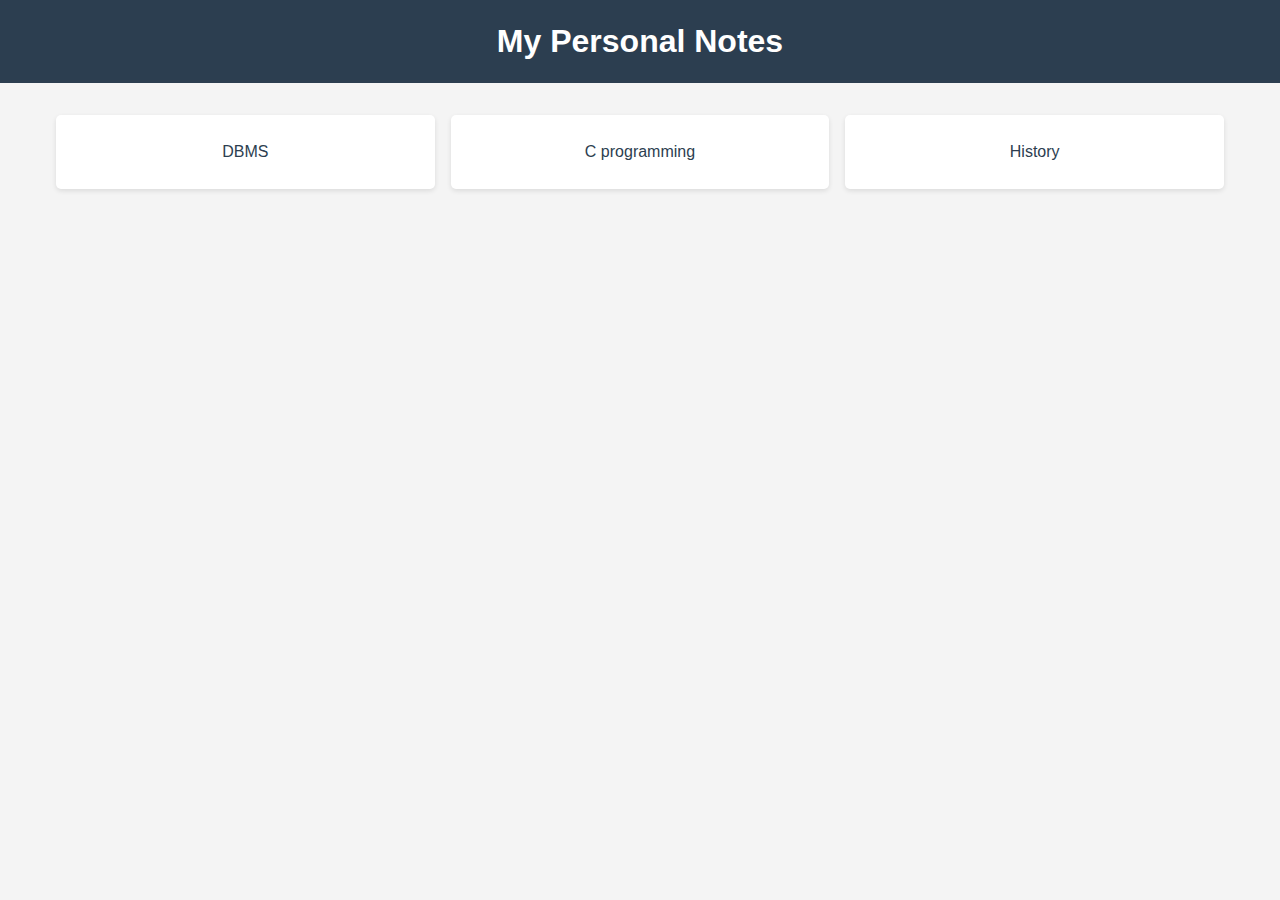
<file: index.html>
<!DOCTYPE html>
<html lang="en">
<head>
    <meta charset="UTF-8">
    <meta name="viewport" content="width=device-width, initial-scale=1.0">
    <title>Personal Notes</title>
    <link rel="stylesheet" href="style.css">
</head>
<body>
    <header>
        <h1>My Personal Notes</h1>
    </header>
    <main>
        <div class="subject-grid">
            <a href="subject.html?folder=DBMS" class="subject-card">DBMS</a>
            <a href="subject.html?folder=C_Programming" class="subject-card">C programming</a>
            <a href="subject.html?folder=History" class="subject-card">History</a>
        </div>
    </main>
</body>
</html>
</file>
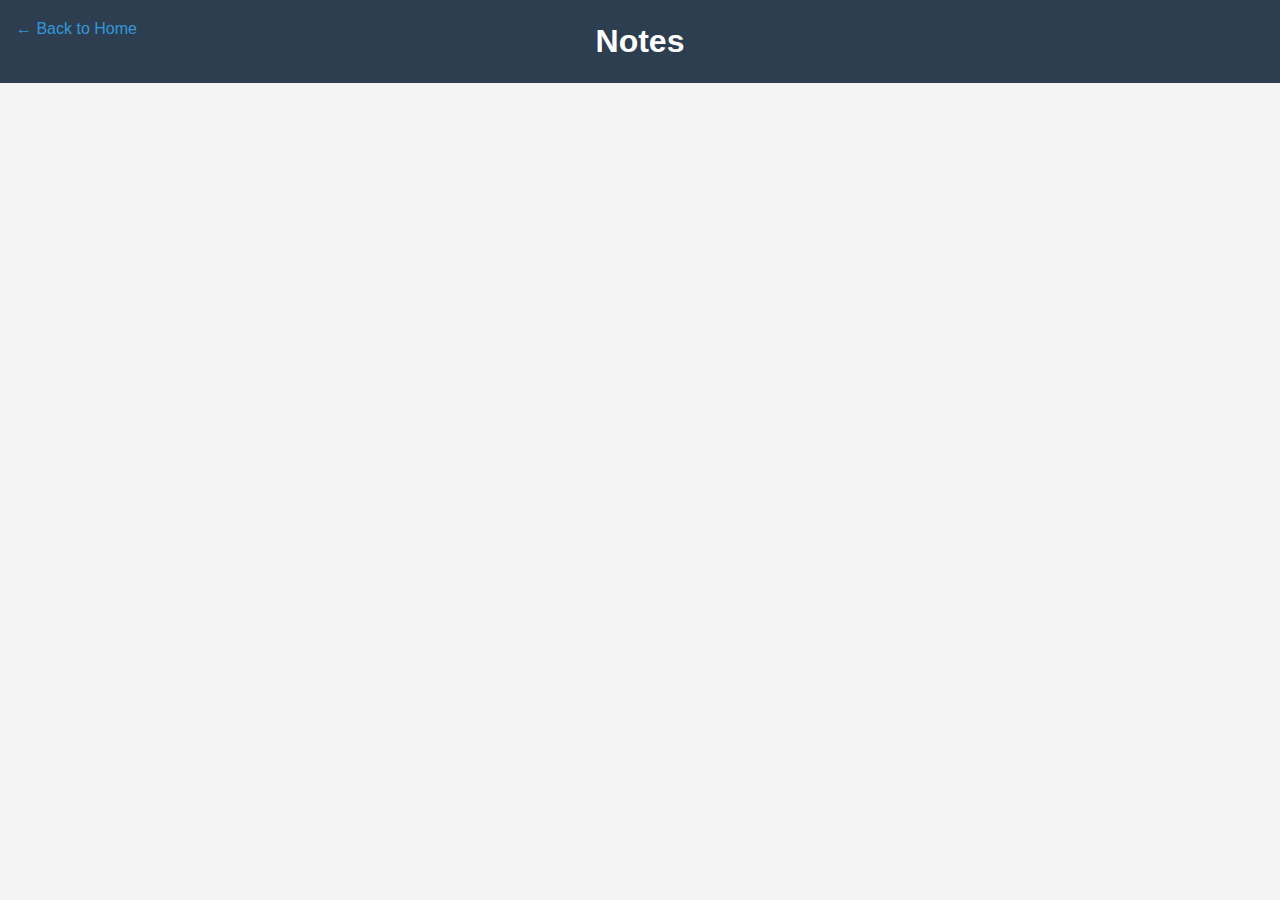
<file: subject.html>
<!DOCTYPE html>
<html lang="en">
<head>
    <meta charset="UTF-8">
    <meta name="viewport" content="width=device-width, initial-scale=1.0">
    <title>Subject Notes</title>
    <link rel="stylesheet" href="style.css">
</head>
<body>
    <header>
        <a href="index.html" class="back-link">&larr; Back to Home</a>
        <h1 id="subject-title">Notes</h1>
    </header>
    <main>
        <div id="notes-list" class="notes-grid"></div>
    </main>
    <script src="script.js"></script>
</body>
</html>
</file>
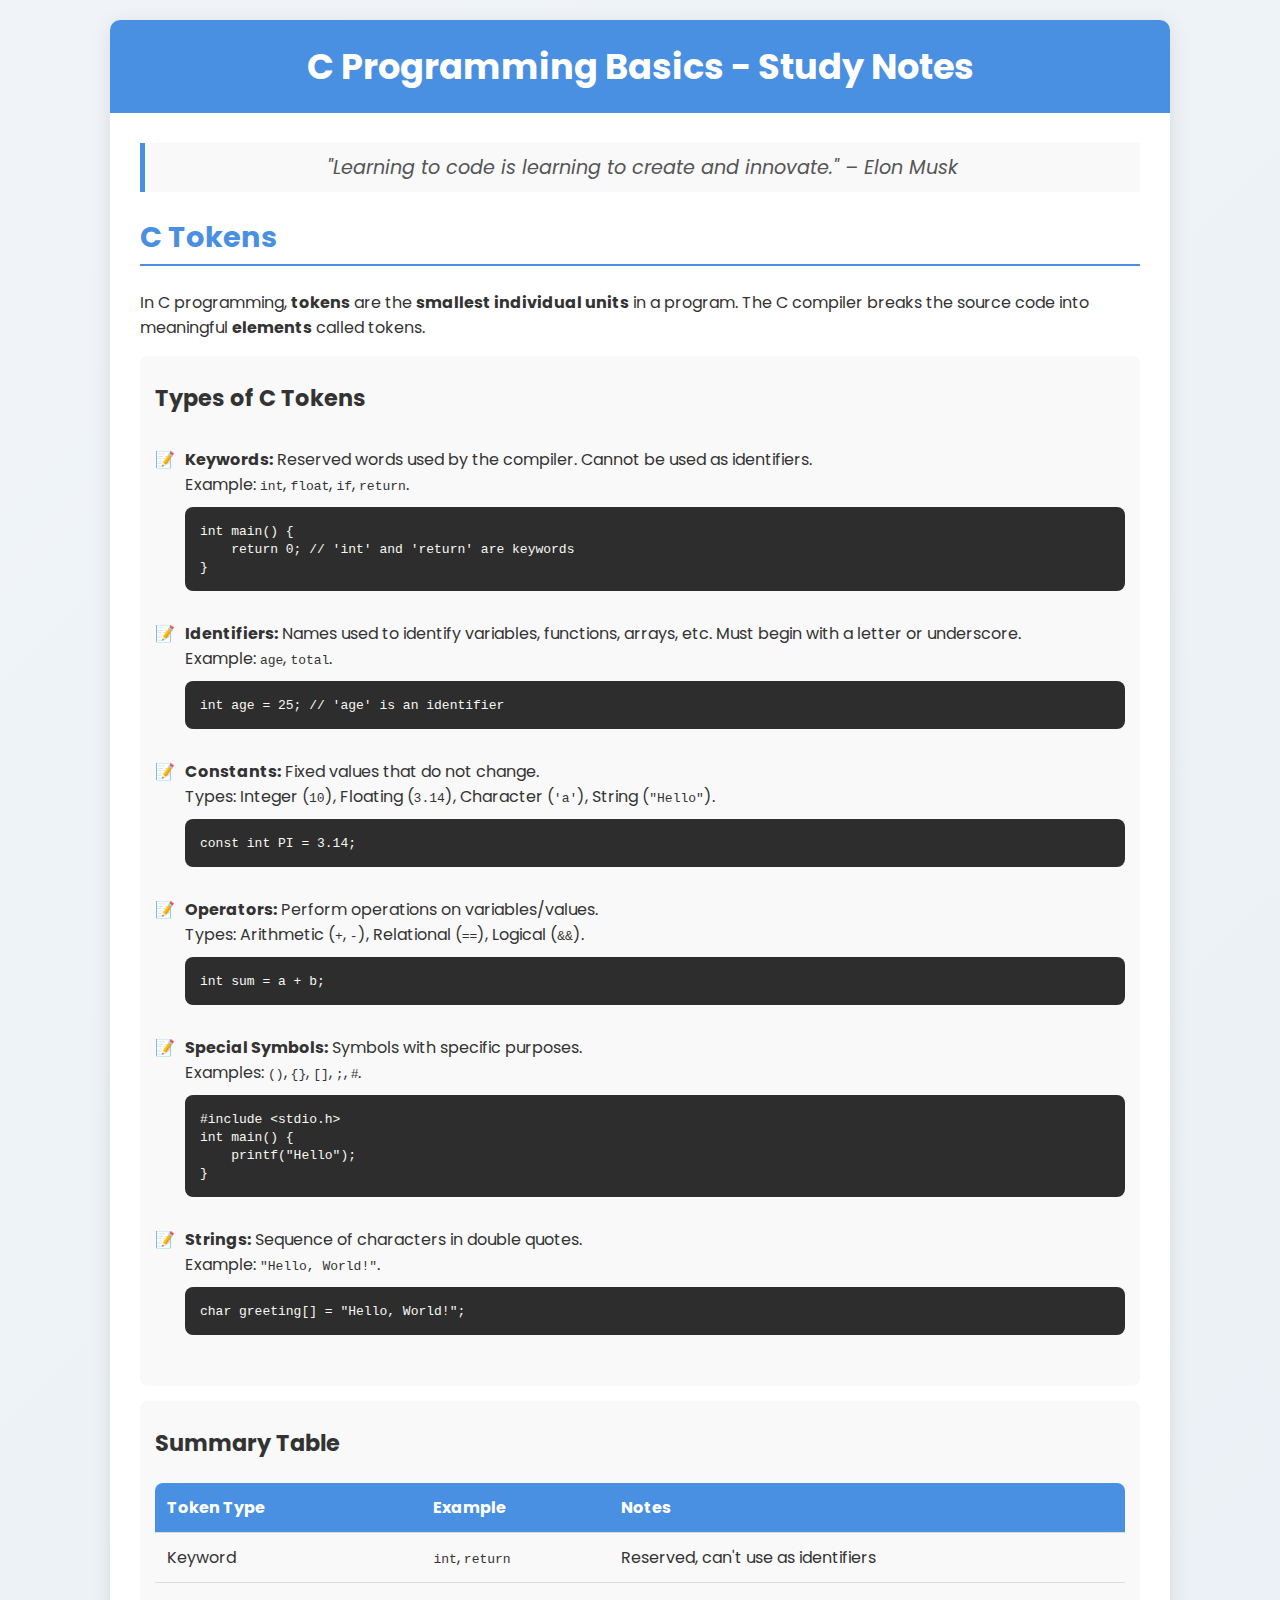
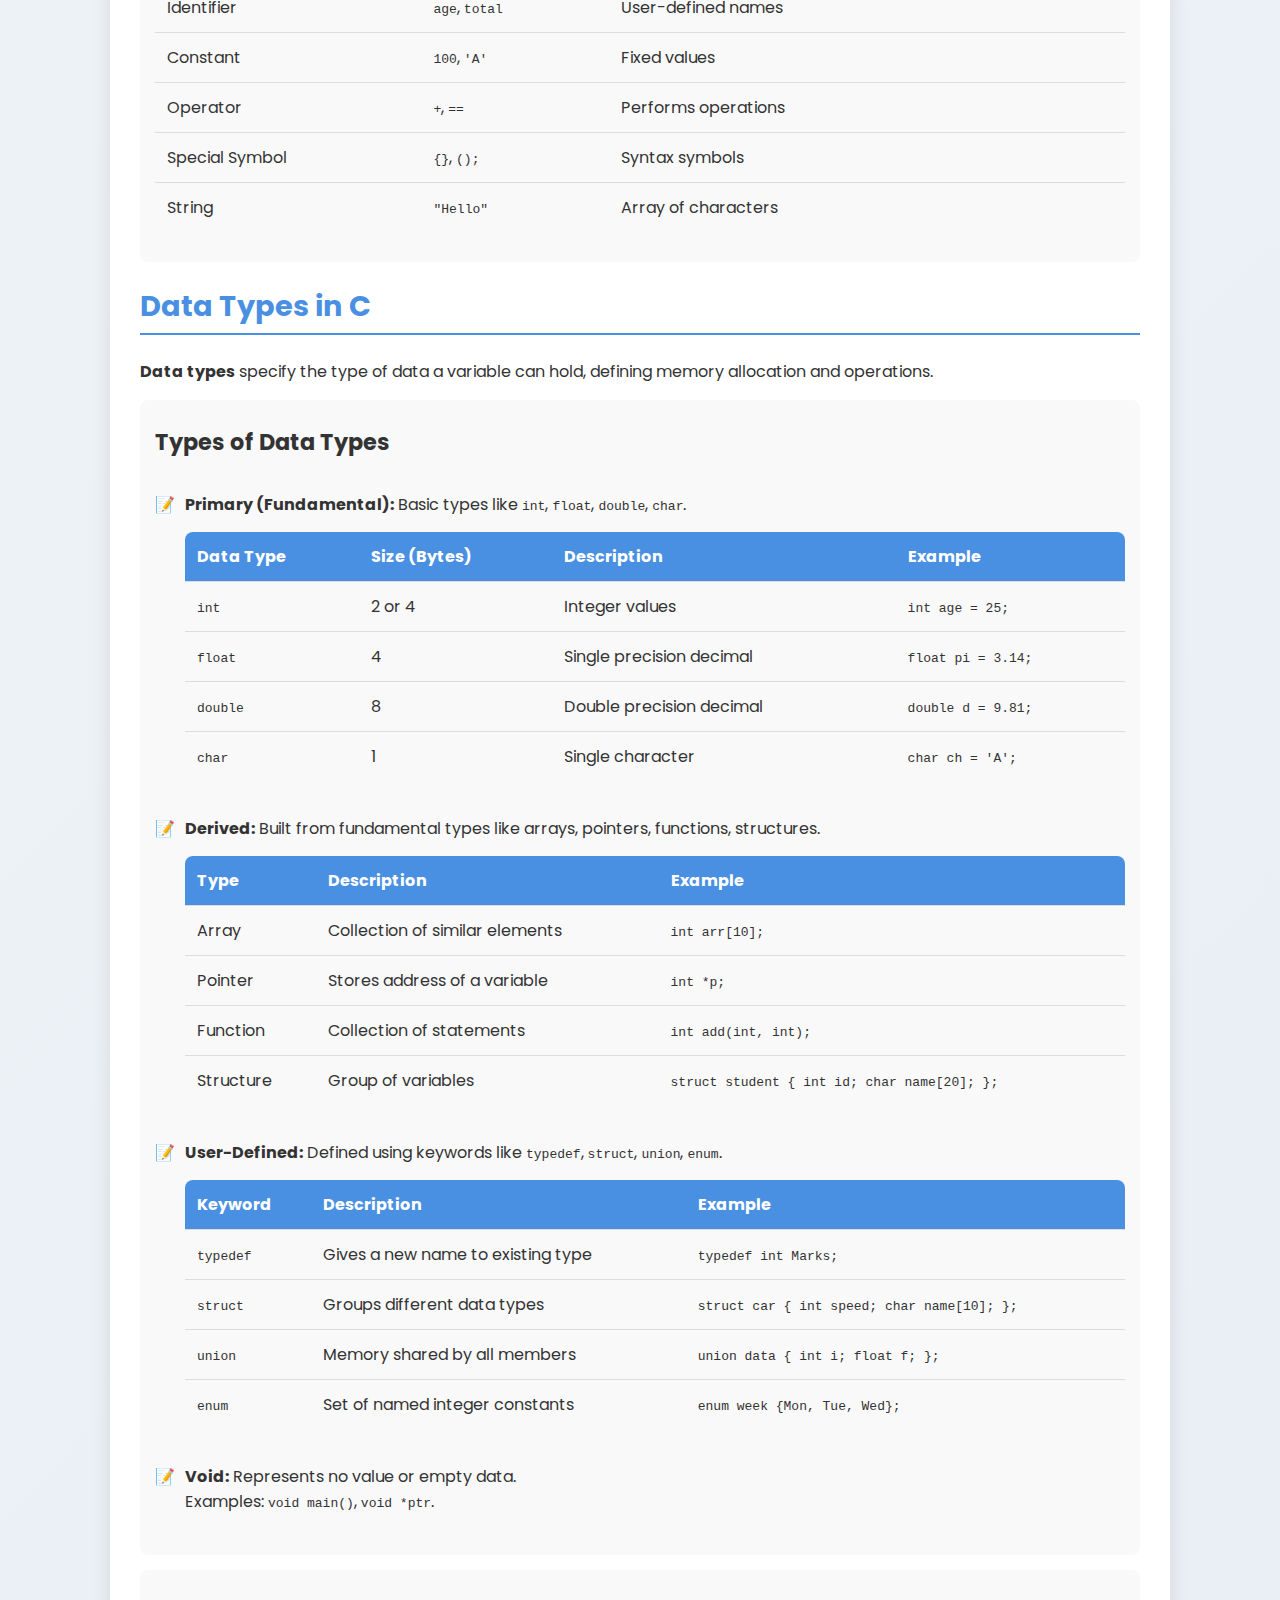
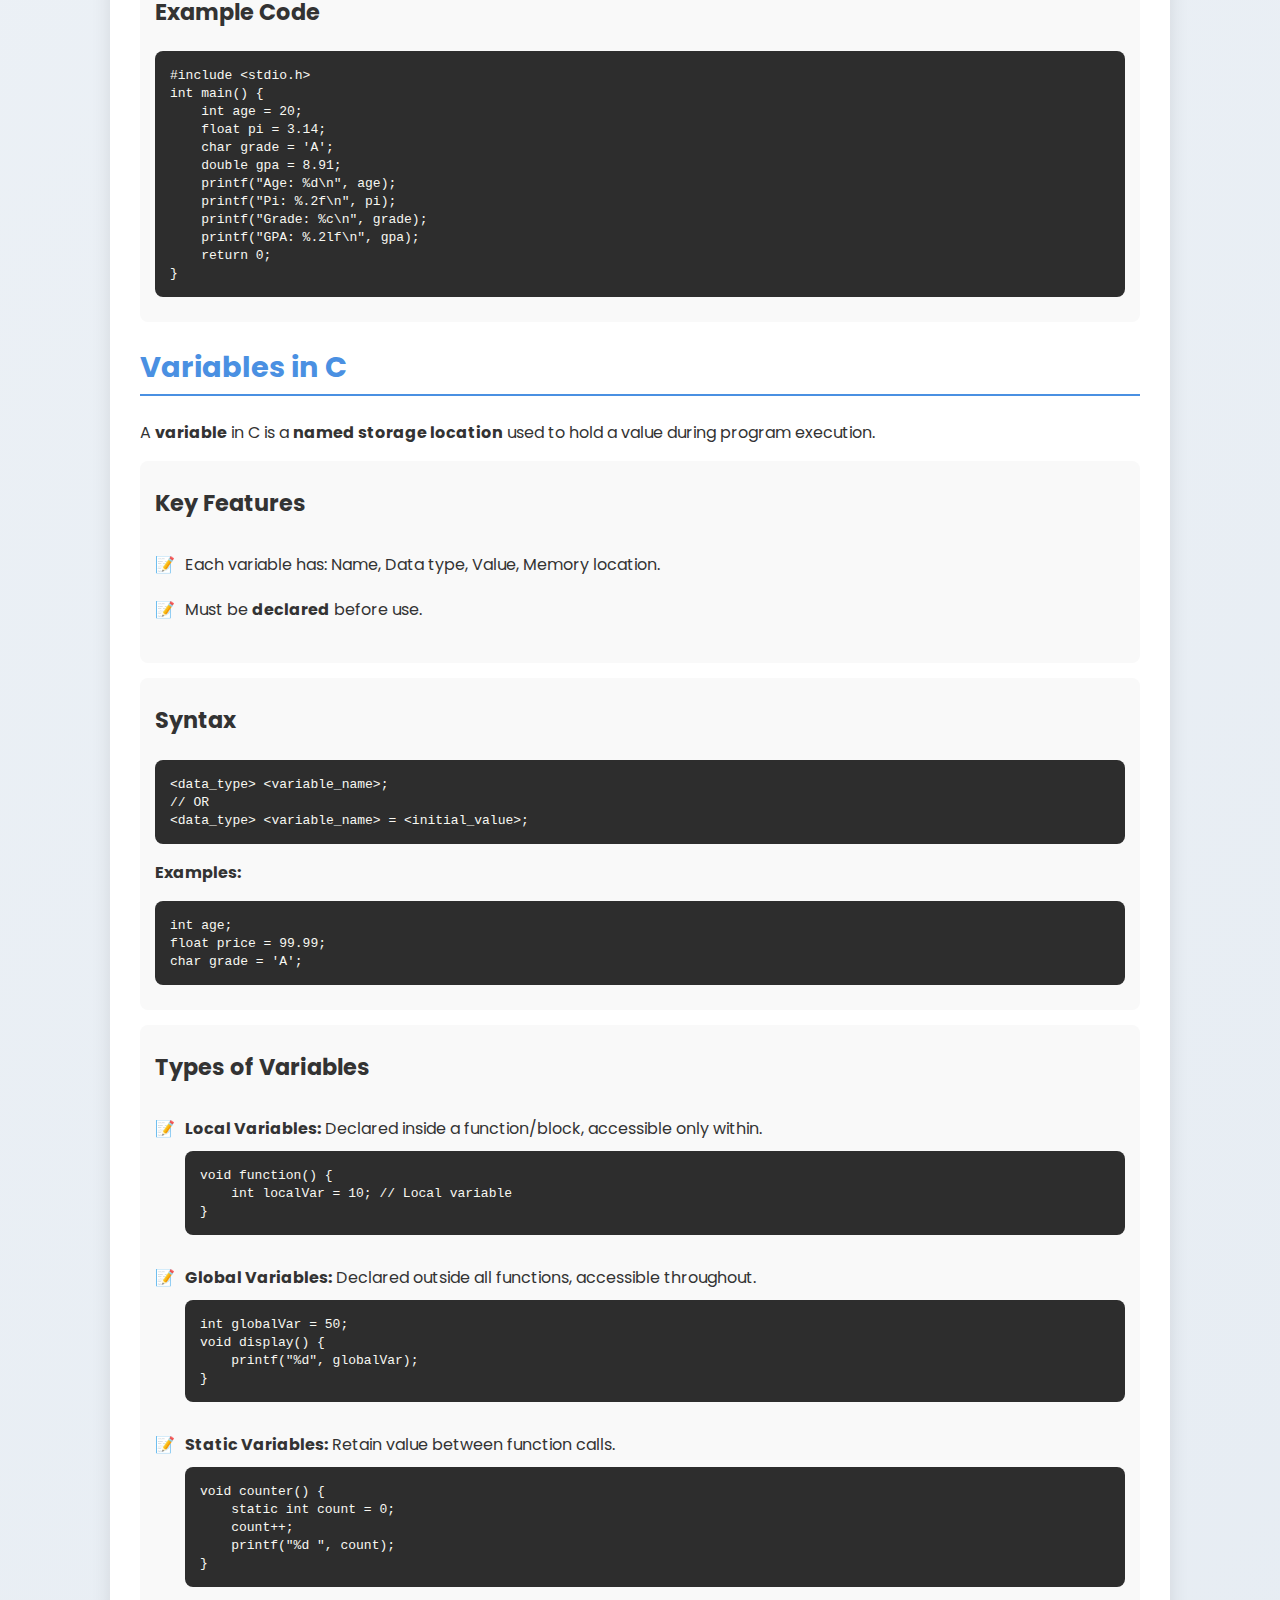
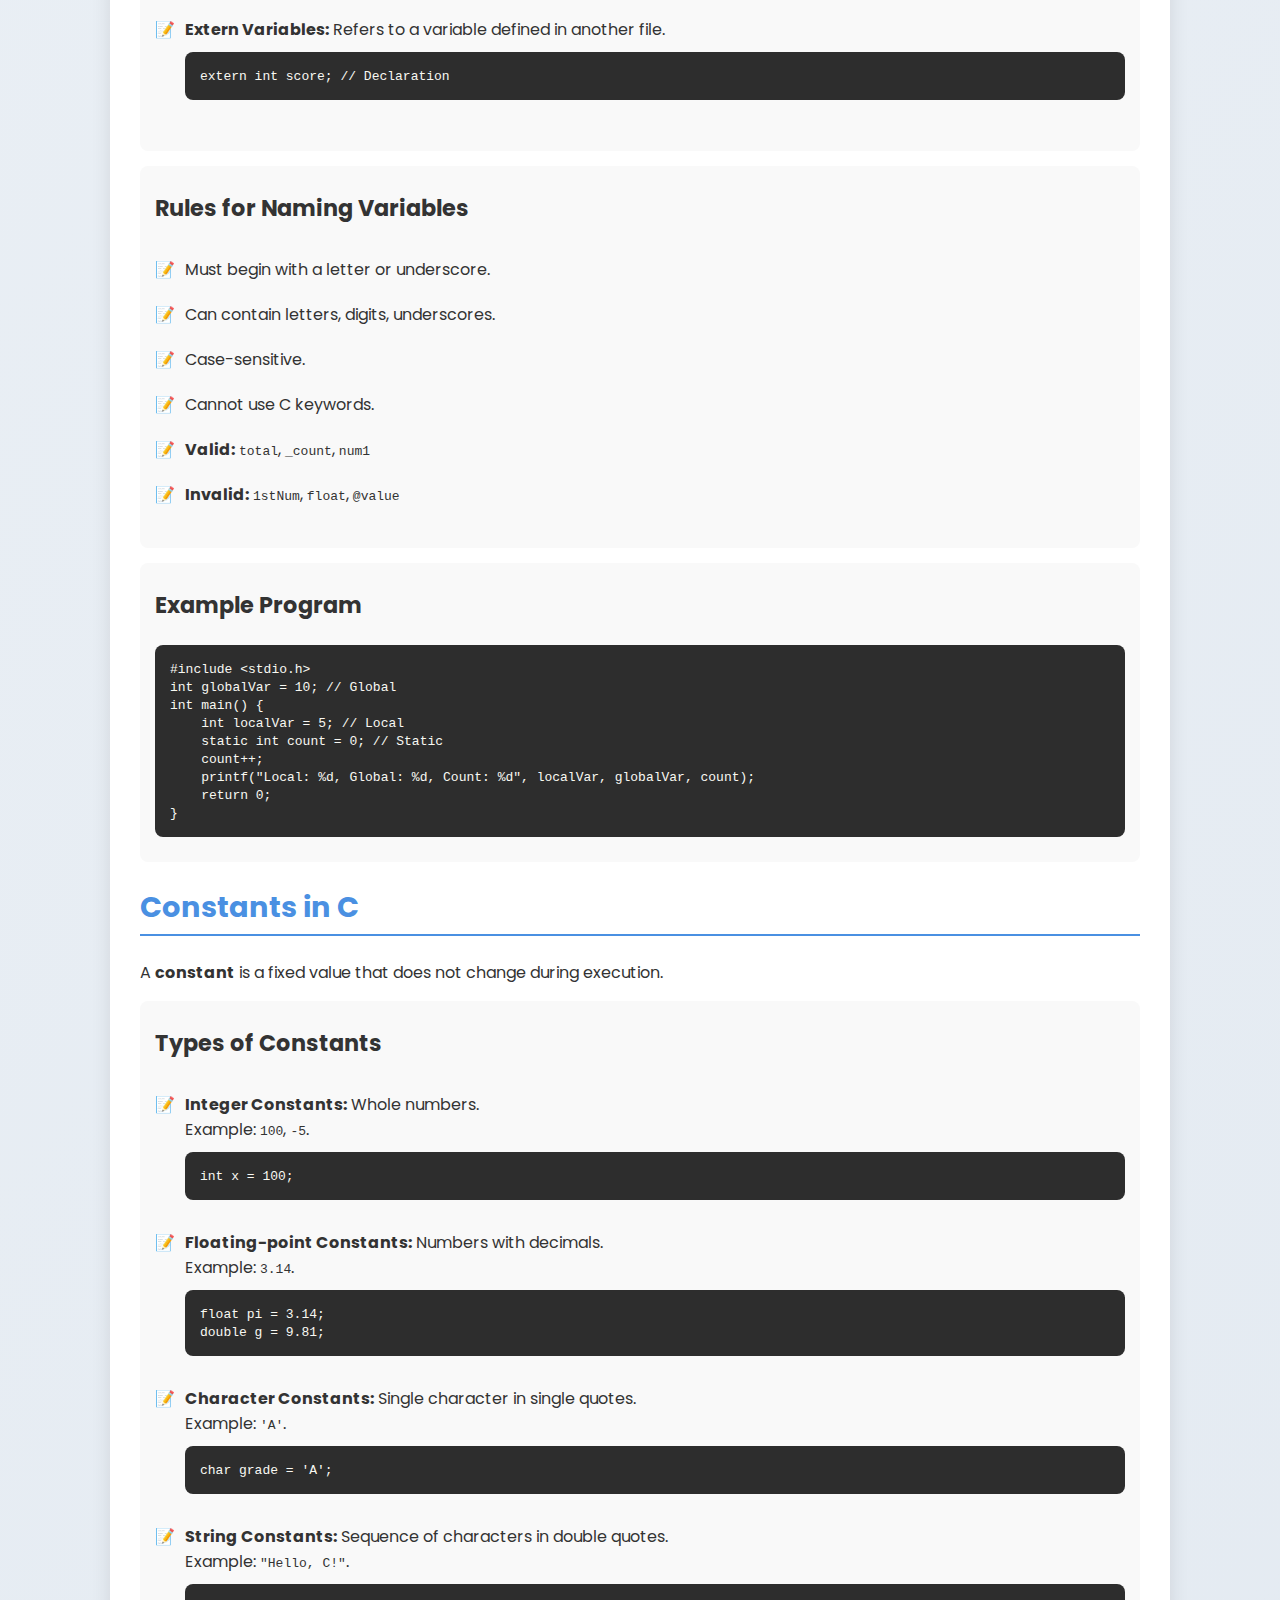
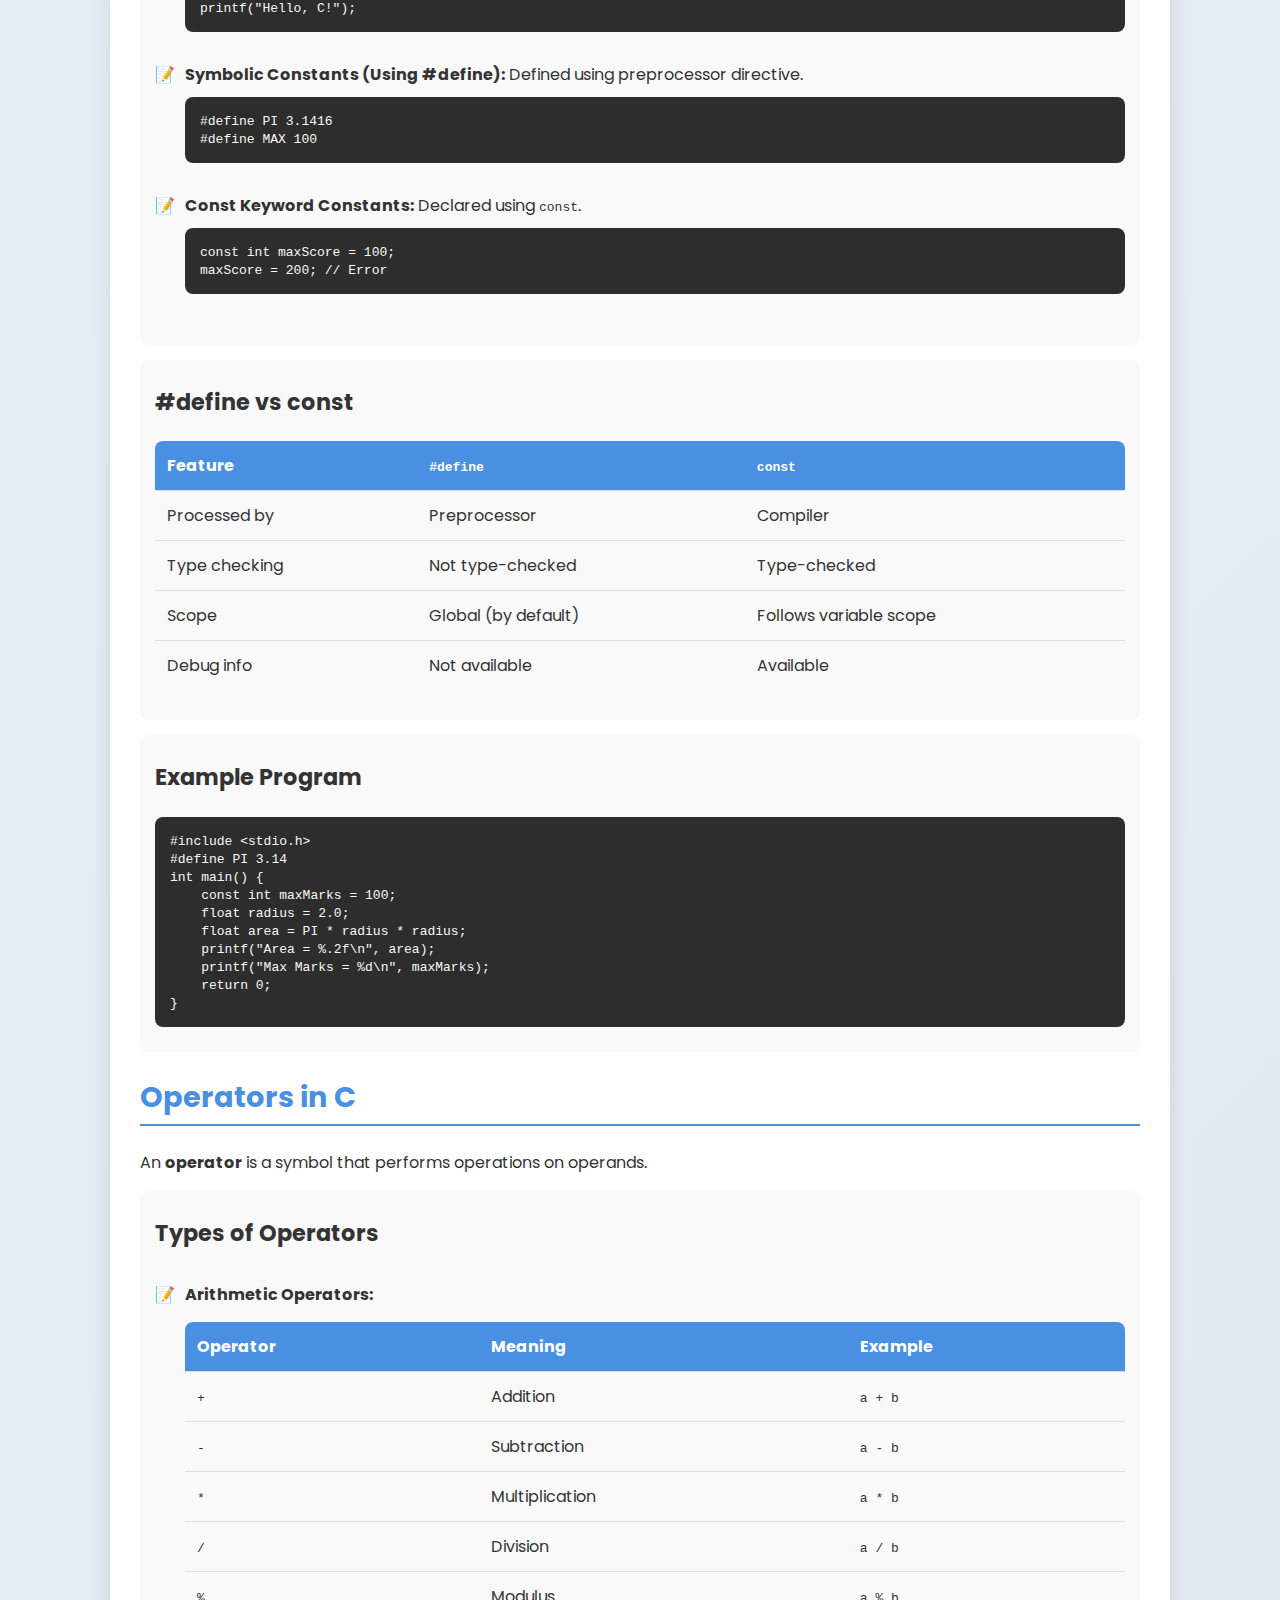
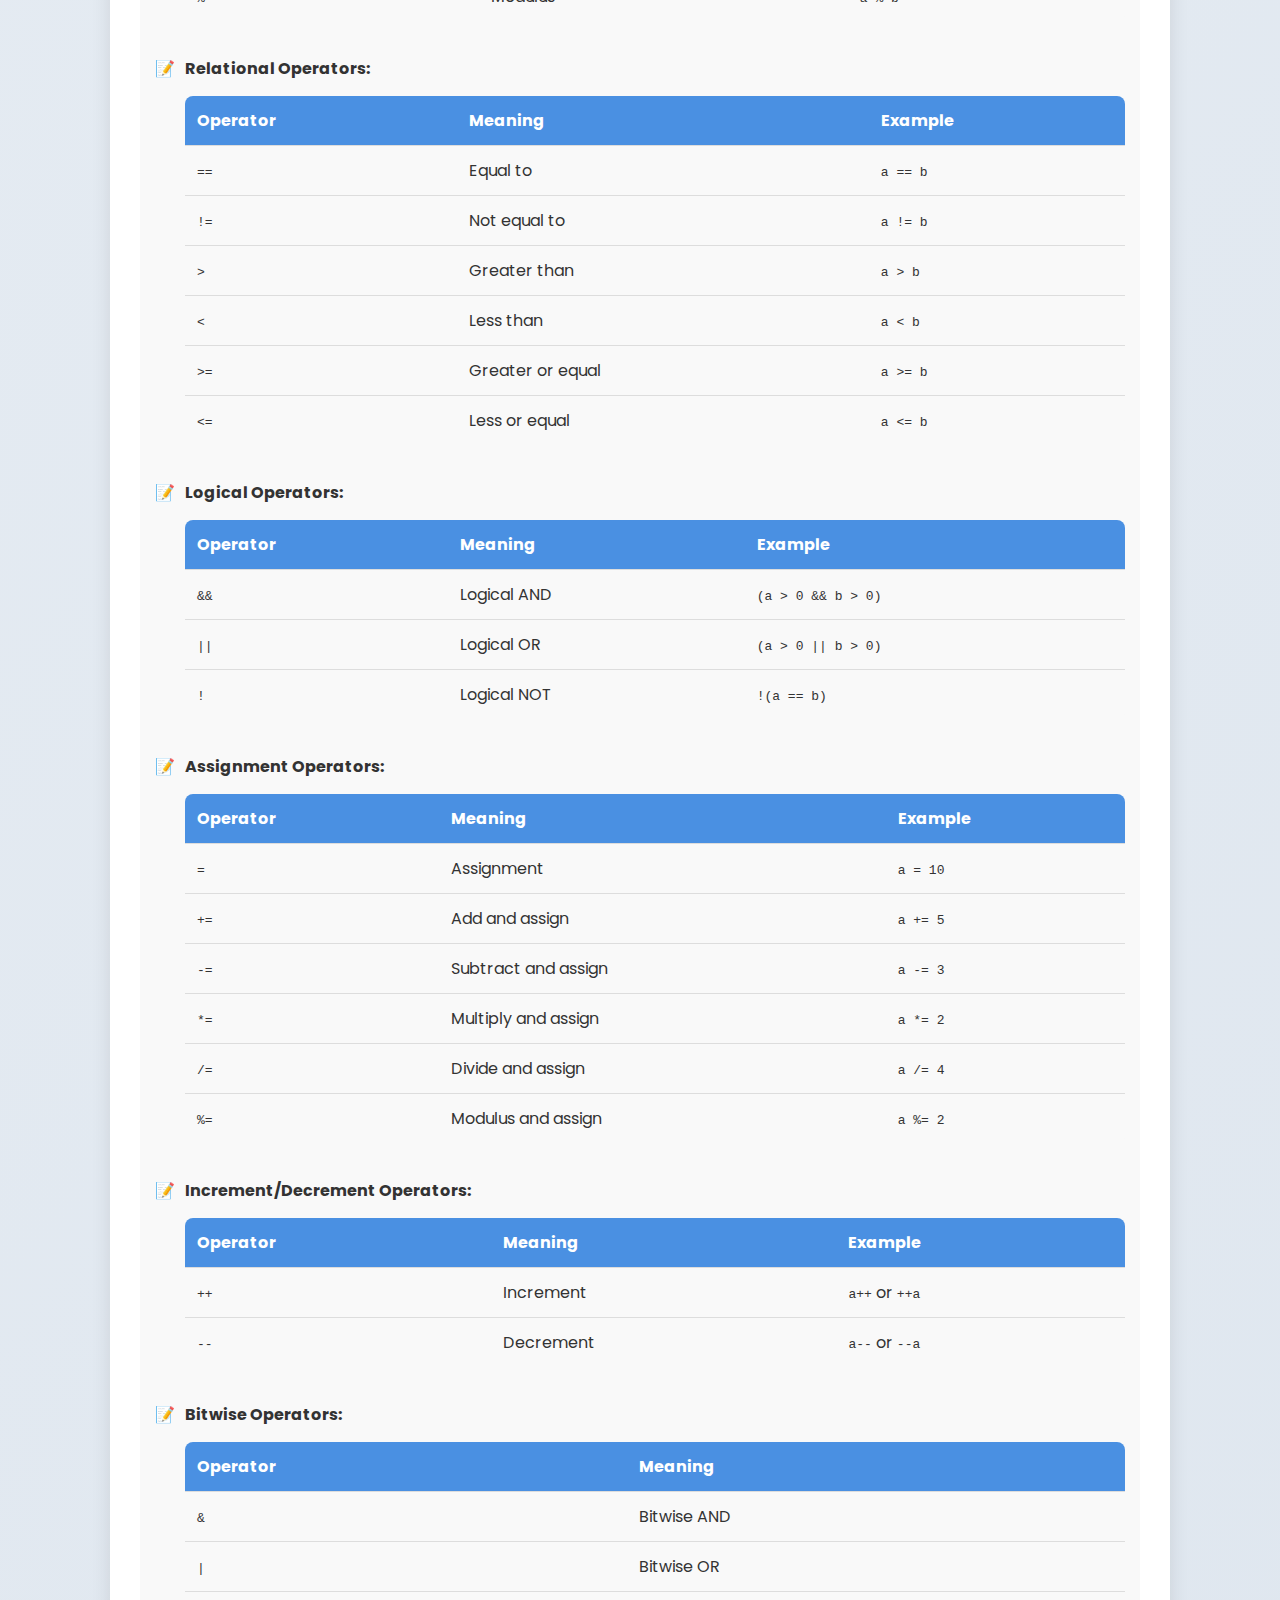
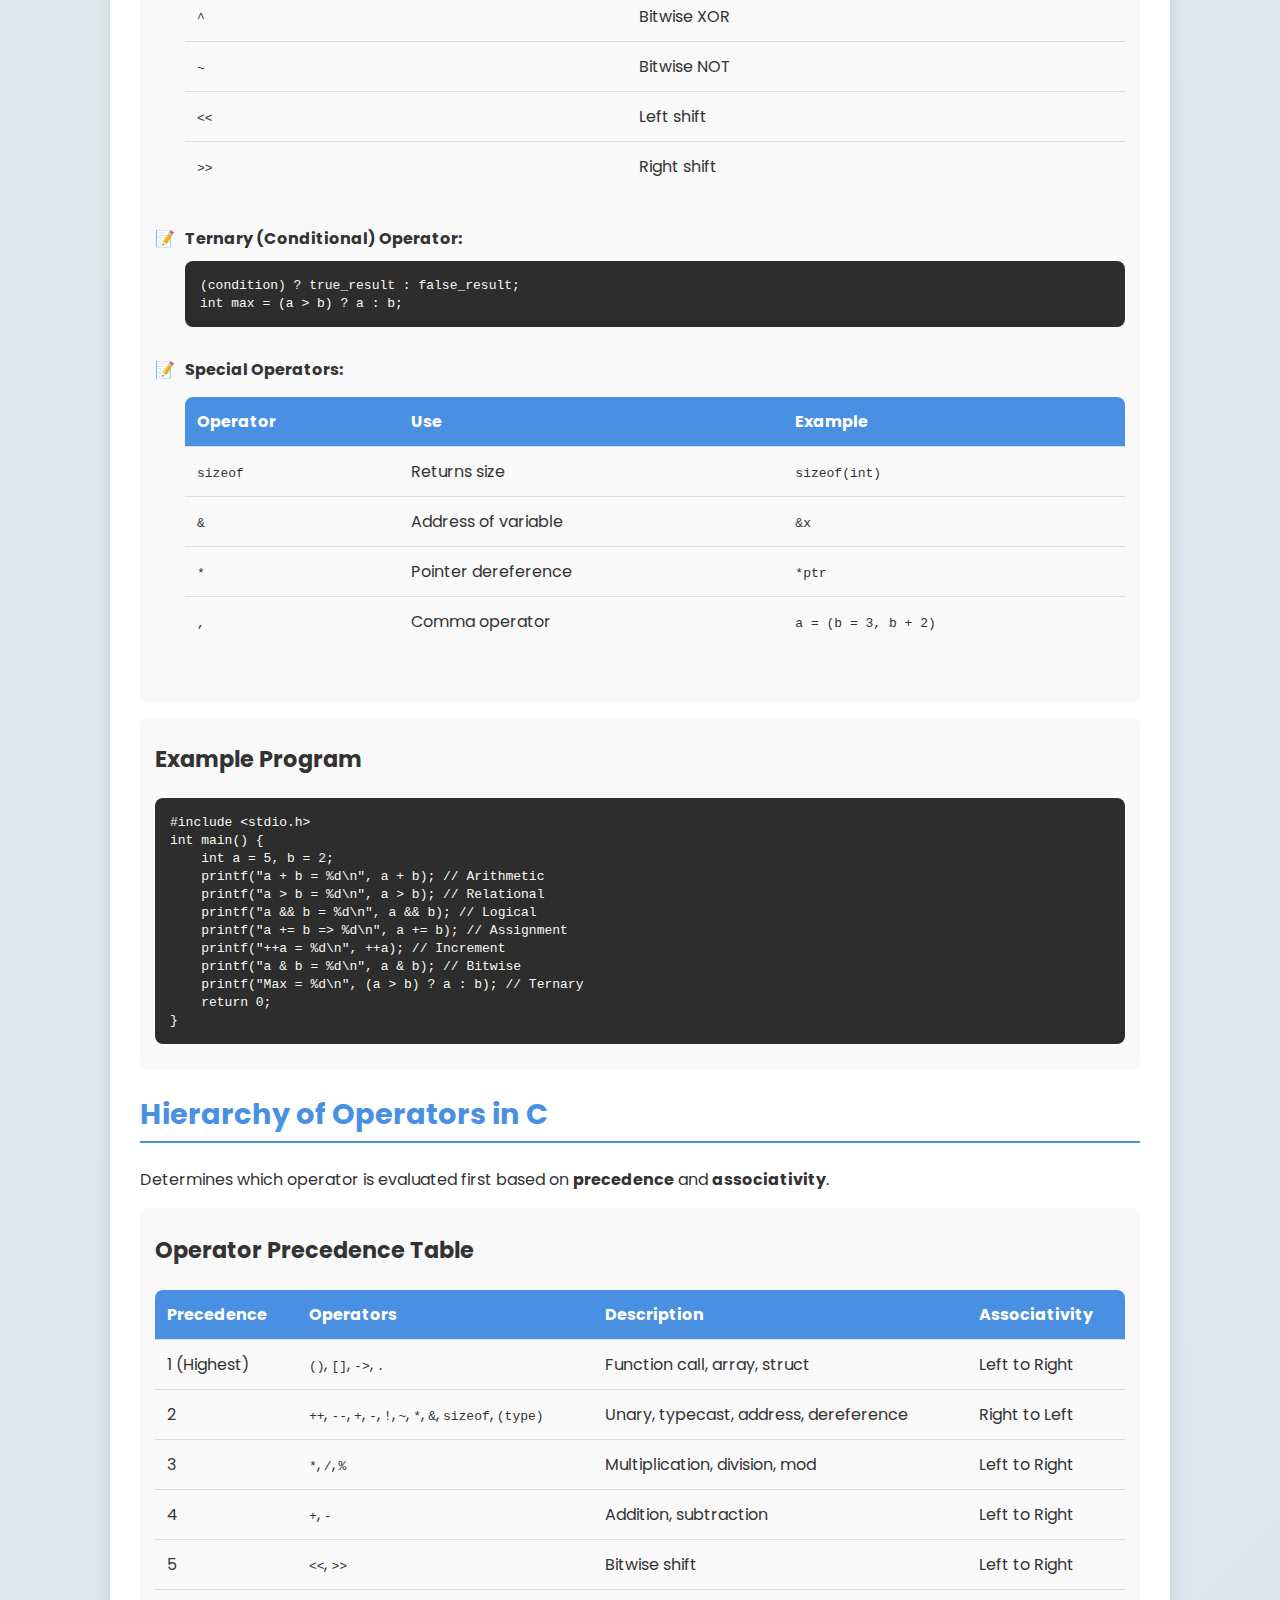
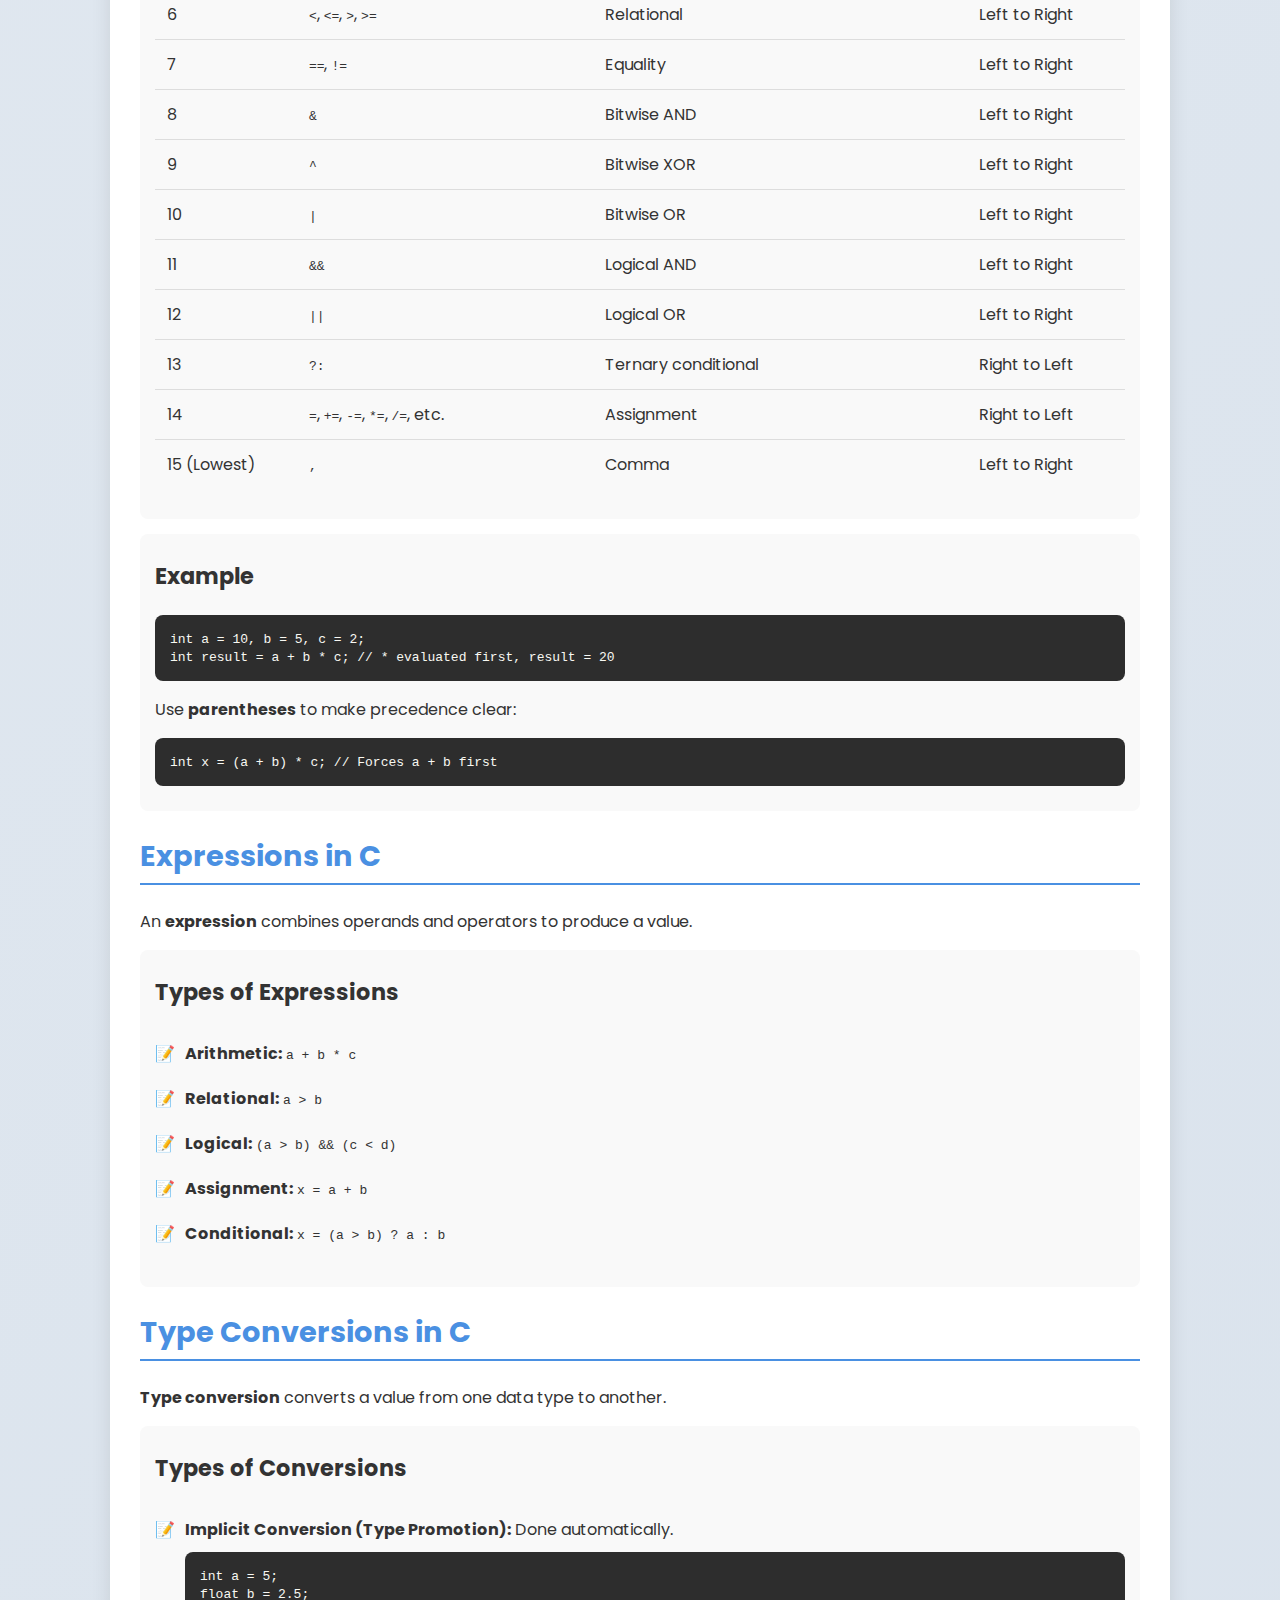
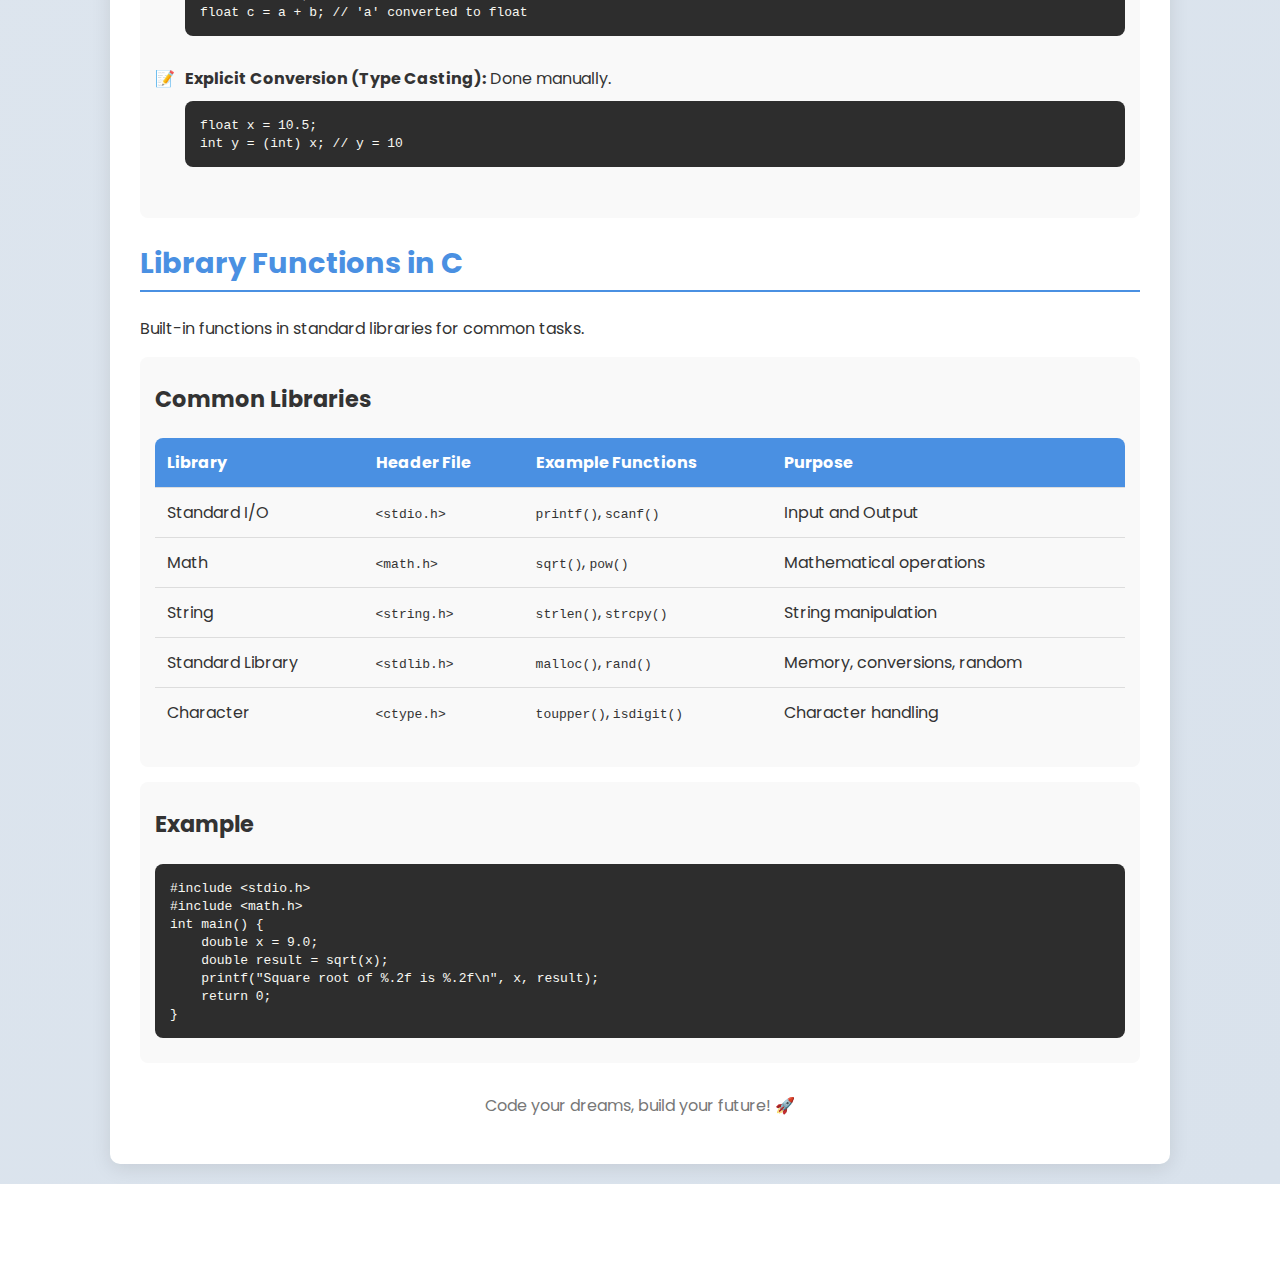
<file: C_Programming/Overview_of C_Language.html>
<!DOCTYPE html>
<html lang="en">
<head>
    <meta charset="UTF-8">
    <meta name="viewport" content="width=device-width, initial-scale=1.0">
    <title>C Programming Basics - Study Notes</title>
    <link href="https://fonts.googleapis.com/css2?family=Poppins:wght@300;400;600&display=swap" rel="stylesheet">
    <style>
        body {
            font-family: 'Poppins', sans-serif;
            background: linear-gradient(135deg, #f0f4f8, #d9e2ec);
            margin: 0;
            padding: 20px;
            color: #333;
        }
        .container {
            max-width: 1000px;
            margin: 0 auto;
            background: #fff;
            border-radius: 10px;
            box-shadow: 0 4px 20px rgba(0, 0, 0, 0.1);
            padding: 30px;
        }
        .header {
            text-align: center;
            background: #4a90e2;
            color: #fff;
            padding: 20px;
            border-radius: 10px 10px 0 0;
            margin: -30px -30px 30px;
        }
        .header h1 {
            margin: 0;
            font-size: 2.2em;
        }
        .quote {
            font-style: italic;
            color: #555;
            text-align: center;
            font-size: 1.2em;
            margin: 20px 0;
            padding: 10px;
            border-left: 5px solid #4a90e2;
            background: #f9f9f9;
        }
        .section {
            margin-bottom: 20px;
        }
        .section h2 {
            color: #4a90e2;
            font-size: 1.8em;
            border-bottom: 2px solid #4a90e2;
            padding-bottom: 5px;
        }
        .section h3 {
            color: #333;
            font-size: 1.4em;
            margin-top: 10px;
        }
        .section ul {
            list-style: none;
            padding: 0;
        }
        .section ul li {
            padding: 10px 0;
            position: relative;
            padding-left: 30px;
        }
        .section ul li::before {
            content: "📝";
            position: absolute;
            left: 0;
            color: #4a90e2;
        }
        .subsection {
            background: #f9f9f9;
            padding: 15px;
            border-radius: 8px;
            margin-bottom: 15px;
        }
        .code-block {
            background: #2d2d2d;
            color: #f8f8f2;
            padding: 15px;
            border-radius: 8px;
            font-family: 'Consolas', monospace;
            margin: 10px 0;
            overflow-x: auto;
        }
        .table {
            width: 100%;
            border-collapse: collapse;
            margin: 15px 0;
            background: #f9f9f9;
            border-radius: 8px;
            overflow: hidden;
        }
        .table th, .table td {
            padding: 12px;
            text-align: left;
            border-bottom: 1px solid #ddd;
        }
        .table th {
            background: #4a90e2;
            color: #fff;
        }
        .table tr:last-child td {
            border-bottom: none;
        }
        .table-container {
            display: flex;
            justify-content: space-between;
            margin-bottom: 20px;
        }
        .table-container div {
            width: 48%;
            background: #f9f9f9;
            padding: 15px;
            border-radius: 8px;
        }
        .table-container h3 {
            color: #333;
            font-size: 1.2em;
            margin-top: 0;
        }
        .table-container ul li::before {
            content: "🔹";
        }
        @media (max-width: 600px) {
            .table, .table-container {
                font-size: 0.9em;
            }
            .table th, .table td {
                padding: 8px;
            }
            .table-container {
                flex-direction: column;
            }
            .table-container div {
                width: 100%;
                margin-bottom: 10px;
            }
        }
        .footer {
            text-align: center;
            margin-top: 30px;
            color: #777;
        }
    </style>
</head>
<body>
    <div class="container">
        <div class="header">
            <h1>C Programming Basics - Study Notes</h1>
        </div>
        <div class="quote">
            "Learning to code is learning to create and innovate." – Elon Musk
        </div>

        <!-- C Tokens -->
        <div class="section">
            <h2>C Tokens</h2>
            <p>In C programming, <strong>tokens</strong> are the <strong>smallest individual units</strong> in a program. The C compiler breaks the source code into meaningful <strong>elements</strong> called tokens.</p>

            <div class="subsection">
                <h3>Types of C Tokens</h3>
                <ul>
                    <li><strong>Keywords:</strong> Reserved words used by the compiler. Cannot be used as identifiers. <br>Example: <code>int</code>, <code>float</code>, <code>if</code>, <code>return</code>.
                        <div class="code-block">
                            <code>
int main() {<br>
&nbsp;&nbsp;&nbsp;&nbsp;return 0;  // 'int' and 'return' are keywords<br>
}
                            </code>
                        </div>
                    </li>
                    <li><strong>Identifiers:</strong> Names used to identify variables, functions, arrays, etc. Must begin with a letter or underscore. <br>Example: <code>age</code>, <code>total</code>.
                        <div class="code-block">
                            <code>
int age = 25;  // 'age' is an identifier
                            </code>
                        </div>
                    </li>
                    <li><strong>Constants:</strong> Fixed values that do not change. <br>Types: Integer (<code>10</code>), Floating (<code>3.14</code>), Character (<code>'a'</code>), String (<code>"Hello"</code>).
                        <div class="code-block">
                            <code>
const int PI = 3.14;
                            </code>
                        </div>
                    </li>
                    <li><strong>Operators:</strong> Perform operations on variables/values. <br>Types: Arithmetic (<code>+</code>, <code>-</code>), Relational (<code>==</code>), Logical (<code>&&</code>).
                        <div class="code-block">
                            <code>
int sum = a + b;
                            </code>
                        </div>
                    </li>
                    <li><strong>Special Symbols:</strong> Symbols with specific purposes. <br>Examples: <code>()</code>, <code>{}</code>, <code>[]</code>, <code>;</code>, <code>#</code>.
                        <div class="code-block">
                            <code>
#include &lt;stdio.h&gt;<br>
int main() {<br>
&nbsp;&nbsp;&nbsp;&nbsp;printf("Hello");<br>
}
                            </code>
                        </div>
                    </li>
                    <li><strong>Strings:</strong> Sequence of characters in double quotes. <br>Example: <code>"Hello, World!"</code>.
                        <div class="code-block">
                            <code>
char greeting[] = "Hello, World!";
                            </code>
                        </div>
                    </li>
                </ul>
            </div>
            <div class="subsection">
                <h3>Summary Table</h3>
                <table class="table">
                    <tr>
                        <th>Token Type</th>
                        <th>Example</th>
                        <th>Notes</th>
                    </tr>
                    <tr>
                        <td>Keyword</td>
                        <td><code>int</code>, <code>return</code></td>
                        <td>Reserved, can't use as identifiers</td>
                    </tr>
                    <tr>
                        <td>Identifier</td>
                        <td><code>age</code>, <code>total</code></td>
                        <td>User-defined names</td>
                    </tr>
                    <tr>
                        <td>Constant</td>
                        <td><code>100</code>, <code>'A'</code></td>
                        <td>Fixed values</td>
                    </tr>
                    <tr>
                        <td>Operator</td>
                        <td><code>+</code>, <code>==</code></td>
                        <td>Performs operations</td>
                    </tr>
                    <tr>
                        <td>Special Symbol</td>
                        <td><code>{}</code>, <code>();</code></td>
                        <td>Syntax symbols</td>
                    </tr>
                    <tr>
                        <td>String</td>
                        <td><code>"Hello"</code></td>
                        <td>Array of characters</td>
                    </tr>
                </table>
            </div>
        </div>

        <!-- Data Types in C -->
        <div class="section">
            <h2>Data Types in C</h2>
            <p><strong>Data types</strong> specify the type of data a variable can hold, defining memory allocation and operations.</p>

            <div class="subsection">
                <h3>Types of Data Types</h3>
                <ul>
                    <li><strong>Primary (Fundamental):</strong> Basic types like <code>int</code>, <code>float</code>, <code>double</code>, <code>char</code>.
                        <table class="table">
                            <tr>
                                <th>Data Type</th>
                                <th>Size (Bytes)</th>
                                <th>Description</th>
                                <th>Example</th>
                            </tr>
                            <tr>
                                <td><code>int</code></td>
                                <td>2 or 4</td>
                                <td>Integer values</td>
                                <td><code>int age = 25;</code></td>
                            </tr>
                            <tr>
                                <td><code>float</code></td>
                                <td>4</td>
                                <td>Single precision decimal</td>
                                <td><code>float pi = 3.14;</code></td>
                            </tr>
                            <tr>
                                <td><code>double</code></td>
                                <td>8</td>
                                <td>Double precision decimal</td>
                                <td><code>double d = 9.81;</code></td>
                            </tr>
                            <tr>
                                <td><code>char</code></td>
                                <td>1</td>
                                <td>Single character</td>
                                <td><code>char ch = 'A';</code></td>
                            </tr>
                        </table>
                    </li>
                    <li><strong>Derived:</strong> Built from fundamental types like arrays, pointers, functions, structures.
                        <table class="table">
                            <tr>
                                <th>Type</th>
                                <th>Description</th>
                                <th>Example</th>
                            </tr>
                            <tr>
                                <td>Array</td>
                                <td>Collection of similar elements</td>
                                <td><code>int arr[10];</code></td>
                            </tr>
                            <tr>
                                <td>Pointer</td>
                                <td>Stores address of a variable</td>
                                <td><code>int *p;</code></td>
                            </tr>
                            <tr>
                                <td>Function</td>
                                <td>Collection of statements</td>
                                <td><code>int add(int, int);</code></td>
                            </tr>
                            <tr>
                                <td>Structure</td>
                                <td>Group of variables</td>
                                <td><code>struct student { int id; char name[20]; };</code></td>
                            </tr>
                        </table>
                    </li>
                    <li><strong>User-Defined:</strong> Defined using keywords like <code>typedef</code>, <code>struct</code>, <code>union</code>, <code>enum</code>.
                        <table class="table">
                            <tr>
                                <th>Keyword</th>
                                <th>Description</th>
                                <th>Example</th>
                            </tr>
                            <tr>
                                <td><code>typedef</code></td>
                                <td>Gives a new name to existing type</td>
                                <td><code>typedef int Marks;</code></td>
                            </tr>
                            <tr>
                                <td><code>struct</code></td>
                                <td>Groups different data types</td>
                                <td><code>struct car { int speed; char name[10]; };</code></td>
                            </tr>
                            <tr>
                                <td><code>union</code></td>
                                <td>Memory shared by all members</td>
                                <td><code>union data { int i; float f; };</code></td>
                            </tr>
                            <tr>
                                <td><code>enum</code></td>
                                <td>Set of named integer constants</td>
                                <td><code>enum week {Mon, Tue, Wed};</code></td>
                            </tr>
                        </table>
                    </li>
                    <li><strong>Void:</strong> Represents no value or empty data. <br>Examples: <code>void main()</code>, <code>void *ptr</code>.</li>
                </ul>
            </div>
            <div class="subsection">
                <h3>Example Code</h3>
                <div class="code-block">
                    <code>
#include &lt;stdio.h&gt;<br>
int main() {<br>
&nbsp;&nbsp;&nbsp;&nbsp;int age = 20;<br>
&nbsp;&nbsp;&nbsp;&nbsp;float pi = 3.14;<br>
&nbsp;&nbsp;&nbsp;&nbsp;char grade = 'A';<br>
&nbsp;&nbsp;&nbsp;&nbsp;double gpa = 8.91;<br>
&nbsp;&nbsp;&nbsp;&nbsp;printf("Age: %d\n", age);<br>
&nbsp;&nbsp;&nbsp;&nbsp;printf("Pi: %.2f\n", pi);<br>
&nbsp;&nbsp;&nbsp;&nbsp;printf("Grade: %c\n", grade);<br>
&nbsp;&nbsp;&nbsp;&nbsp;printf("GPA: %.2lf\n", gpa);<br>
&nbsp;&nbsp;&nbsp;&nbsp;return 0;<br>
}
                    </code>
                </div>
            </div>
        </div>

        <!-- Variables in C -->
        <div class="section">
            <h2>Variables in C</h2>
            <p>A <strong>variable</strong> in C is a <strong>named storage location</strong> used to hold a value during program execution.</p>

            <div class="subsection">
                <h3>Key Features</h3>
                <ul>
                    <li>Each variable has: Name, Data type, Value, Memory location.</li>
                    <li>Must be <strong>declared</strong> before use.</li>
                </ul>
            </div>
            <div class="subsection">
                <h3>Syntax</h3>
                <div class="code-block">
                    <code>
&lt;data_type&gt; &lt;variable_name&gt;;<br>
// OR<br>
&lt;data_type&gt; &lt;variable_name&gt; = &lt;initial_value&gt;;
                    </code>
                </div>
                <p><strong>Examples:</strong></p>
                <div class="code-block">
                    <code>
int age;<br>
float price = 99.99;<br>
char grade = 'A';
                    </code>
                </div>
            </div>
            <div class="subsection">
                <h3>Types of Variables</h3>
                <ul>
                    <li><strong>Local Variables:</strong> Declared inside a function/block, accessible only within.
                        <div class="code-block">
                            <code>
void function() {<br>
&nbsp;&nbsp;&nbsp;&nbsp;int localVar = 10;  // Local variable<br>
}
                            </code>
                        </div>
                    </li>
                    <li><strong>Global Variables:</strong> Declared outside all functions, accessible throughout.
                        <div class="code-block">
                            <code>
int globalVar = 50;<br>
void display() {<br>
&nbsp;&nbsp;&nbsp;&nbsp;printf("%d", globalVar);<br>
}
                            </code>
                        </div>
                    </li>
                    <li><strong>Static Variables:</strong> Retain value between function calls.
                        <div class="code-block">
                            <code>
void counter() {<br>
&nbsp;&nbsp;&nbsp;&nbsp;static int count = 0;<br>
&nbsp;&nbsp;&nbsp;&nbsp;count++;<br>
&nbsp;&nbsp;&nbsp;&nbsp;printf("%d ", count);<br>
}
                            </code>
                        </div>
                    </li>
                    <li><strong>Extern Variables:</strong> Refers to a variable defined in another file.
                        <div class="code-block">
                            <code>
extern int score;  // Declaration
                            </code>
                        </div>
                    </li>
                </ul>
            </div>
            <div class="subsection">
                <h3>Rules for Naming Variables</h3>
                <ul>
                    <li>Must begin with a letter or underscore.</li>
                    <li>Can contain letters, digits, underscores.</li>
                    <li>Case-sensitive.</li>
                    <li>Cannot use C keywords.</li>
                    <li><strong>Valid:</strong> <code>total</code>, <code>_count</code>, <code>num1</code></li>
                    <li><strong>Invalid:</strong> <code>1stNum</code>, <code>float</code>, <code>@value</code></li>
                </ul>
            </div>
            <div class="subsection">
                <h3>Example Program</h3>
                <div class="code-block">
                    <code>
#include &lt;stdio.h&gt;<br>
int globalVar = 10;  // Global<br>
int main() {<br>
&nbsp;&nbsp;&nbsp;&nbsp;int localVar = 5;  // Local<br>
&nbsp;&nbsp;&nbsp;&nbsp;static int count = 0;  // Static<br>
&nbsp;&nbsp;&nbsp;&nbsp;count++;<br>
&nbsp;&nbsp;&nbsp;&nbsp;printf("Local: %d, Global: %d, Count: %d", localVar, globalVar, count);<br>
&nbsp;&nbsp;&nbsp;&nbsp;return 0;<br>
}
                    </code>
                </div>
            </div>
        </div>

        <!-- Constants in C -->
        <div class="section">
            <h2>Constants in C</h2>
            <p>A <strong>constant</strong> is a fixed value that does not change during execution.</p>

            <div class="subsection">
                <h3>Types of Constants</h3>
                <ul>
                    <li><strong>Integer Constants:</strong> Whole numbers. <br>Example: <code>100</code>, <code>-5</code>.
                        <div class="code-block">
                            <code>
int x = 100;
                            </code>
                        </div>
                    </li>
                    <li><strong>Floating-point Constants:</strong> Numbers with decimals. <br>Example: <code>3.14</code>.
                        <div class="code-block">
                            <code>
float pi = 3.14;<br>
double g = 9.81;
                            </code>
                        </div>
                    </li>
                    <li><strong>Character Constants:</strong> Single character in single quotes. <br>Example: <code>'A'</code>.
                        <div class="code-block">
                            <code>
char grade = 'A';
                            </code>
                        </div>
                    </li>
                    <li><strong>String Constants:</strong> Sequence of characters in double quotes. <br>Example: <code>"Hello, C!"</code>.
                        <div class="code-block">
                            <code>
printf("Hello, C!");
                            </code>
                        </div>
                    </li>
                    <li><strong>Symbolic Constants (Using #define):</strong> Defined using preprocessor directive.
                        <div class="code-block">
                            <code>
#define PI 3.1416<br>
#define MAX 100
                            </code>
                        </div>
                    </li>
                    <li><strong>Const Keyword Constants:</strong> Declared using <code>const</code>.
                        <div class="code-block">
                            <code>
const int maxScore = 100;<br>
maxScore = 200;  // Error
                            </code>
                        </div>
                    </li>
                </ul>
            </div>
            <div class="subsection">
                <h3>#define vs const</h3>
                <table class="table">
                    <tr>
                        <th>Feature</th>
                        <th><code>#define</code></th>
                        <th><code>const</code></th>
                    </tr>
                    <tr>
                        <td>Processed by</td>
                        <td>Preprocessor</td>
                        <td>Compiler</td>
                    </tr>
                    <tr>
                        <td>Type checking</td>
                        <td>Not type-checked</td>
                        <td>Type-checked</td>
                    </tr>
                    <tr>
                        <td>Scope</td>
                        <td>Global (by default)</td>
                        <td>Follows variable scope</td>
                    </tr>
                    <tr>
                        <td>Debug info</td>
                        <td>Not available</td>
                        <td>Available</td>
                    </tr>
                </table>
            </div>
            <div class="subsection">
                <h3>Example Program</h3>
                <div class="code-block">
                    <code>
#include &lt;stdio.h&gt;<br>
#define PI 3.14<br>
int main() {<br>
&nbsp;&nbsp;&nbsp;&nbsp;const int maxMarks = 100;<br>
&nbsp;&nbsp;&nbsp;&nbsp;float radius = 2.0;<br>
&nbsp;&nbsp;&nbsp;&nbsp;float area = PI * radius * radius;<br>
&nbsp;&nbsp;&nbsp;&nbsp;printf("Area = %.2f\n", area);<br>
&nbsp;&nbsp;&nbsp;&nbsp;printf("Max Marks = %d\n", maxMarks);<br>
&nbsp;&nbsp;&nbsp;&nbsp;return 0;<br>
}
                    </code>
                </div>
            </div>
        </div>

        <!-- Operators in C -->
        <div class="section">
            <h2>Operators in C</h2>
            <p>An <strong>operator</strong> is a symbol that performs operations on operands.</p>

            <div class="subsection">
                <h3>Types of Operators</h3>
                <ul>
                    <li><strong>Arithmetic Operators:</strong>
                        <table class="table">
                            <tr>
                                <th>Operator</th>
                                <th>Meaning</th>
                                <th>Example</th>
                            </tr>
                            <tr>
                                <td><code>+</code></td>
                                <td>Addition</td>
                                <td><code>a + b</code></td>
                            </tr>
                            <tr>
                                <td><code>-</code></td>
                                <td>Subtraction</td>
                                <td><code>a - b</code></td>
                            </tr>
                            <tr>
                                <td><code>*</code></td>
                                <td>Multiplication</td>
                                <td><code>a * b</code></td>
                            </tr>
                            <tr>
                                <td><code>/</code></td>
                                <td>Division</td>
                                <td><code>a / b</code></td>
                            </tr>
                            <tr>
                                <td><code>%</code></td>
                                <td>Modulus</td>
                                <td><code>a % b</code></td>
                            </tr>
                        </table>
                    </li>
                    <li><strong>Relational Operators:</strong>
                        <table class="table">
                            <tr>
                                <th>Operator</th>
                                <th>Meaning</th>
                                <th>Example</th>
                            </tr>
                            <tr>
                                <td><code>==</code></td>
                                <td>Equal to</td>
                                <td><code>a == b</code></td>
                            </tr>
                            <tr>
                                <td><code>!=</code></td>
                                <td>Not equal to</td>
                                <td><code>a != b</code></td>
                            </tr>
                            <tr>
                                <td><code>></code></td>
                                <td>Greater than</td>
                                <td><code>a > b</code></td>
                            </tr>
                            <tr>
                                <td><code><</code></td>
                                <td>Less than</td>
                                <td><code>a < b</code></td>
                            </tr>
                            <tr>
                                <td><code>>=</code></td>
                                <td>Greater or equal</td>
                                <td><code>a >= b</code></td>
                            </tr>
                            <tr>
                                <td><code><=</code></td>
                                <td>Less or equal</td>
                                <td><code>a <= b</code></td>
                            </tr>
                        </table>
                    </li>
                    <li><strong>Logical Operators:</strong>
                        <table class="table">
                            <tr>
                                <th>Operator</th>
                                <th>Meaning</th>
                                <th>Example</th>
                            </tr>
                            <tr>
                                <td><code>&&</code></td>
                                <td>Logical AND</td>
                                <td><code>(a > 0 && b > 0)</code></td>
                            </tr>
                            <tr>
                                <td><code>||</code></td>
                                <td>Logical OR</td>
                                <td><code>(a > 0 || b > 0)</code></td>
                            </tr>
                            <tr>
                                <td><code>!</code></td>
                                <td>Logical NOT</td>
                                <td><code>!(a == b)</code></td>
                            </tr>
                        </table>
                    </li>
                    <li><strong>Assignment Operators:</strong>
                        <table class="table">
                            <tr>
                                <th>Operator</th>
                                <th>Meaning</th>
                                <th>Example</th>
                            </tr>
                            <tr>
                                <td><code>=</code></td>
                                <td>Assignment</td>
                                <td><code>a = 10</code></td>
                            </tr>
                            <tr>
                                <td><code>+=</code></td>
                                <td>Add and assign</td>
                                <td><code>a += 5</code></td>
                            </tr>
                            <tr>
                                <td><code>-=</code></td>
                                <td>Subtract and assign</td>
                                <td><code>a -= 3</code></td>
                            </tr>
                            <tr>
                                <td><code>*=</code></td>
                                <td>Multiply and assign</td>
                                <td><code>a *= 2</code></td>
                            </tr>
                            <tr>
                                <td><code>/=</code></td>
                                <td>Divide and assign</td>
                                <td><code>a /= 4</code></td>
                            </tr>
                            <tr>
                                <td><code>%=</code></td>
                                <td>Modulus and assign</td>
                                <td><code>a %= 2</code></td>
                            </tr>
                        </table>
                    </li>
                    <li><strong>Increment/Decrement Operators:</strong>
                        <table class="table">
                            <tr>
                                <th>Operator</th>
                                <th>Meaning</th>
                                <th>Example</th>
                            </tr>
                            <tr>
                                <td><code>++</code></td>
                                <td>Increment</td>
                                <td><code>a++</code> or <code>++a</code></td>
                            </tr>
                            <tr>
                                <td><code>--</code></td>
                                <td>Decrement</td>
                                <td><code>a--</code> or <code>--a</code></td>
                            </tr>
                        </table>
                    </li>
                    <li><strong>Bitwise Operators:</strong>
                        <table class="table">
                            <tr>
                                <th>Operator</th>
                                <th>Meaning</th>
                            </tr>
                            <tr>
                                <td><code>&</code></td>
                                <td>Bitwise AND</td>
                            </tr>
                            <tr>
                                <td><code>|</code></td>
                                <td>Bitwise OR</td>
                            </tr>
                            <tr>
                                <td><code>^</code></td>
                                <td>Bitwise XOR</td>
                            </tr>
                            <tr>
                                <td><code>~</code></td>
                                <td>Bitwise NOT</td>
                            </tr>
                            <tr>
                                <td><code><<</code></td>
                                <td>Left shift</td>
                            </tr>
                            <tr>
                                <td><code>>></code></td>
                                <td>Right shift</td>
                            </tr>
                        </table>
                    </li>
                    <li><strong>Ternary (Conditional) Operator:</strong>
                        <div class="code-block">
                            <code>
(condition) ? true_result : false_result;<br>
int max = (a > b) ? a : b;
                            </code>
                        </div>
                    </li>
                    <li><strong>Special Operators:</strong>
                        <table class="table">
                            <tr>
                                <th>Operator</th>
                                <th>Use</th>
                                <th>Example</th>
                            </tr>
                            <tr>
                                <td><code>sizeof</code></td>
                                <td>Returns size</td>
                                <td><code>sizeof(int)</code></td>
                            </tr>
                            <tr>
                                <td><code>&</code></td>
                                <td>Address of variable</td>
                                <td><code>&x</code></td>
                            </tr>
                            <tr>
                                <td><code>*</code></td>
                                <td>Pointer dereference</td>
                                <td><code>*ptr</code></td>
                            </tr>
                            <tr>
                                <td><code>,</code></td>
                                <td>Comma operator</td>
                                <td><code>a = (b = 3, b + 2)</code></td>
                            </tr>
                        </table>
                    </li>
                </ul>
            </div>
            <div class="subsection">
                <h3>Example Program</h3>
                <div class="code-block">
                    <code>
#include &lt;stdio.h&gt;<br>
int main() {<br>
&nbsp;&nbsp;&nbsp;&nbsp;int a = 5, b = 2;<br>
&nbsp;&nbsp;&nbsp;&nbsp;printf("a + b = %d\n", a + b);      // Arithmetic<br>
&nbsp;&nbsp;&nbsp;&nbsp;printf("a > b = %d\n", a > b);      // Relational<br>
&nbsp;&nbsp;&nbsp;&nbsp;printf("a && b = %d\n", a && b);    // Logical<br>
&nbsp;&nbsp;&nbsp;&nbsp;printf("a += b => %d\n", a += b);   // Assignment<br>
&nbsp;&nbsp;&nbsp;&nbsp;printf("++a = %d\n", ++a);          // Increment<br>
&nbsp;&nbsp;&nbsp;&nbsp;printf("a & b = %d\n", a & b);      // Bitwise<br>
&nbsp;&nbsp;&nbsp;&nbsp;printf("Max = %d\n", (a > b) ? a : b); // Ternary<br>
&nbsp;&nbsp;&nbsp;&nbsp;return 0;<br>
}
                    </code>
                </div>
            </div>
        </div>

        <!-- Hierarchy of Operators -->
        <div class="section">
            <h2>Hierarchy of Operators in C</h2>
            <p>Determines which operator is evaluated first based on <strong>precedence</strong> and <strong>associativity</strong>.</p>

            <div class="subsection">
                <h3>Operator Precedence Table</h3>
                <table class="table">
                    <tr>
                        <th>Precedence</th>
                        <th>Operators</th>
                        <th>Description</th>
                        <th>Associativity</th>
                    </tr>
                    <tr>
                        <td>1 (Highest)</td>
                        <td><code>()</code>, <code>[]</code>, <code>-></code>, <code>.</code></td>
                        <td>Function call, array, struct</td>
                        <td>Left to Right</td>
                    </tr>
                    <tr>
                        <td>2</td>
                        <td><code>++</code>, <code>--</code>, <code>+</code>, <code>-</code>, <code>!</code>, <code>~</code>, <code>*</code>, <code>&</code>, <code>sizeof</code>, <code>(type)</code></td>
                        <td>Unary, typecast, address, dereference</td>
                        <td>Right to Left</td>
                    </tr>
                    <tr>
                        <td>3</td>
                        <td><code>*</code>, <code>/</code>, <code>%</code></td>
                        <td>Multiplication, division, mod</td>
                        <td>Left to Right</td>
                    </tr>
                    <tr>
                        <td>4</td>
                        <td><code>+</code>, <code>-</code></td>
                        <td>Addition, subtraction</td>
                        <td>Left to Right</td>
                    </tr>
                    <tr>
                        <td>5</td>
                        <td><code><<</code>, <code>>></code></td>
                        <td>Bitwise shift</td>
                        <td>Left to Right</td>
                    </tr>
                    <tr>
                        <td>6</td>
                        <td><code><</code>, <code><=</code>, <code>></code>, <code>>=</code></td>
                        <td>Relational</td>
                        <td>Left to Right</td>
                    </tr>
                    <tr>
                        <td>7</td>
                        <td><code>==</code>, <code>!=</code></td>
                        <td>Equality</td>
                        <td>Left to Right</td>
                    </tr>
                    <tr>
                        <td>8</td>
                        <td><code>&</code></td>
                        <td>Bitwise AND</td>
                        <td>Left to Right</td>
                    </tr>
                    <tr>
                        <td>9</td>
                        <td><code>^</code></td>
                        <td>Bitwise XOR</td>
                        <td>Left to Right</td>
                    </tr>
                    <tr>
                        <td>10</td>
                        <td><code>|</code></td>
                        <td>Bitwise OR</td>
                        <td>Left to Right</td>
                    </tr>
                    <tr>
                        <td>11</td>
                        <td><code>&&</code></td>
                        <td>Logical AND</td>
                        <td>Left to Right</td>
                    </tr>
                    <tr>
                        <td>12</td>
                        <td><code>||</code></td>
                        <td>Logical OR</td>
                        <td>Left to Right</td>
                    </tr>
                    <tr>
                        <td>13</td>
                        <td><code>?:</code></td>
                        <td>Ternary conditional</td>
                        <td>Right to Left</td>
                    </tr>
                    <tr>
                        <td>14</td>
                        <td><code>=</code>, <code>+=</code>, <code>-=</code>, <code>*=</code>, <code>/=</code>, etc.</td>
                        <td>Assignment</td>
                        <td>Right to Left</td>
                    </tr>
                    <tr>
                        <td>15 (Lowest)</td>
                        <td><code>,</code></td>
                        <td>Comma</td>
                        <td>Left to Right</td>
                    </tr>
                </table>
            </div>
            <div class="subsection">
                <h3>Example</h3>
                <div class="code-block">
                    <code>
int a = 10, b = 5, c = 2;<br>
int result = a + b * c;  // * evaluated first, result = 20
                    </code>
                </div>
                <p>Use <strong>parentheses</strong> to make precedence clear:</p>
                <div class="code-block">
                    <code>
int x = (a + b) * c;  // Forces a + b first
                    </code>
                </div>
            </div>
        </div>

        <!-- Expressions in C -->
        <div class="section">
            <h2>Expressions in C</h2>
            <p>An <strong>expression</strong> combines operands and operators to produce a value.</p>

            <div class="subsection">
                <h3>Types of Expressions</h3>
                <ul>
                    <li><strong>Arithmetic:</strong> <code>a + b * c</code></li>
                    <li><strong>Relational:</strong> <code>a > b</code></li>
                    <li><strong>Logical:</strong> <code>(a > b) && (c < d)</code></li>
                    <li><strong>Assignment:</strong> <code>x = a + b</code></li>
                    <li><strong>Conditional:</strong> <code>x = (a > b) ? a : b</code></li>
                </ul>
            </div>
        </div>

        <!-- Type Conversions in C -->
        <div class="section">
            <h2>Type Conversions in C</h2>
            <p><strong>Type conversion</strong> converts a value from one data type to another.</p>

            <div class="subsection">
                <h3>Types of Conversions</h3>
                <ul>
                    <li><strong>Implicit Conversion (Type Promotion):</strong> Done automatically.
                        <div class="code-block">
                            <code>
int a = 5;<br>
float b = 2.5;<br>
float c = a + b;  // 'a' converted to float
                            </code>
                        </div>
                    </li>
                    <li><strong>Explicit Conversion (Type Casting):</strong> Done manually.
                        <div class="code-block">
                            <code>
float x = 10.5;<br>
int y = (int) x;  // y = 10
                            </code>
                        </div>
                    </li>
                </ul>
            </div>
        </div>

        <!-- Library Functions in C -->
        <div class="section">
            <h2>Library Functions in C</h2>
            <p>Built-in functions in standard libraries for common tasks.</p>

            <div class="subsection">
                <h3>Common Libraries</h3>
                <table class="table">
                    <tr>
                        <th>Library</th>
                        <th>Header File</th>
                        <th>Example Functions</th>
                        <th>Purpose</th>
                    </tr>
                    <tr>
                        <td>Standard I/O</td>
                        <td><code>&lt;stdio.h&gt;</code></td>
                        <td><code>printf()</code>, <code>scanf()</code></td>
                        <td>Input and Output</td>
                    </tr>
                    <tr>
                        <td>Math</td>
                        <td><code>&lt;math.h&gt;</code></td>
                        <td><code>sqrt()</code>, <code>pow()</code></td>
                        <td>Mathematical operations</td>
                    </tr>
                    <tr>
                        <td>String</td>
                        <td><code>&lt;string.h&gt;</code></td>
                        <td><code>strlen()</code>, <code>strcpy()</code></td>
                        <td>String manipulation</td>
                    </tr>
                    <tr>
                        <td>Standard Library</td>
                        <td><code>&lt;stdlib.h&gt;</code></td>
                        <td><code>malloc()</code>, <code>rand()</code></td>
                        <td>Memory, conversions, random</td>
                    </tr>
                    <tr>
                        <td>Character</td>
                        <td><code>&lt;ctype.h&gt;</code></td>
                        <td><code>toupper()</code>, <code>isdigit()</code></td>
                        <td>Character handling</td>
                    </tr>
                </table>
            </div>
            <div class="subsection">
                <h3>Example</h3>
                <div class="code-block">
                    <code>
#include &lt;stdio.h&gt;<br>
#include &lt;math.h&gt;<br>
int main() {<br>
&nbsp;&nbsp;&nbsp;&nbsp;double x = 9.0;<br>
&nbsp;&nbsp;&nbsp;&nbsp;double result = sqrt(x);<br>
&nbsp;&nbsp;&nbsp;&nbsp;printf("Square root of %.2f is %.2f\n", x, result);<br>
&nbsp;&nbsp;&nbsp;&nbsp;return 0;<br>
}
                    </code>
                </div>
            </div>
        </div>

        <div class="footer">
            <p>Code your dreams, build your future! 🚀</p>
        </div>
    </div>
</body>
</html>
</file>
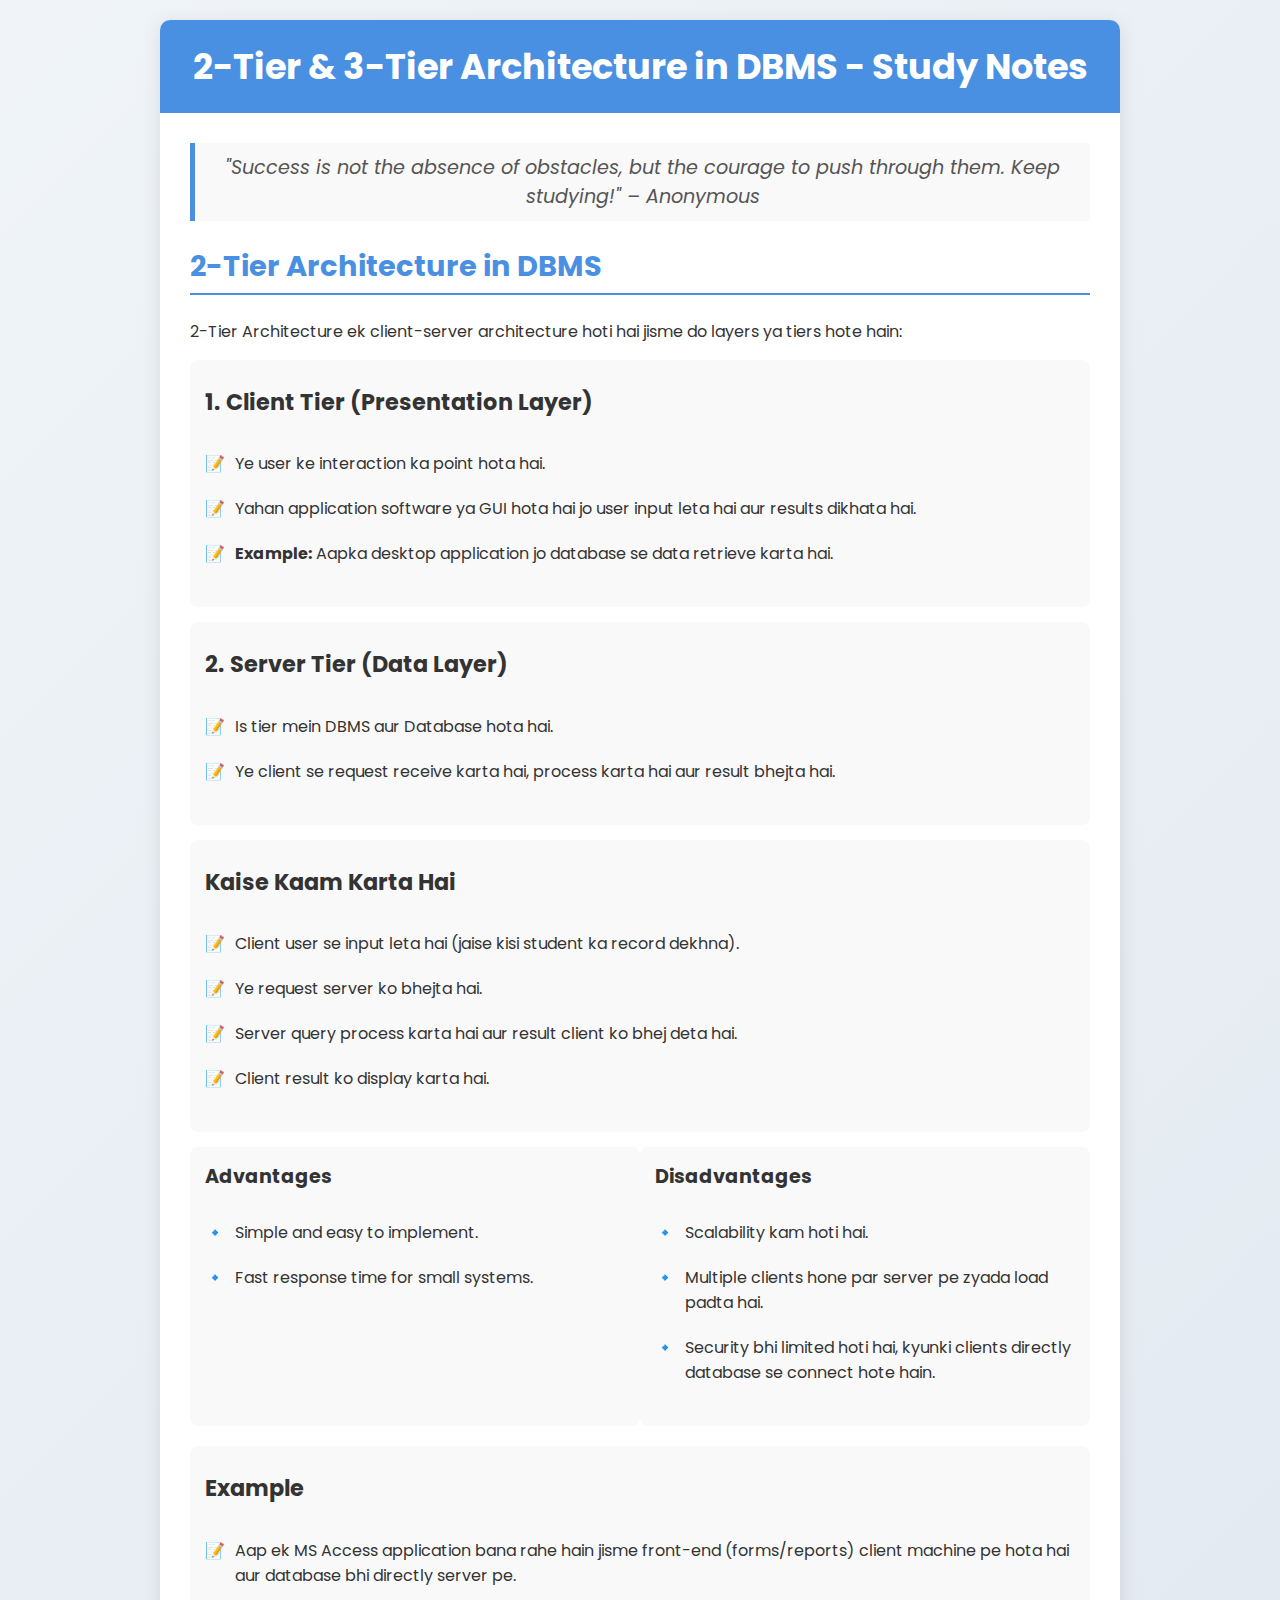
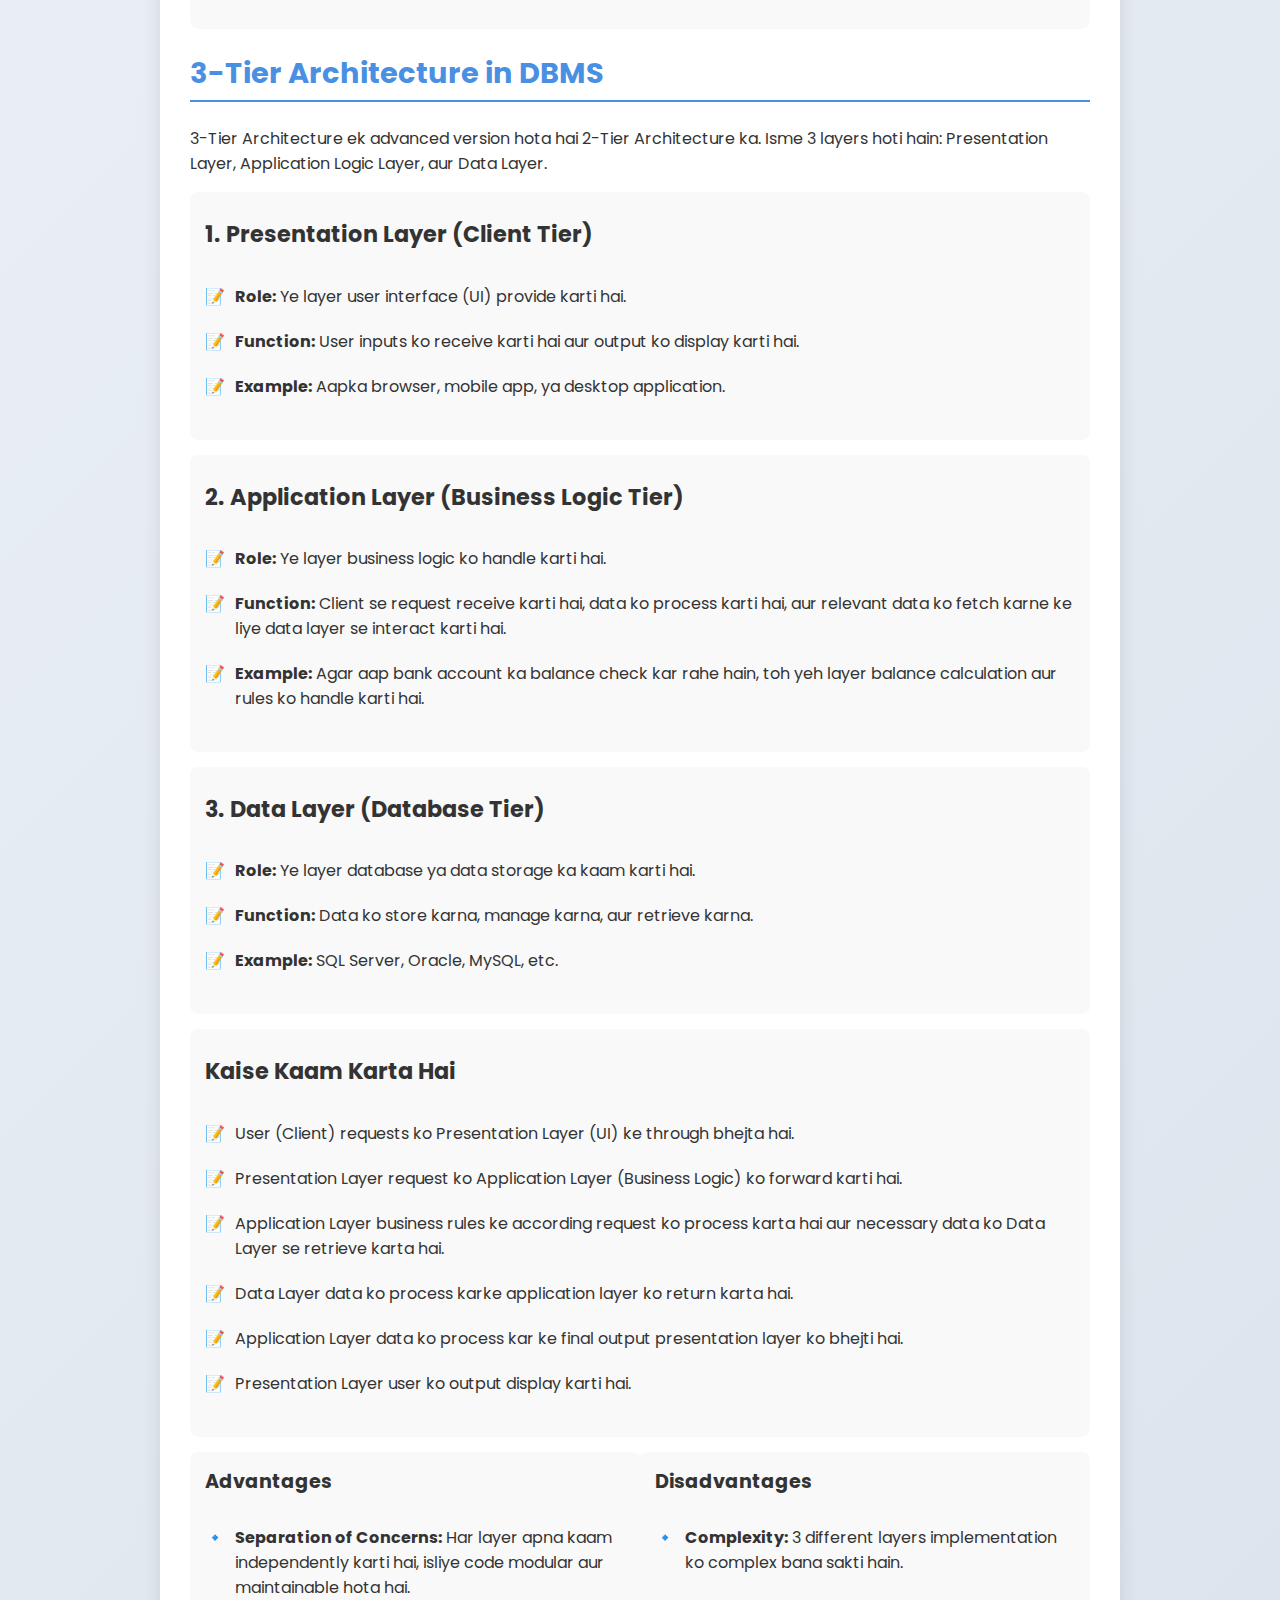
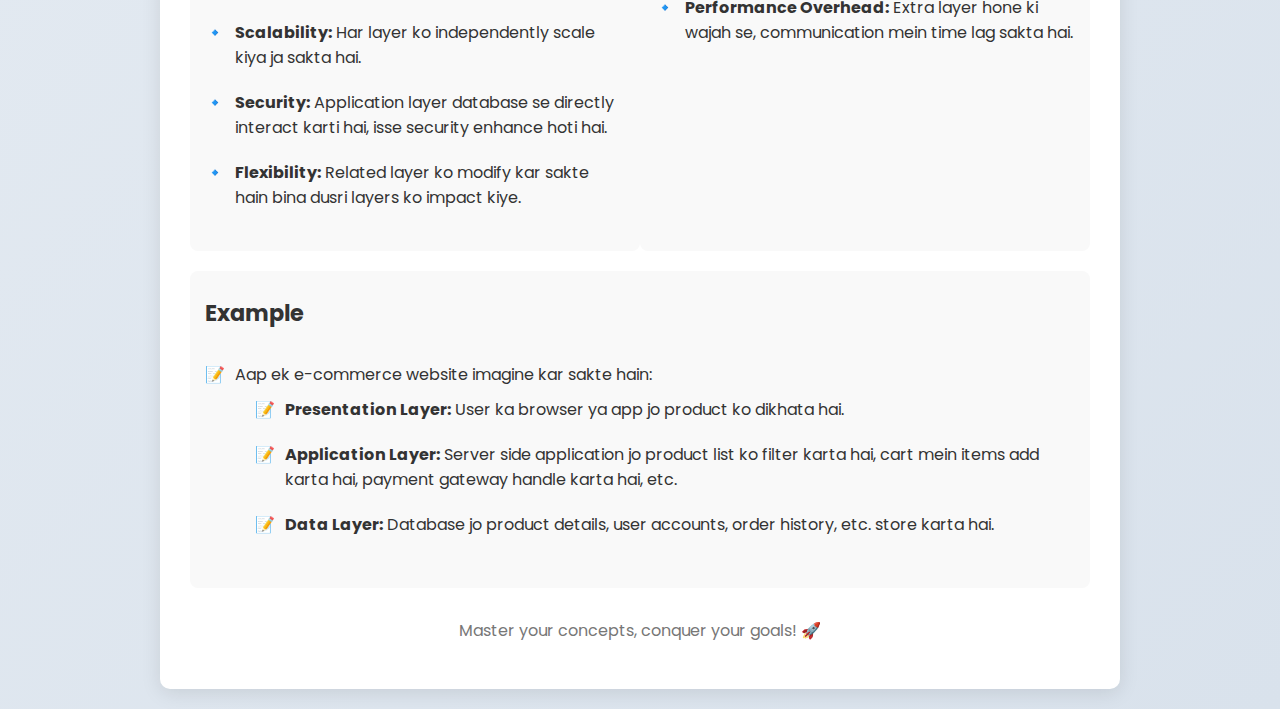
<file: DBMS/2_3Arctiture.html>
<!DOCTYPE html>
<html lang="en">
<head>
    <meta charset="UTF-8">
    <meta name="viewport" content="width=device-width, initial-scale=1.0">
    <title>2-Tier & 3-Tier Architecture in DBMS - Study Notes</title>
    <link href="https://fonts.googleapis.com/css2?family=Poppins:wght@300;400;600&display=swap" rel="stylesheet">
    <style>
        body {
            font-family: 'Poppins', sans-serif;
            background: linear-gradient(135deg, #f0f4f8, #d9e2ec);
            margin: 0;
            padding: 20px;
            color: #333;
        }
        .container {
            max-width: 900px;
            margin: 0 auto;
            background: #fff;
            border-radius: 10px;
            box-shadow: 0 4px 20px rgba(0, 0, 0, 0.1);
            padding: 30px;
        }
        .header {
            text-align: center;
            background: #4a90e2;
            color: #fff;
            padding: 20px;
            border-radius: 10px 10px 0 0;
            margin: -30px -30px 30px;
        }
        .header h1 {
            margin: 0;
            font-size: 2.2em;
        }
        .quote {
            font-style: italic;
            color: #555;
            text-align: center;
            font-size: 1.2em;
            margin: 20px 0;
            padding: 10px;
            border-left: 5px solid #4a90e2;
            background: #f9f9f9;
        }
        .section {
            margin-bottom: 20px;
        }
        .section h2 {
            color: #4a90e2;
            font-size: 1.8em;
            border-bottom: 2px solid #4a90e2;
            padding-bottom: 5px;
        }
        .section h3 {
            color: #333;
            font-size: 1.4em;
            margin-top: 10px;
        }
        .section ul {
            list-style: none;
            padding: 0;
        }
        .section ul li {
            padding: 10px 0;
            position: relative;
            padding-left: 30px;
        }
        .section ul li::before {
            content: "📝";
            position: absolute;
            left: 0;
            color: #4a90e2;
        }
        .subsection {
            background: #f9f9f9;
            padding: 15px;
            border-radius: 8px;
            margin-bottom: 15px;
        }
        .table {
            display: flex;
            justify-content: space-between;
            margin-bottom: 20px;
        }
        .table div {
            width: 48%;
            background: #f9f9f9;
            padding: 15px;
            border-radius: 8px;
        }
        .table h3 {
            color: #333;
            font-size: 1.2em;
            margin-top: 0;
        }
        .table ul li::before {
            content: "🔹";
        }
        @media (max-width: 600px) {
            .table {
                flex-direction: column;
            }
            .table div {
                width: 100%;
                margin-bottom: 10px;
            }
        }
        .footer {
            text-align: center;
            margin-top: 30px;
            color: #777;
        }
    </style>
</head>
<body>
    <div class="container">
        <div class="header">
            <h1>2-Tier & 3-Tier Architecture in DBMS - Study Notes</h1>
        </div>
        <div class="quote">
            "Success is not the absence of obstacles, but the courage to push through them. Keep studying!" – Anonymous
        </div>

        <!-- 2-Tier Architecture -->
        <div class="section">
            <h2>2-Tier Architecture in DBMS</h2>
            <p>2-Tier Architecture ek client-server architecture hoti hai jisme do layers ya tiers hote hain:</p>

            <div class="subsection">
                <h3>1. Client Tier (Presentation Layer)</h3>
                <ul>
                    <li>Ye user ke interaction ka point hota hai.</li>
                    <li>Yahan application software ya GUI hota hai jo user input leta hai aur results dikhata hai.</li>
                    <li><strong>Example:</strong> Aapka desktop application jo database se data retrieve karta hai.</li>
                </ul>
            </div>

            <div class="subsection">
                <h3>2. Server Tier (Data Layer)</h3>
                <ul>
                    <li>Is tier mein DBMS aur Database hota hai.</li>
                    <li>Ye client se request receive karta hai, process karta hai aur result bhejta hai.</li>
                </ul>
            </div>

            <div class="subsection">
                <h3>Kaise Kaam Karta Hai</h3>
                <ul>
                    <li>Client user se input leta hai (jaise kisi student ka record dekhna).</li>
                    <li>Ye request server ko bhejta hai.</li>
                    <li>Server query process karta hai aur result client ko bhej deta hai.</li>
                    <li>Client result ko display karta hai.</li>
                </ul>
            </div>

            <div class="table">
                <div>
                    <h3>Advantages</h3>
                    <ul>
                        <li>Simple and easy to implement.</li>
                        <li>Fast response time for small systems.</li>
                    </ul>
                </div>
                <div>
                    <h3>Disadvantages</h3>
                    <ul>
                        <li>Scalability kam hoti hai.</li>
                        <li>Multiple clients hone par server pe zyada load padta hai.</li>
                        <li>Security bhi limited hoti hai, kyunki clients directly database se connect hote hain.</li>
                    </ul>
                </div>
            </div>

            <div class="subsection">
                <h3>Example</h3>
                <ul>
                    <li>Aap ek MS Access application bana rahe hain jisme front-end (forms/reports) client machine pe hota hai aur database bhi directly server pe.</li>
                </ul>
            </div>
        </div>

        <!-- 3-Tier Architecture -->
        <div class="section">
            <h2>3-Tier Architecture in DBMS</h2>
            <p>3-Tier Architecture ek advanced version hota hai 2-Tier Architecture ka. Isme 3 layers hoti hain: Presentation Layer, Application Logic Layer, aur Data Layer.</p>

            <div class="subsection">
                <h3>1. Presentation Layer (Client Tier)</h3>
                <ul>
                    <li><strong>Role:</strong> Ye layer user interface (UI) provide karti hai.</li>
                    <li><strong>Function:</strong> User inputs ko receive karti hai aur output ko display karti hai.</li>
                    <li><strong>Example:</strong> Aapka browser, mobile app, ya desktop application.</li>
                </ul>
            </div>

            <div class="subsection">
                <h3>2. Application Layer (Business Logic Tier)</h3>
                <ul>
                    <li><strong>Role:</strong> Ye layer business logic ko handle karti hai.</li>
                    <li><strong>Function:</strong> Client se request receive karti hai, data ko process karti hai, aur relevant data ko fetch karne ke liye data layer se interact karti hai.</li>
                    <li><strong>Example:</strong> Agar aap bank account ka balance check kar rahe hain, toh yeh layer balance calculation aur rules ko handle karti hai.</li>
                </ul>
            </div>

            <div class="subsection">
                <h3>3. Data Layer (Database Tier)</h3>
                <ul>
                    <li><strong>Role:</strong> Ye layer database ya data storage ka kaam karti hai.</li>
                    <li><strong>Function:</strong> Data ko store karna, manage karna, aur retrieve karna.</li>
                    <li><strong>Example:</strong> SQL Server, Oracle, MySQL, etc.</li>
                </ul>
            </div>

            <div class="subsection">
                <h3>Kaise Kaam Karta Hai</h3>
                <ul>
                    <li>User (Client) requests ko Presentation Layer (UI) ke through bhejta hai.</li>
                    <li>Presentation Layer request ko Application Layer (Business Logic) ko forward karti hai.</li>
                    <li>Application Layer business rules ke according request ko process karta hai aur necessary data ko Data Layer se retrieve karta hai.</li>
                    <li>Data Layer data ko process karke application layer ko return karta hai.</li>
                    <li>Application Layer data ko process kar ke final output presentation layer ko bhejti hai.</li>
                    <li>Presentation Layer user ko output display karti hai.</li>
                </ul>
            </div>

            <div class="table">
                <div>
                    <h3>Advantages</h3>
                    <ul>
                        <li><strong>Separation of Concerns:</strong> Har layer apna kaam independently karti hai, isliye code modular aur maintainable hota hai.</li>
                        <li><strong>Scalability:</strong> Har layer ko independently scale kiya ja sakta hai.</li>
                        <li><strong>Security:</strong> Application layer database se directly interact karti hai, isse security enhance hoti hai.</li>
                        <li><strong>Flexibility:</strong> Related layer ko modify kar sakte hain bina dusri layers ko impact kiye.</li>
                    </ul>
                </div>
                <div>
                    <h3>Disadvantages</h3>
                    <ul>
                        <li><strong>Complexity:</strong> 3 different layers implementation ko complex bana sakti hain.</li>
                        <li><strong>Performance Overhead:</strong> Extra layer hone ki wajah se, communication mein time lag sakta hai.</li>
                    </ul>
                </div>
            </div>

            <div class="subsection">
                <h3>Example</h3>
                <ul>
                    <li>Aap ek e-commerce website imagine kar sakte hain:
                        <ul style="padding-left: 20px;">
                            <li><strong>Presentation Layer:</strong> User ka browser ya app jo product ko dikhata hai.</li>
                            <li><strong>Application Layer:</strong> Server side application jo product list ko filter karta hai, cart mein items add karta hai, payment gateway handle karta hai, etc.</li>
                            <li><strong>Data Layer:</strong> Database jo product details, user accounts, order history, etc. store karta hai.</li>
                        </ul>
                    </li>
                </ul>
            </div>
        </div>

        <div class="footer">
            <p>Master your concepts, conquer your goals! 🚀</p>
        </div>
    </div>
</body>
</html>
</file>
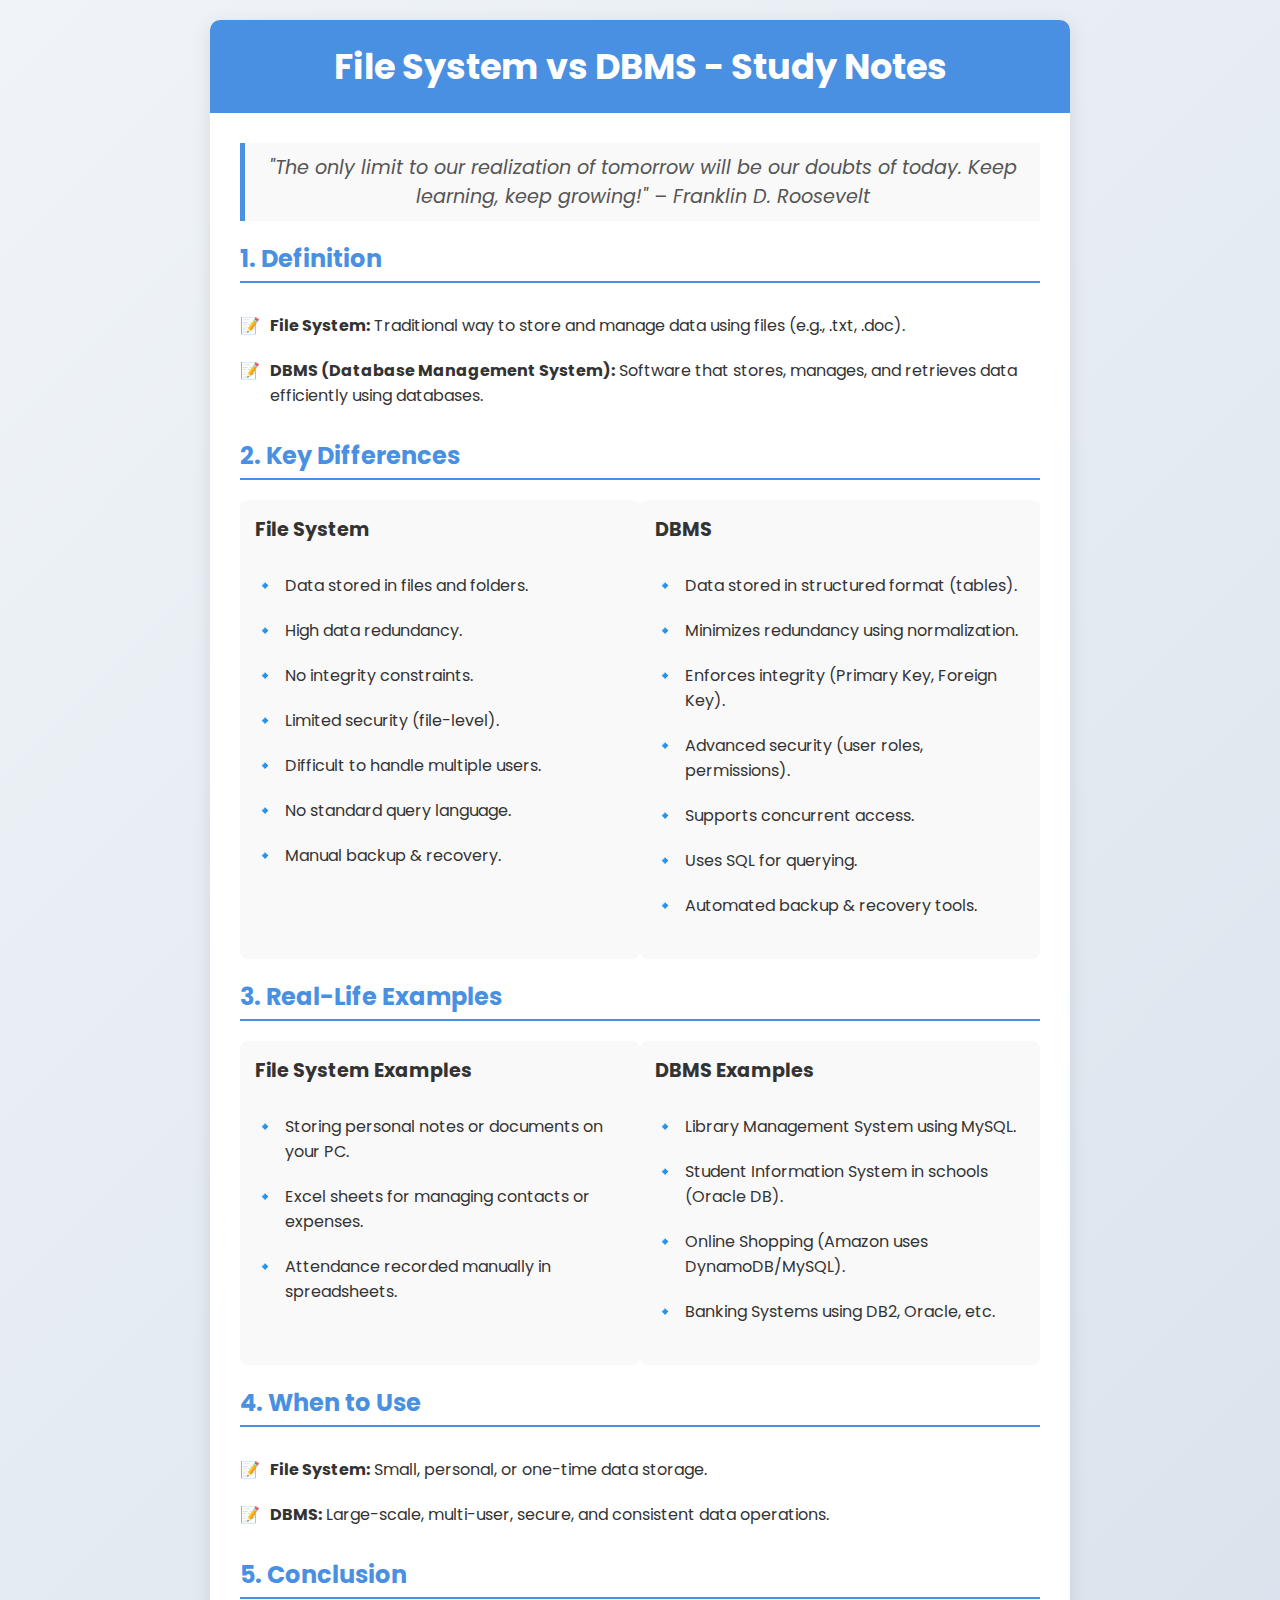
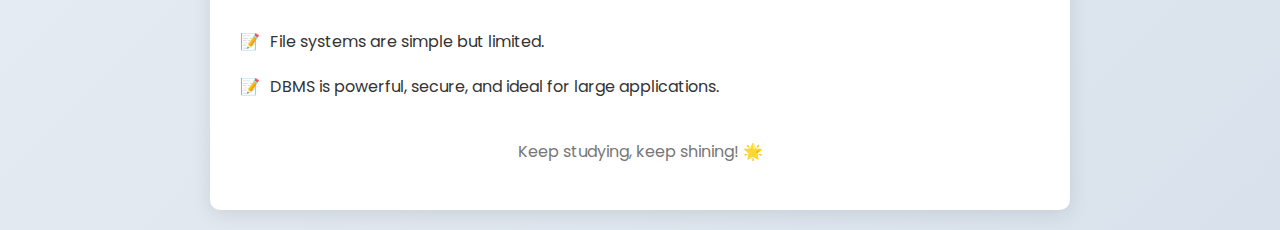
<file: DBMS/FileVsDBMS.html>
<!DOCTYPE html>
<html lang="en">
<head>
    <meta charset="UTF-8">
    <meta name="viewport" content="width=device-width, initial-scale=1.0">
    <title>File System vs DBMS - Study Notes</title>
    <link href="https://fonts.googleapis.com/css2?family=Poppins:wght@300;400;600&display=swap" rel="stylesheet">
    <style>
        body {
            font-family: 'Poppins', sans-serif;
            background: linear-gradient(135deg, #f0f4f8, #d9e2ec);
            margin: 0;
            padding: 20px;
            color: #333;
        }
        .container {
            max-width: 800px;
            margin: 0 auto;
            background: #fff;
            border-radius: 10px;
            box-shadow: 0 4px 20px rgba(0, 0, 0, 0.1);
            padding: 30px;
        }
        .header {
            text-align: center;
            background: #4a90e2;
            color: #fff;
            padding: 20px;
            border-radius: 10px 10px 0 0;
            margin: -30px -30px 30px;
        }
        .header h1 {
            margin: 0;
            font-size: 2.2em;
        }
        .quote {
            font-style: italic;
            color: #555;
            text-align: center;
            font-size: 1.2em;
            margin: 20px 0;
            padding: 10px;
            border-left: 5px solid #4a90e2;
            background: #f9f9f9;
        }
        .section {
            margin-bottom: 20px;
        }
        .section h2 {
            color: #4a90e2;
            font-size: 1.5em;
            border-bottom: 2px solid #4a90e2;
            padding-bottom: 5px;
        }
        .section ul {
            list-style: none;
            padding: 0;
        }
        .section ul li {
            padding: 10px 0;
            position: relative;
            padding-left: 30px;
        }
        .section ul li::before {
            content: "📝";
            position: absolute;
            left: 0;
            color: #4a90e2;
        }
        .table {
            display: flex;
            justify-content: space-between;
            margin-bottom: 20px;
        }
        .table div {
            width: 48%;
            background: #f9f9f9;
            padding: 15px;
            border-radius: 8px;
        }
        .table h3 {
            color: #333;
            font-size: 1.2em;
            margin-top: 0;
        }
        .table ul li::before {
            content: "🔹";
        }
        @media (max-width: 600px) {
            .table {
                flex-direction: column;
            }
            .table div {
                width: 100%;
                margin-bottom: 10px;
            }
        }
        .footer {
            text-align: center;
            margin-top: 30px;
            color: #777;
        }
    </style>
</head>
<body>
    <div class="container">
        <div class="header">
            <h1>File System vs DBMS - Study Notes</h1>
        </div>
        <div class="quote">
            "The only limit to our realization of tomorrow will be our doubts of today. Keep learning, keep growing!" – Franklin D. Roosevelt
        </div>

        <div class="section">
            <h2>1. Definition</h2>
            <ul>
                <li><strong>File System:</strong> Traditional way to store and manage data using files (e.g., .txt, .doc).</li>
                <li><strong>DBMS (Database Management System):</strong> Software that stores, manages, and retrieves data efficiently using databases.</li>
            </ul>
        </div>

        <div class="section">
            <h2>2. Key Differences</h2>
            <div class="table">
                <div>
                    <h3>File System</h3>
                    <ul>
                        <li>Data stored in files and folders.</li>
                        <li>High data redundancy.</li>
                        <li>No integrity constraints.</li>
                        <li>Limited security (file-level).</li>
                        <li>Difficult to handle multiple users.</li>
                        <li>No standard query language.</li>
                        <li>Manual backup & recovery.</li>
                    </ul>
                </div>
                <div>
                    <h3>DBMS</h3>
                    <ul>
                        <li>Data stored in structured format (tables).</li>
                        <li>Minimizes redundancy using normalization.</li>
                        <li>Enforces integrity (Primary Key, Foreign Key).</li>
                        <li>Advanced security (user roles, permissions).</li>
                        <li>Supports concurrent access.</li>
                        <li>Uses SQL for querying.</li>
                        <li>Automated backup & recovery tools.</li>
                    </ul>
                </div>
            </div>
        </div>

        <div class="section">
            <h2>3. Real-Life Examples</h2>
            <div class="table">
                <div>
                    <h3>File System Examples</h3>
                    <ul>
                        <li>Storing personal notes or documents on your PC.</li>
                        <li>Excel sheets for managing contacts or expenses.</li>
                        <li>Attendance recorded manually in spreadsheets.</li>
                    </ul>
                </div>
                <div>
                    <h3>DBMS Examples</h3>
                    <ul>
                        <li>Library Management System using MySQL.</li>
                        <li>Student Information System in schools (Oracle DB).</li>
                        <li>Online Shopping (Amazon uses DynamoDB/MySQL).</li>
                        <li>Banking Systems using DB2, Oracle, etc.</li>
                    </ul>
                </div>
            </div>
        </div>

        <div class="section">
            <h2>4. When to Use</h2>
            <ul>
                <li><strong>File System:</strong> Small, personal, or one-time data storage.</li>
                <li><strong>DBMS:</strong> Large-scale, multi-user, secure, and consistent data operations.</li>
            </ul>
        </div>

        <div class="section">
            <h2>5. Conclusion</h2>
            <ul>
                <li>File systems are simple but limited.</li>
                <li>DBMS is powerful, secure, and ideal for large applications.</li>
            </ul>
        </div>

        <div class="footer">
            <p>Keep studying, keep shining! 🌟</p>
        </div>
    </div>
</body>
</html>
</file>
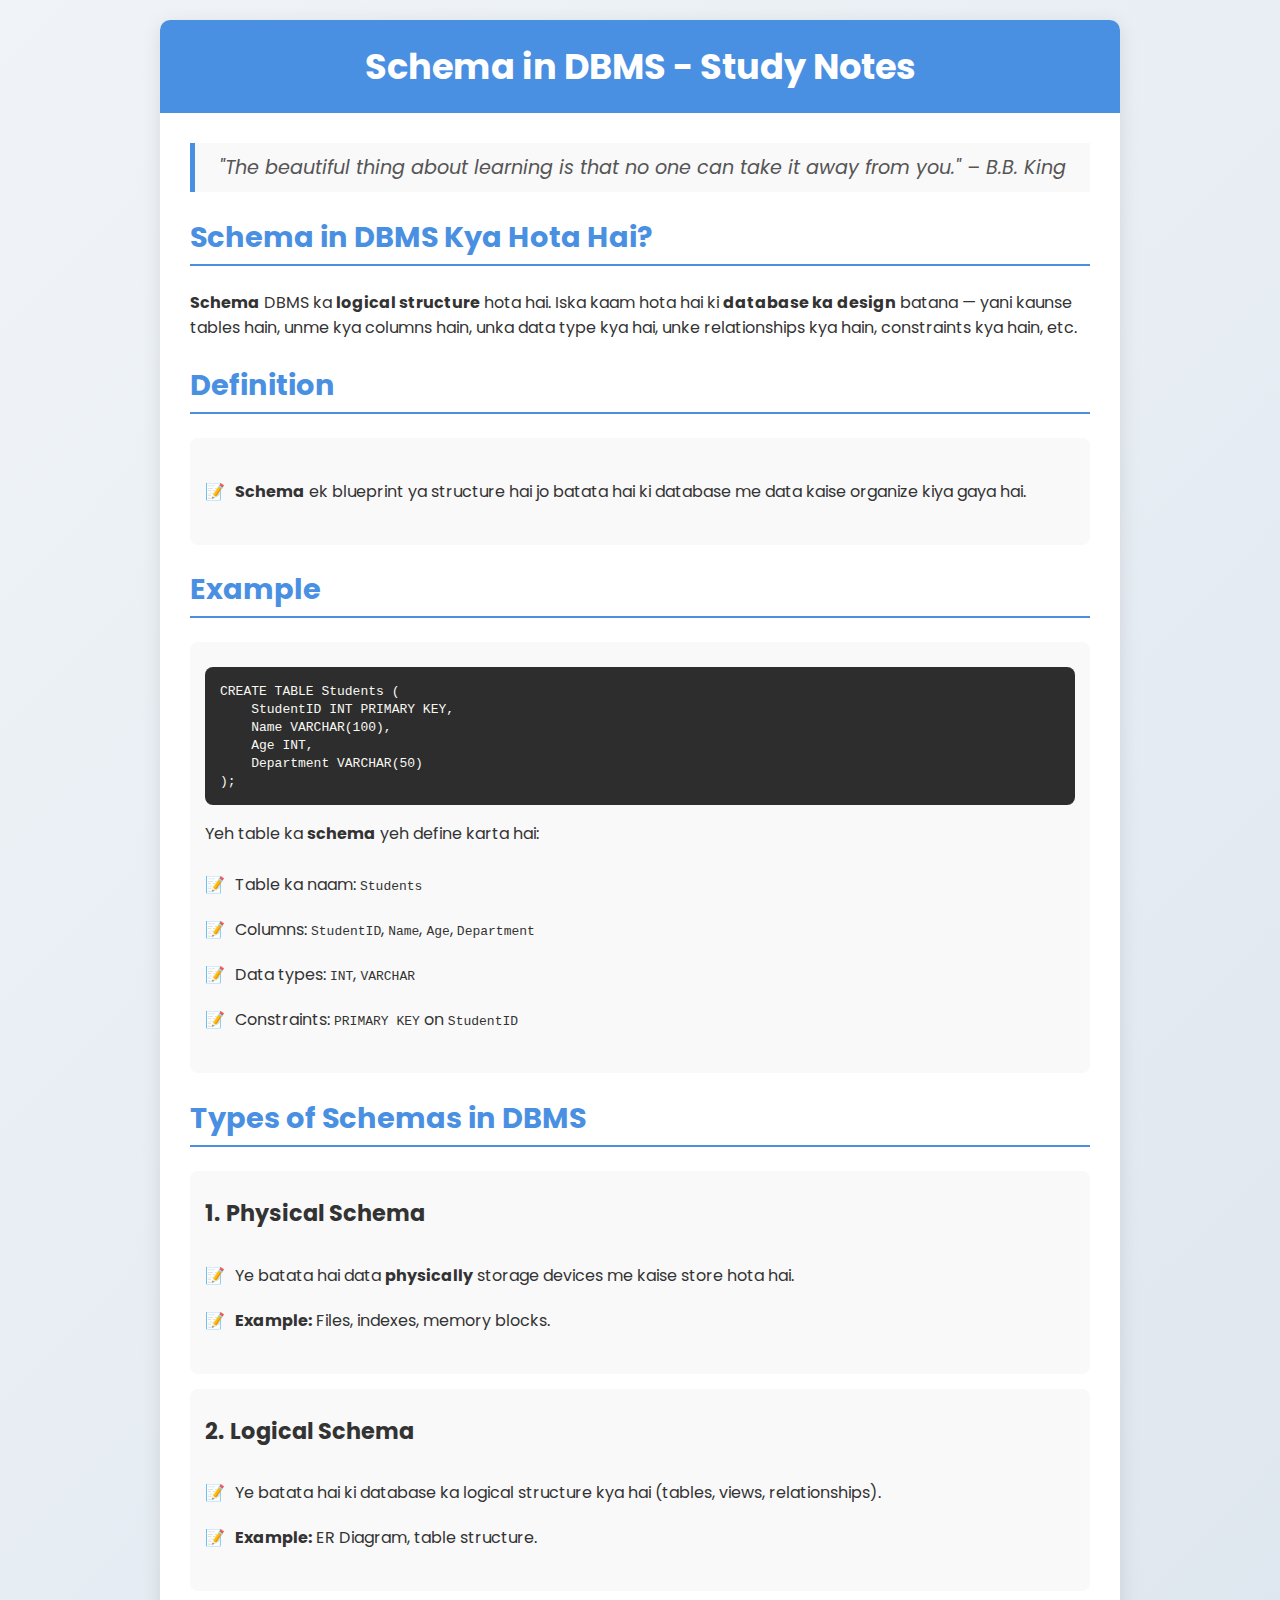
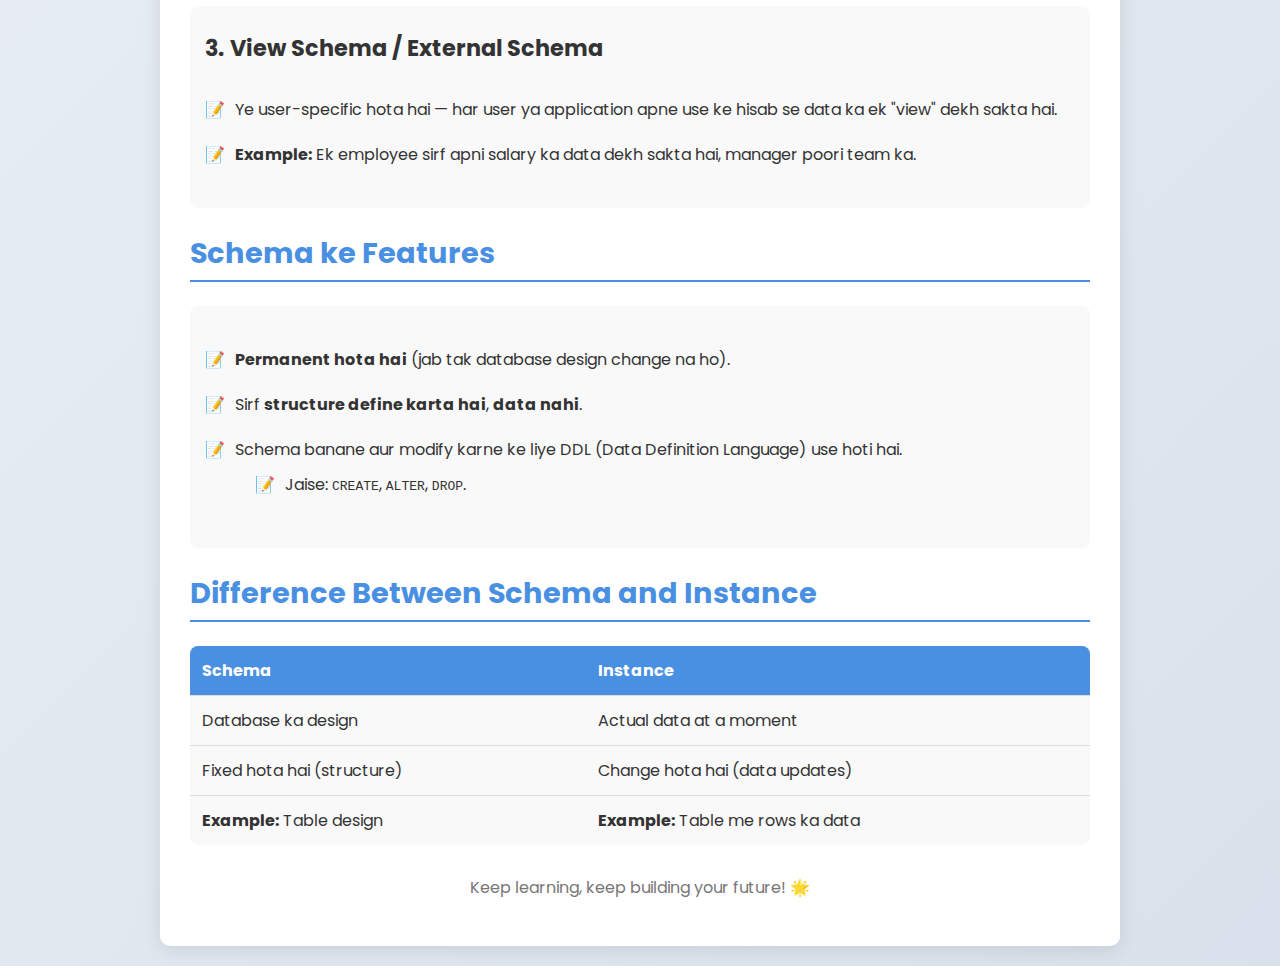
<file: DBMS/Schema.html>
<!DOCTYPE html>
<html lang="en">
<head>
    <meta charset="UTF-8">
    <meta name="viewport" content="width=device-width, initial-scale=1.0">
    <title>Schema in DBMS - Study Notes</title>
    <link href="https://fonts.googleapis.com/css2?family=Poppins:wght@300;400;600&display=swap" rel="stylesheet">
    <style>
        body {
            font-family: 'Poppins', sans-serif;
            background: linear-gradient(135deg, #f0f4f8, #d9e2ec);
            margin: 0;
            padding: 20px;
            color: #333;
        }
        .container {
            max-width: 900px;
            margin: 0 auto;
            background: #fff;
            border-radius: 10px;
            box-shadow: 0 4px 20px rgba(0, 0, 0, 0.1);
            padding: 30px;
        }
        .header {
            text-align: center;
            background: #4a90e2;
            color: #fff;
            padding: 20px;
            border-radius: 10px 10px 0 0;
            margin: -30px -30px 30px;
        }
        .header h1 {
            margin: 0;
            font-size: 2.2em;
        }
        .quote {
            font-style: italic;
            color: #555;
            text-align: center;
            font-size: 1.2em;
            margin: 20px 0;
            padding: 10px;
            border-left: 5px solid #4a90e2;
            background: #f9f9f9;
        }
        .section {
            margin-bottom: 20px;
        }
        .section h2 {
            color: #4a90e2;
            font-size: 1.8em;
            border-bottom: 2px solid #4a90e2;
            padding-bottom: 5px;
        }
        .section h3 {
            color: #333;
            font-size: 1.4em;
            margin-top: 10px;
        }
        .section ul {
            list-style: none;
            padding: 0;
        }
        .section ul li {
            padding: 10px 0;
            position: relative;
            padding-left: 30px;
        }
        .section ul li::before {
            content: "📝";
            position: absolute;
            left: 0;
            color: #4a90e2;
        }
        .subsection {
            background: #f9f9f9;
            padding: 15px;
            border-radius: 8px;
            margin-bottom: 15px;
        }
        .code-block {
            background: #2d2d2d;
            color: #f8f8f2;
            padding: 15px;
            border-radius: 8px;
            font-family: 'Consolas', monospace;
            margin: 10px 0;
            overflow-x: auto;
        }
        .table {
            width: 100%;
            border-collapse: collapse;
            margin: 15px 0;
            background: #f9f9f9;
            border-radius: 8px;
            overflow: hidden;
        }
        .table th, .table td {
            padding: 12px;
            text-align: left;
            border-bottom: 1px solid #ddd;
        }
        .table th {
            background: #4a90e2;
            color: #fff;
        }
        .table tr:last-child td {
            border-bottom: none;
        }
        @media (max-width: 600px) {
            .table {
                font-size: 0.9em;
            }
            .table th, .table td {
                padding: 8px;
            }
        }
        .footer {
            text-align: center;
            margin-top: 30px;
            color: #777;
        }
    </style>
</head>
<body>
    <div class="container">
        <div class="header">
            <h1>Schema in DBMS - Study Notes</h1>
        </div>
        <div class="quote">
            "The beautiful thing about learning is that no one can take it away from you." – B.B. King
        </div>

        <div class="section">
            <h2>Schema in DBMS Kya Hota Hai?</h2>
            <p><strong>Schema</strong> DBMS ka <strong>logical structure</strong> hota hai. Iska kaam hota hai ki <strong>database ka design</strong> batana — yani kaunse tables hain, unme kya columns hain, unka data type kya hai, unke relationships kya hain, constraints kya hain, etc.</p>
        </div>

        <div class="section">
            <h2>Definition</h2>
            <div class="subsection">
                <ul>
                    <li><strong>Schema</strong> ek blueprint ya structure hai jo batata hai ki database me data kaise organize kiya gaya hai.</li>
                </ul>
            </div>
        </div>

        <div class="section">
            <h2>Example</h2>
            <div class="subsection">
                <div class="code-block">
                    <code>
CREATE TABLE Students (<br>
&nbsp;&nbsp;&nbsp;&nbsp;StudentID INT PRIMARY KEY,<br>
&nbsp;&nbsp;&nbsp;&nbsp;Name VARCHAR(100),<br>
&nbsp;&nbsp;&nbsp;&nbsp;Age INT,<br>
&nbsp;&nbsp;&nbsp;&nbsp;Department VARCHAR(50)<br>
);
                    </code>
                </div>
                <p>Yeh table ka <strong>schema</strong> yeh define karta hai:</p>
                <ul>
                    <li>Table ka naam: <code>Students</code></li>
                    <li>Columns: <code>StudentID</code>, <code>Name</code>, <code>Age</code>, <code>Department</code></li>
                    <li>Data types: <code>INT</code>, <code>VARCHAR</code></li>
                    <li>Constraints: <code>PRIMARY KEY</code> on <code>StudentID</code></li>
                </ul>
            </div>
        </div>

        <div class="section">
            <h2>Types of Schemas in DBMS</h2>
            <div class="subsection">
                <h3>1. Physical Schema</h3>
                <ul>
                    <li>Ye batata hai data <strong>physically</strong> storage devices me kaise store hota hai.</li>
                    <li><strong>Example:</strong> Files, indexes, memory blocks.</li>
                </ul>
            </div>
            <div class="subsection">
                <h3>2. Logical Schema</h3>
                <ul>
                    <li>Ye batata hai ki database ka logical structure kya hai (tables, views, relationships).</li>
                    <li><strong>Example:</strong> ER Diagram, table structure.</li>
                </ul>
            </div>
            <div class="subsection">
                <h3>3. View Schema / External Schema</h3>
                <ul>
                    <li>Ye user-specific hota hai — har user ya application apne use ke hisab se data ka ek "view" dekh sakta hai.</li>
                    <li><strong>Example:</strong> Ek employee sirf apni salary ka data dekh sakta hai, manager poori team ka.</li>
                </ul>
            </div>
        </div>

        <div class="section">
            <h2>Schema ke Features</h2>
            <div class="subsection">
                <ul>
                    <li><strong>Permanent hota hai</strong> (jab tak database design change na ho).</li>
                    <li>Sirf <strong>structure define karta hai</strong>, <strong>data nahi</strong>.</li>
                    <li>Schema banane aur modify karne ke liye DDL (Data Definition Language) use hoti hai.
                        <ul style="padding-left: 20px;">
                            <li>Jaise: <code>CREATE</code>, <code>ALTER</code>, <code>DROP</code>.</li>
                        </ul>
                    </li>
                </ul>
            </div>
        </div>

        <div class="section">
            <h2>Difference Between Schema and Instance</h2>
            <table class="table">
                <tr>
                    <th>Schema</th>
                    <th>Instance</th>
                </tr>
                <tr>
                    <td>Database ka design</td>
                    <td>Actual data at a moment</td>
                </tr>
                <tr>
                    <td>Fixed hota hai (structure)</td>
                    <td>Change hota hai (data updates)</td>
                </tr>
                <tr>
                    <td><strong>Example:</strong> Table design</td>
                    <td><strong>Example:</strong> Table me rows ka data</td>
                </tr>
            </table>
        </div>

        <div class="footer">
            <p>Keep learning, keep building your future! 🌟</p>
        </div>
    </div>
</body>
</html>
</file>
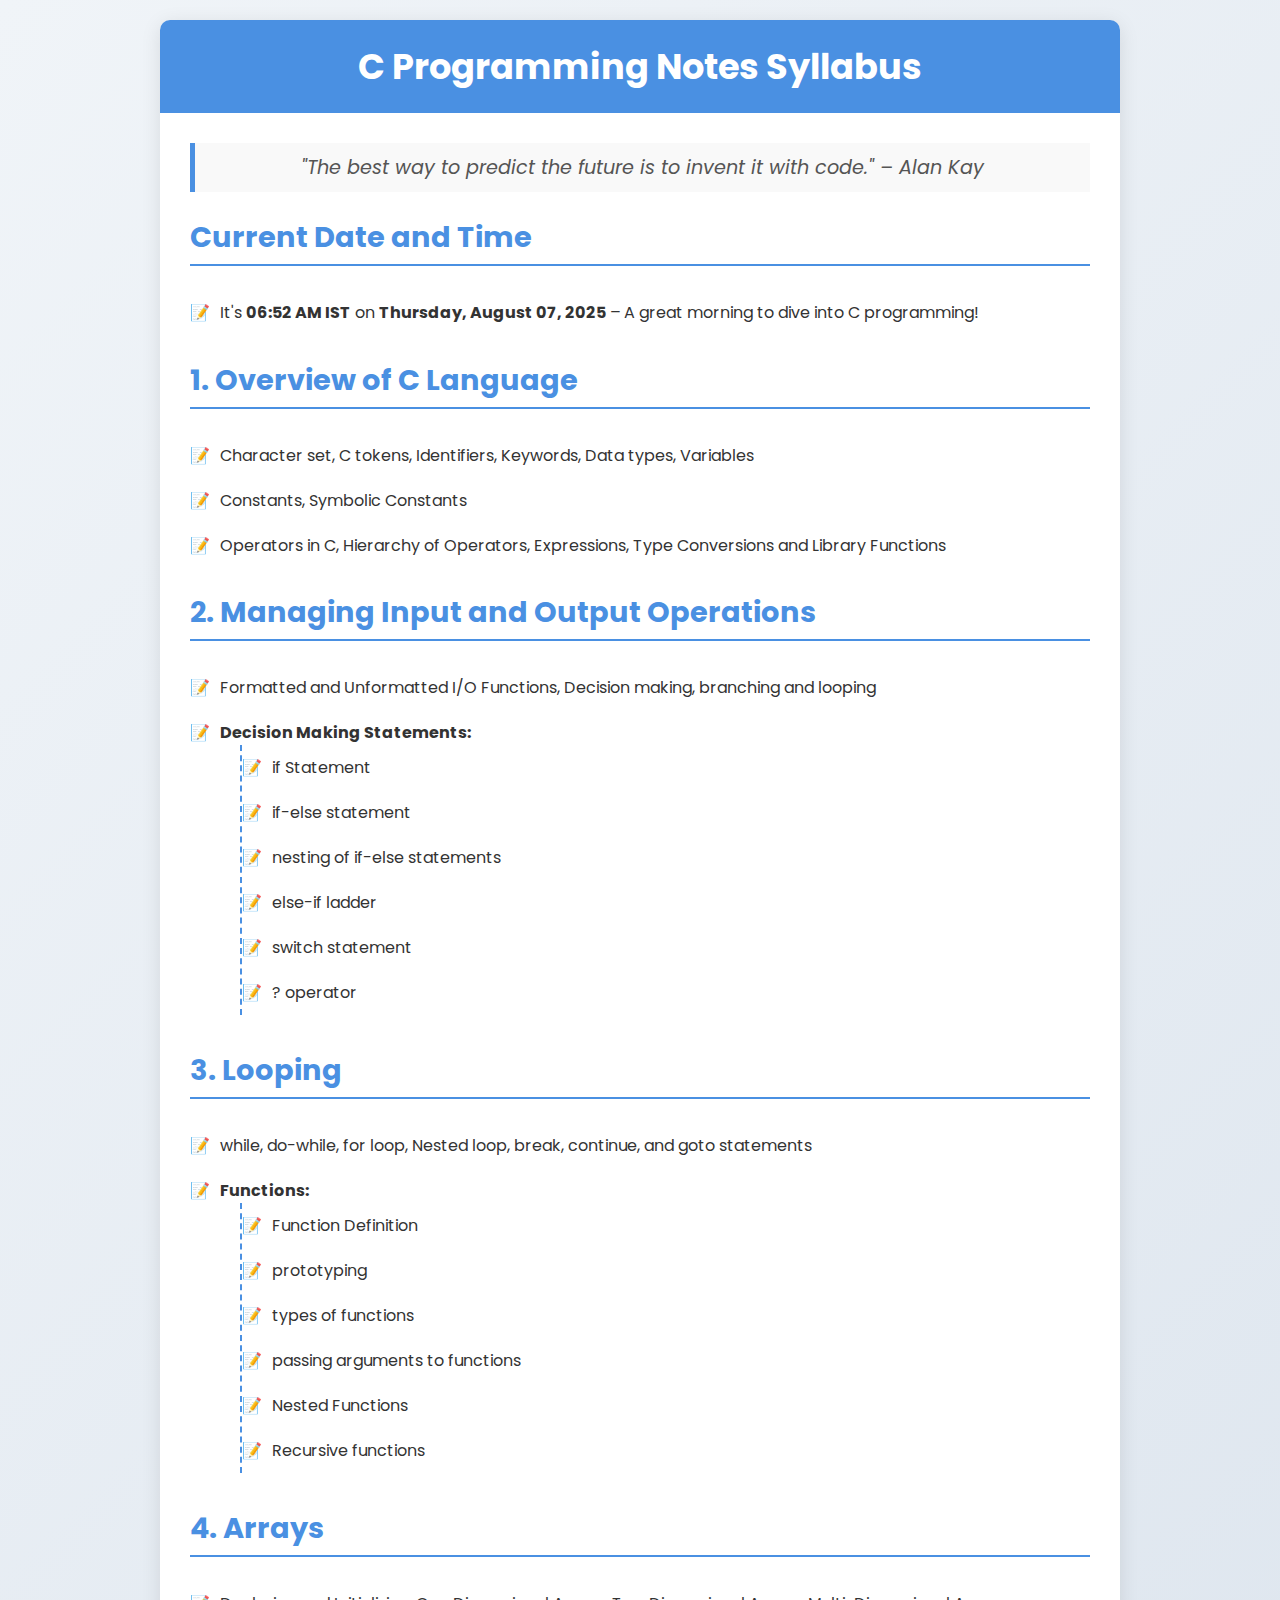
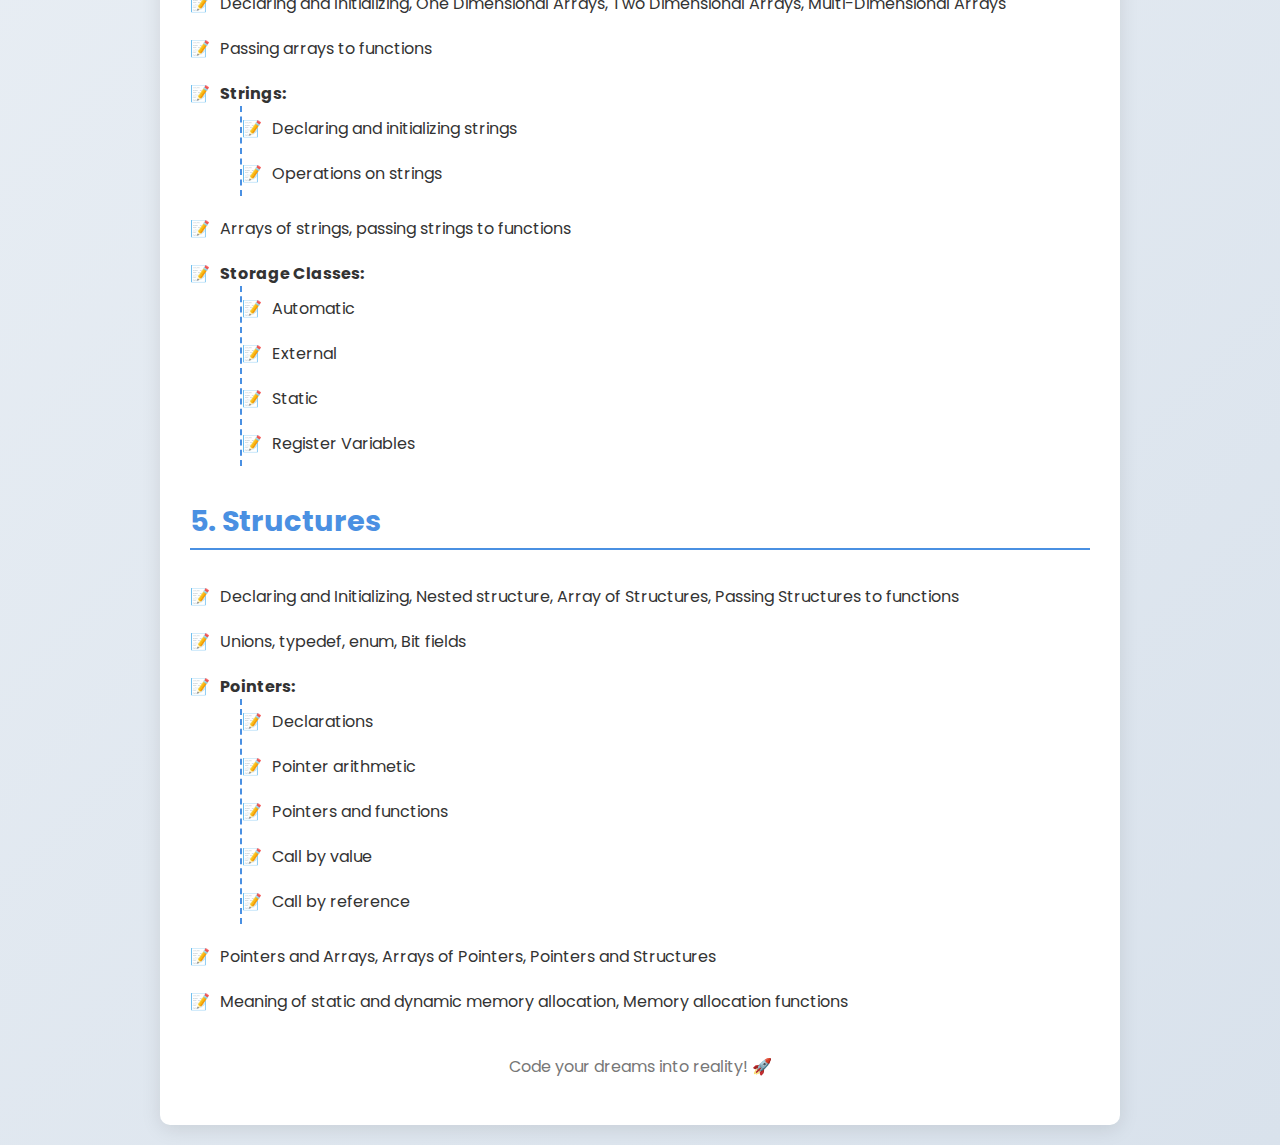
<file: Syllabus/C_syllabus.html>
<!DOCTYPE html>
<html lang="en">
<head>
    <meta charset="UTF-8">
    <meta name="viewport" content="width=device-width, initial-scale=1.0">
    <title>C Programming Notes Syllabus</title>
    <link href="https://fonts.googleapis.com/css2?family=Poppins:wght@300;400;600&display=swap" rel="stylesheet">
    <style>
        body {
            font-family: 'Poppins', sans-serif;
            background: linear-gradient(135deg, #f0f4f8, #d9e2ec);
            margin: 0;
            padding: 20px;
            color: #333;
        }
        .container {
            max-width: 900px;
            margin: 0 auto;
            background: #fff;
            border-radius: 10px;
            box-shadow: 0 4px 20px rgba(0, 0, 0, 0.1);
            padding: 30px;
        }
        .header {
            text-align: center;
            background: #4a90e2;
            color: #fff;
            padding: 20px;
            border-radius: 10px 10px 0 0;
            margin: -30px -30px 30px;
        }
        .header h1 {
            margin: 0;
            font-size: 2.2em;
        }
        .quote {
            font-style: italic;
            color: #555;
            text-align: center;
            font-size: 1.2em;
            margin: 20px 0;
            padding: 10px;
            border-left: 5px solid #4a90e2;
            background: #f9f9f9;
        }
        .section {
            margin-bottom: 20px;
        }
        .section h2 {
            color: #4a90e2;
            font-size: 1.8em;
            border-bottom: 2px solid #4a90e2;
            padding-bottom: 5px;
        }
        .section ul {
            list-style: none;
            padding: 0;
        }
        .section ul li {
            padding: 10px 0;
            position: relative;
            padding-left: 30px;
        }
        .section ul li::before {
            content: "📝";
            position: absolute;
            left: 0;
            color: #4a90e2;
        }
        .subsection {
            margin-left: 20px;
            padding-left: 10px;
            border-left: 2px dashed #4a90e2;
        }
        .footer {
            text-align: center;
            margin-top: 30px;
            color: #777;
        }
        @media (max-width: 600px) {
            .container {
                padding: 15px;
            }
            .section h2 {
                font-size: 1.6em;
            }
            .section ul li {
                font-size: 0.9em;
            }
        }
    </style>
</head>
<body>
    <div class="container">
        <div class="header">
            <h1>C Programming Notes Syllabus</h1>
        </div>
        <div class="quote">
            "The best way to predict the future is to invent it with code." – Alan Kay
        </div>

        <div class="section">
            <h2>Current Date and Time</h2>
            <ul>
                <li>It's <strong>06:52 AM IST</strong> on <strong>Thursday, August 07, 2025</strong> – A great morning to dive into C programming!</li>
            </ul>
        </div>

        <div class="section">
            <h2>1. Overview of C Language</h2>
            <ul>
                <li>Character set, C tokens, Identifiers, Keywords, Data types, Variables</li>
                <li>Constants, Symbolic Constants</li>
                <li>Operators in C, Hierarchy of Operators, Expressions, Type Conversions and Library Functions</li>
            </ul>
        </div>

        <div class="section">
            <h2>2. Managing Input and Output Operations</h2>
            <ul>
                <li>Formatted and Unformatted I/O Functions, Decision making, branching and looping</li>
                <li><strong>Decision Making Statements:</strong>
                    <ul class="subsection">
                        <li>if Statement</li>
                        <li>if-else statement</li>
                        <li>nesting of if-else statements</li>
                        <li>else-if ladder</li>
                        <li>switch statement</li>
                        <li>? operator</li>
                    </ul>
                </li>
            </ul>
        </div>

        <div class="section">
            <h2>3. Looping</h2>
            <ul>
                <li>while, do-while, for loop, Nested loop, break, continue, and goto statements</li>
                <li><strong>Functions:</strong>
                    <ul class="subsection">
                        <li>Function Definition</li>
                        <li>prototyping</li>
                        <li>types of functions</li>
                        <li>passing arguments to functions</li>
                        <li>Nested Functions</li>
                        <li>Recursive functions</li>
                    </ul>
                </li>
            </ul>
        </div>

        <div class="section">
            <h2>4. Arrays</h2>
            <ul>
                <li>Declaring and Initializing, One Dimensional Arrays, Two Dimensional Arrays, Multi-Dimensional Arrays</li>
                <li>Passing arrays to functions</li>
                <li><strong>Strings:</strong>
                    <ul class="subsection">
                        <li>Declaring and initializing strings</li>
                        <li>Operations on strings</li>
                    </ul>
                </li>
                <li>Arrays of strings, passing strings to functions</li>
                <li><strong>Storage Classes:</strong>
                    <ul class="subsection">
                        <li>Automatic</li>
                        <li>External</li>
                        <li>Static</li>
                        <li>Register Variables</li>
                    </ul>
                </li>
            </ul>
        </div>

        <div class="section">
            <h2>5. Structures</h2>
            <ul>
                <li>Declaring and Initializing, Nested structure, Array of Structures, Passing Structures to functions</li>
                <li>Unions, typedef, enum, Bit fields</li>
                <li><strong>Pointers:</strong>
                    <ul class="subsection">
                        <li>Declarations</li>
                        <li>Pointer arithmetic</li>
                        <li>Pointers and functions</li>
                        <li>Call by value</li>
                        <li>Call by reference</li>
                    </ul>
                </li>
                <li>Pointers and Arrays, Arrays of Pointers, Pointers and Structures</li>
                <li>Meaning of static and dynamic memory allocation, Memory allocation functions</li>
            </ul>
        </div>

        <div class="footer">
            <p>Code your dreams into reality! 🚀</p>
        </div>
    </div>
</body>
</html>
</file>
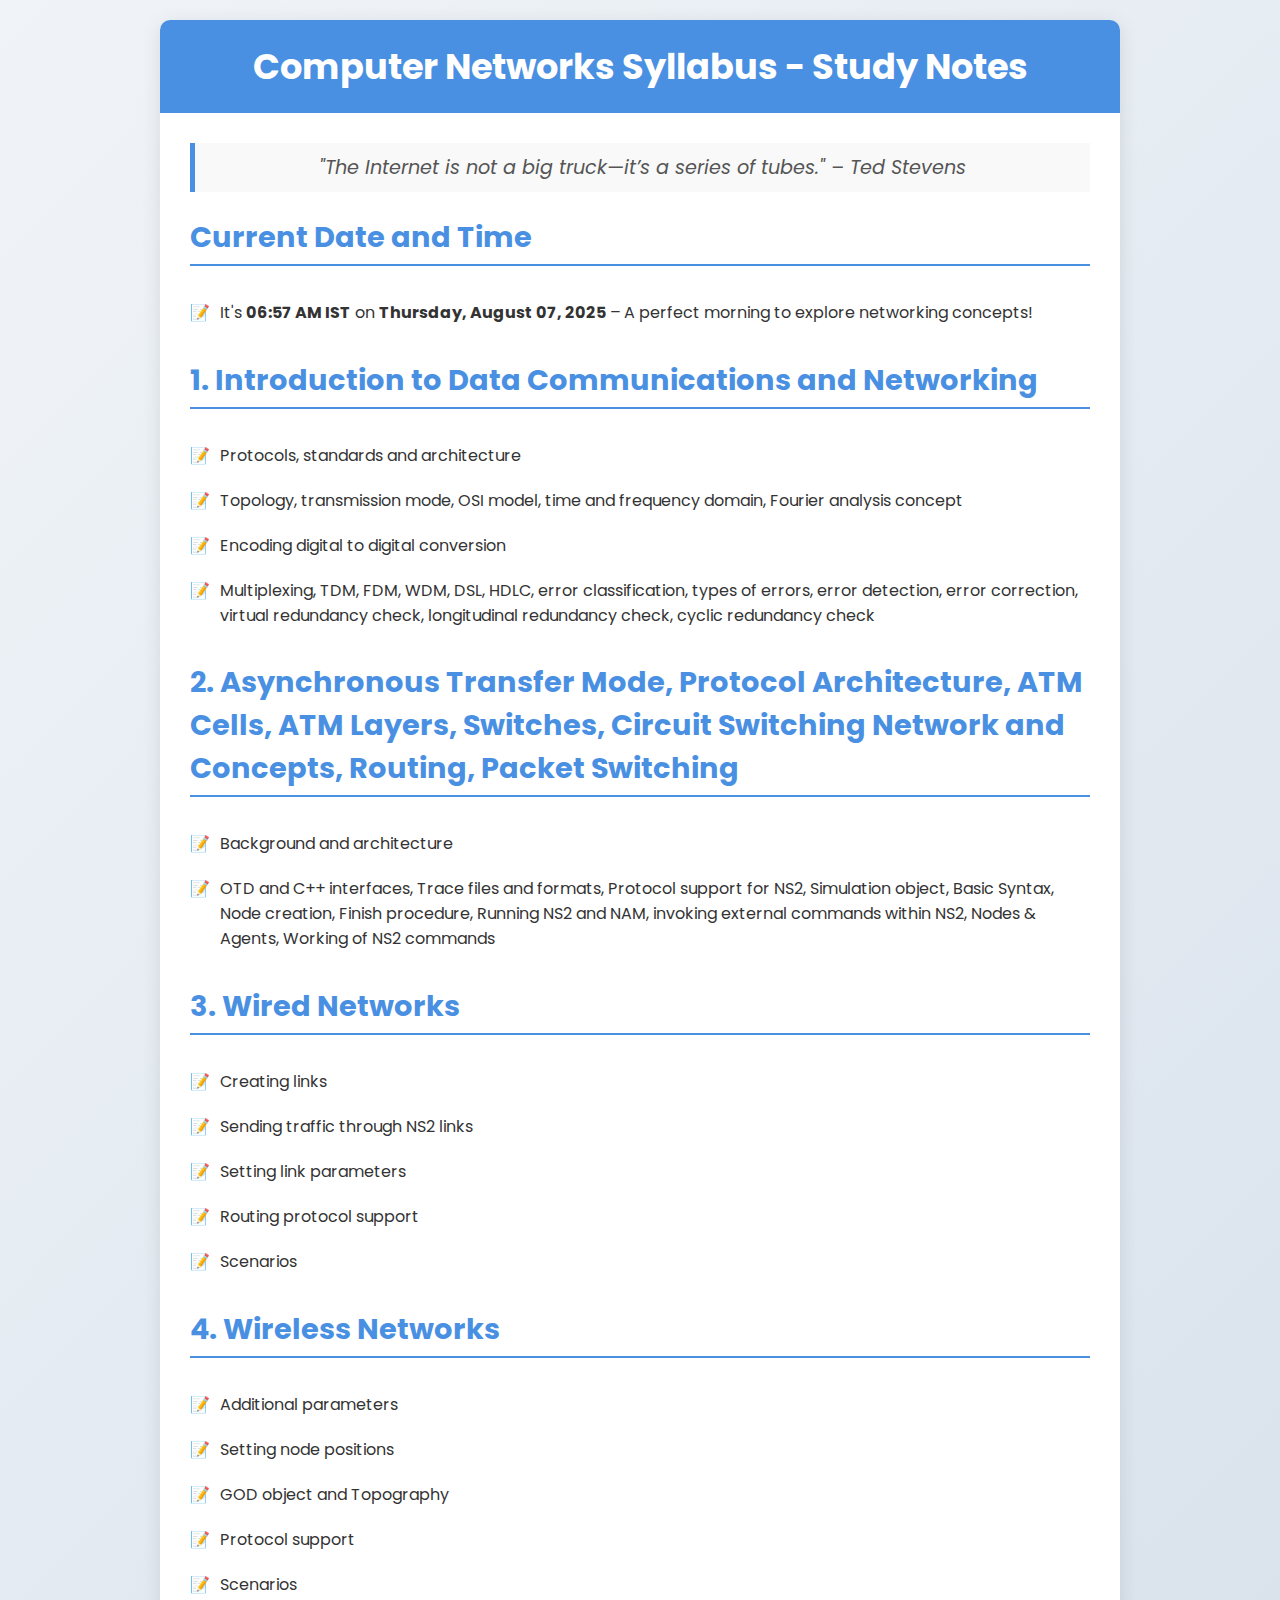
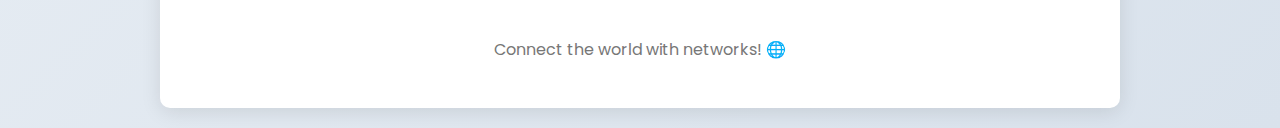
<file: Syllabus/CN_Syllabus.html>
<!DOCTYPE html>
<html lang="en">
<head>
    <meta charset="UTF-8">
    <meta name="viewport" content="width=device-width, initial-scale=1.0">
    <title>Computer Networks Syllabus - Study Notes</title>
    <link href="https://fonts.googleapis.com/css2?family=Poppins:wght@300;400;600&display=swap" rel="stylesheet">
    <style>
        body {
            font-family: 'Poppins', sans-serif;
            background: linear-gradient(135deg, #f0f4f8, #d9e2ec);
            margin: 0;
            padding: 20px;
            color: #333;
        }
        .container {
            max-width: 900px;
            margin: 0 auto;
            background: #fff;
            border-radius: 10px;
            box-shadow: 0 4px 20px rgba(0, 0, 0, 0.1);
            padding: 30px;
        }
        .header {
            text-align: center;
            background: #4a90e2;
            color: #fff;
            padding: 20px;
            border-radius: 10px 10px 0 0;
            margin: -30px -30px 30px;
        }
        .header h1 {
            margin: 0;
            font-size: 2.2em;
        }
        .quote {
            font-style: italic;
            color: #555;
            text-align: center;
            font-size: 1.2em;
            margin: 20px 0;
            padding: 10px;
            border-left: 5px solid #4a90e2;
            background: #f9f9f9;
        }
        .section {
            margin-bottom: 20px;
        }
        .section h2 {
            color: #4a90e2;
            font-size: 1.8em;
            border-bottom: 2px solid #4a90e2;
            padding-bottom: 5px;
        }
        .section ul {
            list-style: none;
            padding: 0;
        }
        .section ul li {
            padding: 10px 0;
            position: relative;
            padding-left: 30px;
        }
        .section ul li::before {
            content: "📝";
            position: absolute;
            left: 0;
            color: #4a90e2;
        }
        .subsection {
            margin-left: 20px;
            padding-left: 10px;
            border-left: 2px dashed #4a90e2;
        }
        .footer {
            text-align: center;
            margin-top: 30px;
            color: #777;
        }
        @media (max-width: 600px) {
            .container {
                padding: 15px;
            }
            .section h2 {
                font-size: 1.6em;
            }
            .section ul li {
                font-size: 0.9em;
            }
        }
    </style>
</head>
<body>
    <div class="container">
        <div class="header">
            <h1>Computer Networks Syllabus - Study Notes</h1>
        </div>
        <div class="quote">
            "The Internet is not a big truck—it’s a series of tubes." – Ted Stevens
        </div>

        <div class="section">
            <h2>Current Date and Time</h2>
            <ul>
                <li>It's <strong>06:57 AM IST</strong> on <strong>Thursday, August 07, 2025</strong> – A perfect morning to explore networking concepts!</li>
            </ul>
        </div>

        <div class="section">
            <h2>1. Introduction to Data Communications and Networking</h2>
            <ul>
                <li>Protocols, standards and architecture</li>
                <li>Topology, transmission mode, OSI model, time and frequency domain, Fourier analysis concept</li>
                <li>Encoding digital to digital conversion</li>
                <li>Multiplexing, TDM, FDM, WDM, DSL, HDLC, error classification, types of errors, error detection, error correction, virtual redundancy check, longitudinal redundancy check, cyclic redundancy check</li>
            </ul>
        </div>

        <div class="section">
            <h2>2. Asynchronous Transfer Mode, Protocol Architecture, ATM Cells, ATM Layers, Switches, Circuit Switching Network and Concepts, Routing, Packet Switching</h2>
            <ul>
                <li>Background and architecture</li>
                <li>OTD and C++ interfaces, Trace files and formats, Protocol support for NS2, Simulation object, Basic Syntax, Node creation, Finish procedure, Running NS2 and NAM, invoking external commands within NS2, Nodes & Agents, Working of NS2 commands</li>
            </ul>
        </div>

        <div class="section">
            <h2>3. Wired Networks</h2>
            <ul>
                <li>Creating links</li>
                <li>Sending traffic through NS2 links</li>
                <li>Setting link parameters</li>
                <li>Routing protocol support</li>
                <li>Scenarios</li>
            </ul>
        </div>

        <div class="section">
            <h2>4. Wireless Networks</h2>
            <ul>
                <li>Additional parameters</li>
                <li>Setting node positions</li>
                <li>GOD object and Topography</li>
                <li>Protocol support</li>
                <li>Scenarios</li>
            </ul>
        </div>

        <div class="footer">
            <p>Connect the world with networks! 🌐</p>
        </div>
    </div>
</body>
</html>
</file>
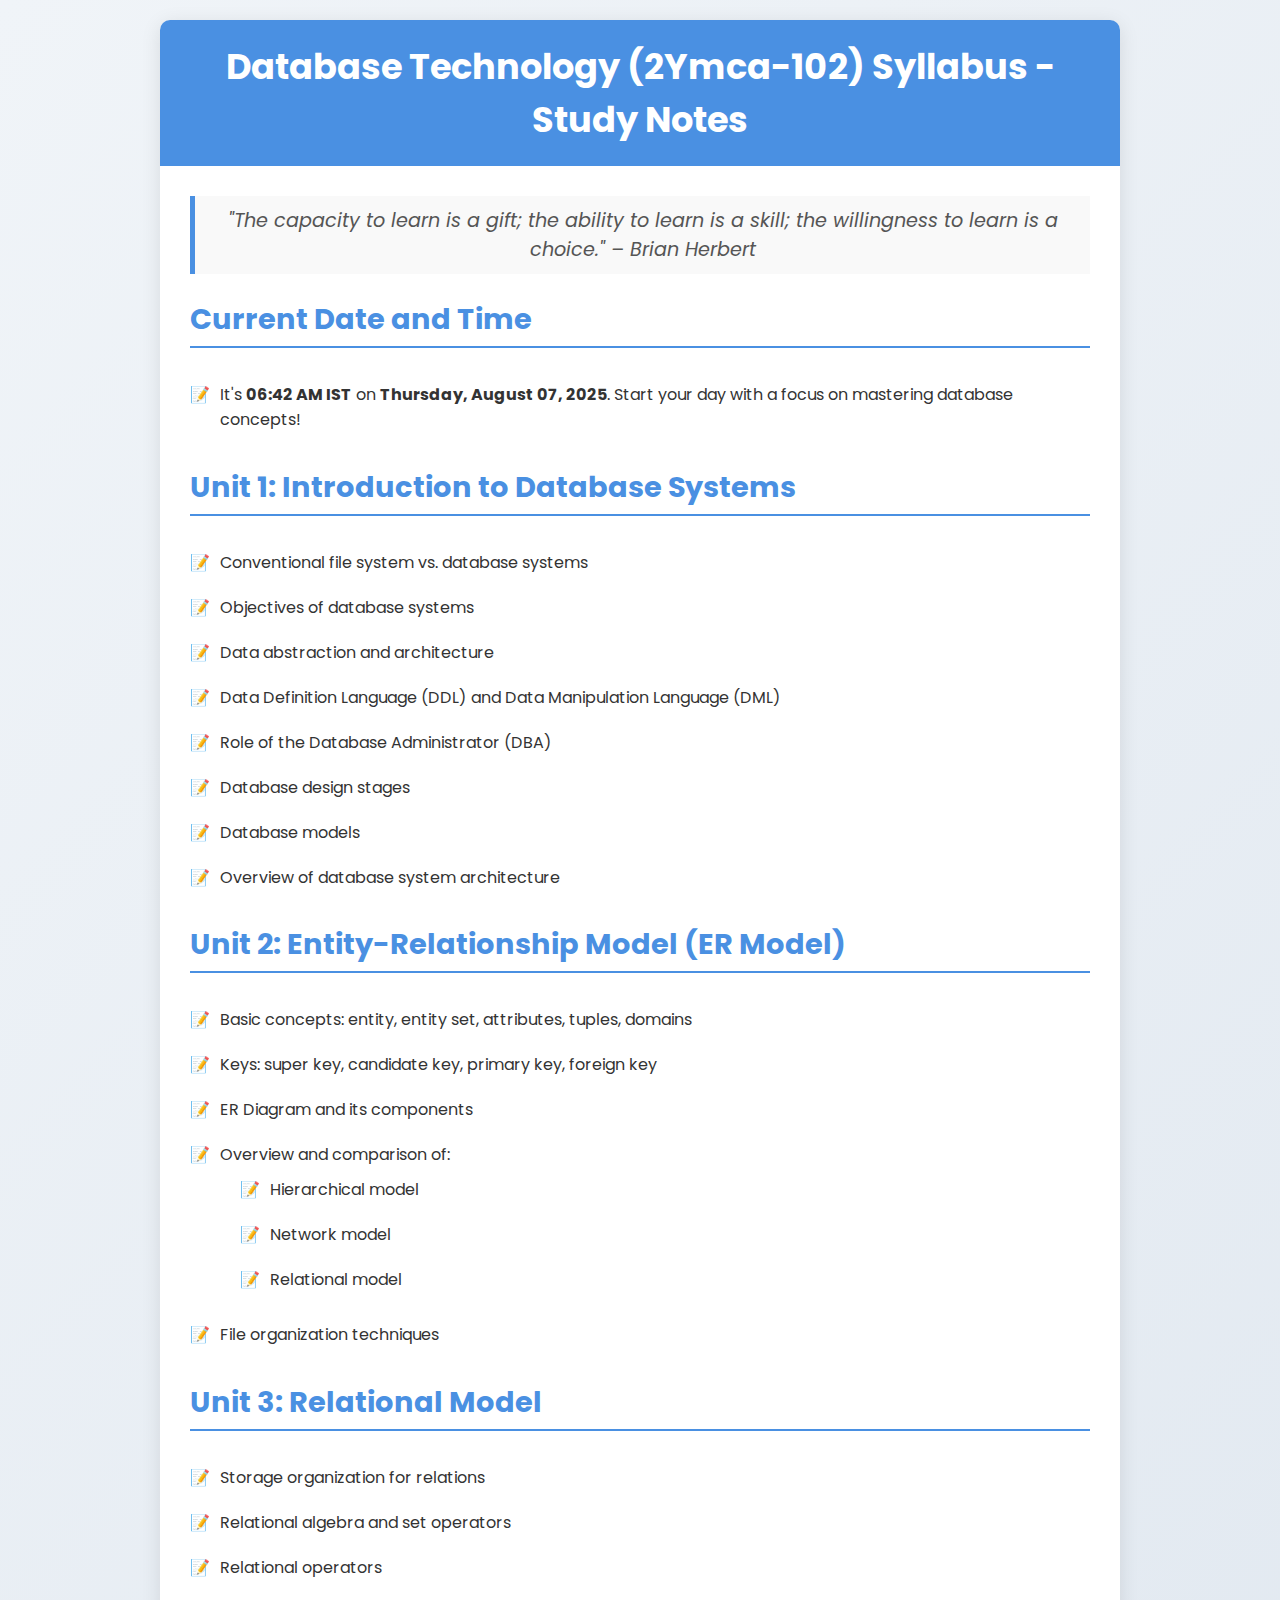
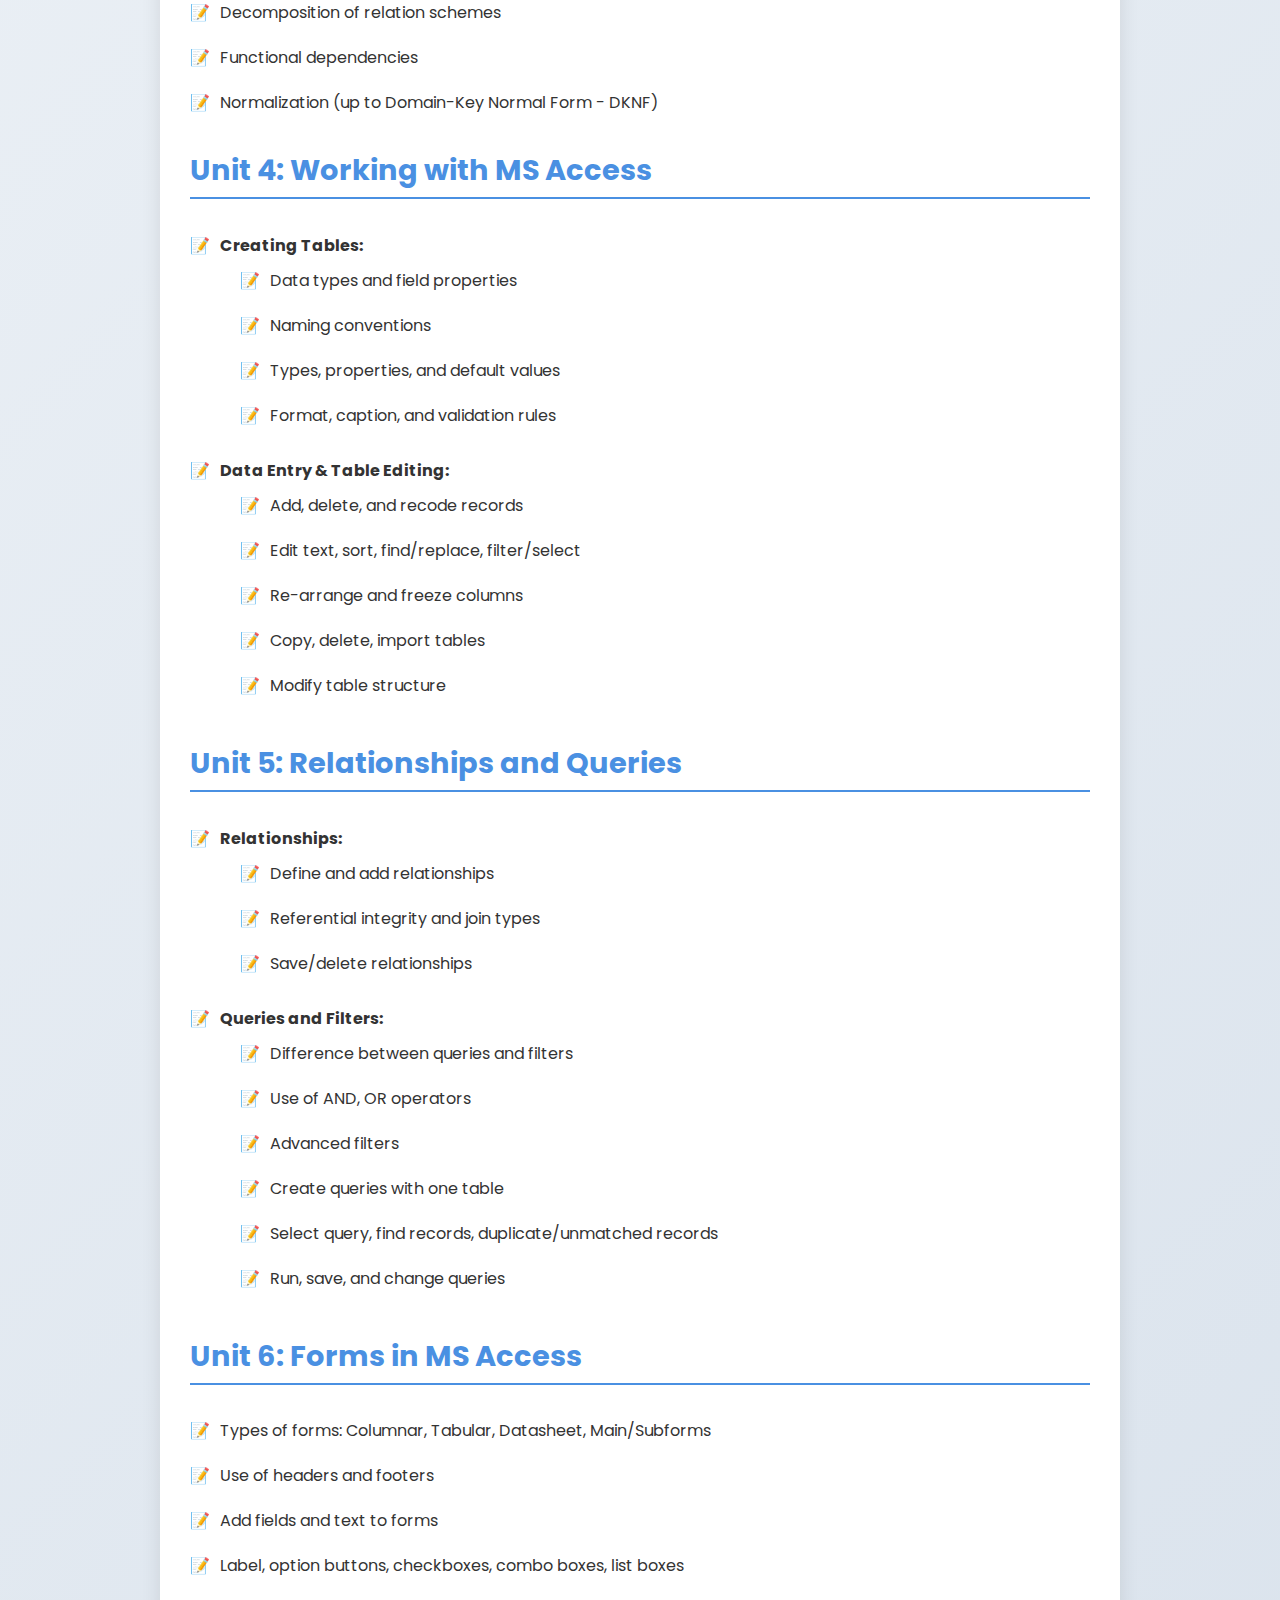
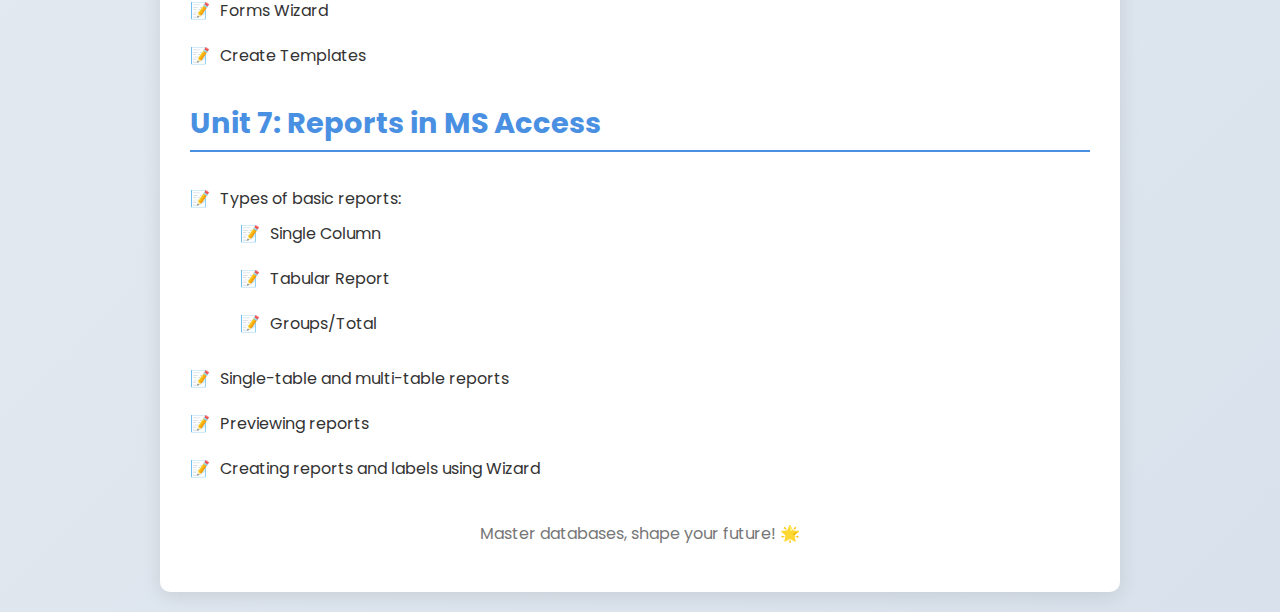
<file: Syllabus/DBMS_SYLLABUS.html>
<!DOCTYPE html>
<html lang="en">
<head>
    <meta charset="UTF-8">
    <meta name="viewport" content="width=device-width, initial-scale=1.0">
    <title>Database Technology (2Ymca-102) Syllabus - Study Notes</title>
    <link href="https://fonts.googleapis.com/css2?family=Poppins:wght@300;400;600&display=swap" rel="stylesheet">
    <style>
        body {
            font-family: 'Poppins', sans-serif;
            background: linear-gradient(135deg, #f0f4f8, #d9e2ec);
            margin: 0;
            padding: 20px;
            color: #333;
        }
        .container {
            max-width: 900px;
            margin: 0 auto;
            background: #fff;
            border-radius: 10px;
            box-shadow: 0 4px 20px rgba(0, 0, 0, 0.1);
            padding: 30px;
        }
        .header {
            text-align: center;
            background: #4a90e2;
            color: #fff;
            padding: 20px;
            border-radius: 10px 10px 0 0;
            margin: -30px -30px 30px;
        }
        .header h1 {
            margin: 0;
            font-size: 2.2em;
        }
        .quote {
            font-style: italic;
            color: #555;
            text-align: center;
            font-size: 1.2em;
            margin: 20px 0;
            padding: 10px;
            border-left: 5px solid #4a90e2;
            background: #f9f9f9;
        }
        .section {
            margin-bottom: 20px;
        }
        .section h2 {
            color: #4a90e2;
            font-size: 1.8em;
            border-bottom: 2px solid #4a90e2;
            padding-bottom: 5px;
        }
        .section ul {
            list-style: none;
            padding: 0;
        }
        .section ul li {
            padding: 10px 0;
            position: relative;
            padding-left: 30px;
        }
        .section ul li::before {
            content: "📝";
            position: absolute;
            left: 0;
            color: #4a90e2;
        }
        .footer {
            text-align: center;
            margin-top: 30px;
            color: #777;
        }
        @media (max-width: 600px) {
            .container {
                padding: 15px;
            }
            .section ul li {
                font-size: 0.9em;
            }
        }
    </style>
</head>
<body>
    <div class="container">
        <div class="header">
            <h1>Database Technology (2Ymca-102) Syllabus - Study Notes</h1>
        </div>
        <div class="quote">
            "The capacity to learn is a gift; the ability to learn is a skill; the willingness to learn is a choice." – Brian Herbert
        </div>

        <div class="section">
            <h2>Current Date and Time</h2>
            <ul>
                <li>It's <strong>06:42 AM IST</strong> on <strong>Thursday, August 07, 2025</strong>. Start your day with a focus on mastering database concepts!</li>
            </ul>
        </div>

        <div class="section">
            <h2>Unit 1: Introduction to Database Systems</h2>
            <ul>
                <li>Conventional file system vs. database systems</li>
                <li>Objectives of database systems</li>
                <li>Data abstraction and architecture</li>
                <li>Data Definition Language (DDL) and Data Manipulation Language (DML)</li>
                <li>Role of the Database Administrator (DBA)</li>
                <li>Database design stages</li>
                <li>Database models</li>
                <li>Overview of database system architecture</li>
            </ul>
        </div>

        <div class="section">
            <h2>Unit 2: Entity-Relationship Model (ER Model)</h2>
            <ul>
                <li>Basic concepts: entity, entity set, attributes, tuples, domains</li>
                <li>Keys: super key, candidate key, primary key, foreign key</li>
                <li>ER Diagram and its components</li>
                <li>Overview and comparison of:
                    <ul style="padding-left: 20px;">
                        <li>Hierarchical model</li>
                        <li>Network model</li>
                        <li>Relational model</li>
                    </ul>
                </li>
                <li>File organization techniques</li>
            </ul>
        </div>

        <div class="section">
            <h2>Unit 3: Relational Model</h2>
            <ul>
                <li>Storage organization for relations</li>
                <li>Relational algebra and set operators</li>
                <li>Relational operators</li>
                <li>Decomposition of relation schemes</li>
                <li>Functional dependencies</li>
                <li>Normalization (up to Domain-Key Normal Form - DKNF)</li>
            </ul>
        </div>

        <div class="section">
            <h2>Unit 4: Working with MS Access</h2>
            <ul>
                <li><strong>Creating Tables:</strong>
                    <ul style="padding-left: 20px;">
                        <li>Data types and field properties</li>
                        <li>Naming conventions</li>
                        <li>Types, properties, and default values</li>
                        <li>Format, caption, and validation rules</li>
                    </ul>
                </li>
                <li><strong>Data Entry & Table Editing:</strong>
                    <ul style="padding-left: 20px;">
                        <li>Add, delete, and recode records</li>
                        <li>Edit text, sort, find/replace, filter/select</li>
                        <li>Re-arrange and freeze columns</li>
                        <li>Copy, delete, import tables</li>
                        <li>Modify table structure</li>
                    </ul>
                </li>
            </ul>
        </div>

        <div class="section">
            <h2>Unit 5: Relationships and Queries</h2>
            <ul>
                <li><strong>Relationships:</strong>
                    <ul style="padding-left: 20px;">
                        <li>Define and add relationships</li>
                        <li>Referential integrity and join types</li>
                        <li>Save/delete relationships</li>
                    </ul>
                </li>
                <li><strong>Queries and Filters:</strong>
                    <ul style="padding-left: 20px;">
                        <li>Difference between queries and filters</li>
                        <li>Use of AND, OR operators</li>
                        <li>Advanced filters</li>
                        <li>Create queries with one table</li>
                        <li>Select query, find records, duplicate/unmatched records</li>
                        <li>Run, save, and change queries</li>
                    </ul>
                </li>
            </ul>
        </div>

        <div class="section">
            <h2>Unit 6: Forms in MS Access</h2>
            <ul>
                <li>Types of forms: Columnar, Tabular, Datasheet, Main/Subforms</li>
                <li>Use of headers and footers</li>
                <li>Add fields and text to forms</li>
                <li>Label, option buttons, checkboxes, combo boxes, list boxes</li>
                <li>Forms Wizard</li>
                <li>Create Templates</li>
            </ul>
        </div>

        <div class="section">
            <h2>Unit 7: Reports in MS Access</h2>
            <ul>
                <li>Types of basic reports:
                    <ul style="padding-left: 20px;">
                        <li>Single Column</li>
                        <li>Tabular Report</li>
                        <li>Groups/Total</li>
                    </ul>
                </li>
                <li>Single-table and multi-table reports</li>
                <li>Previewing reports</li>
                <li>Creating reports and labels using Wizard</li>
            </ul>
        </div>

        <div class="footer">
            <p>Master databases, shape your future! 🌟</p>
        </div>
    </div>
</body>
</html>
</file>
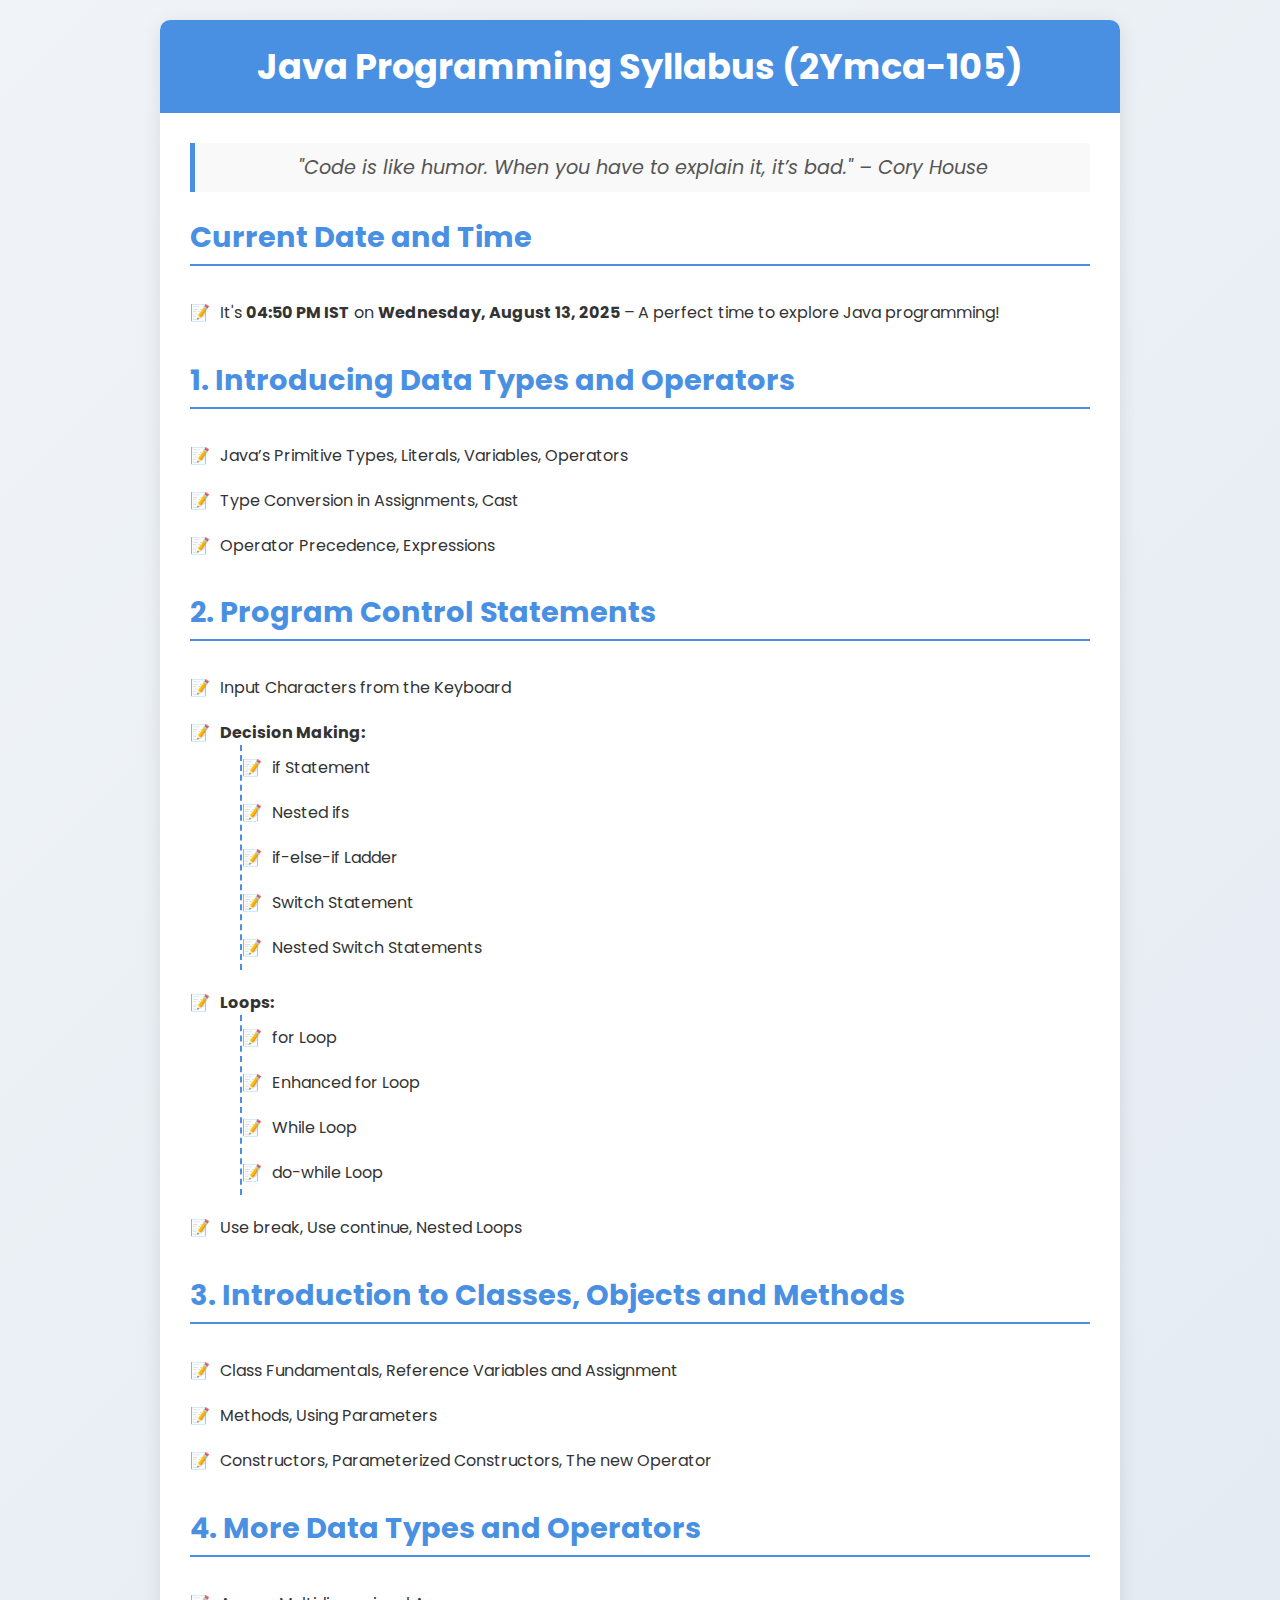
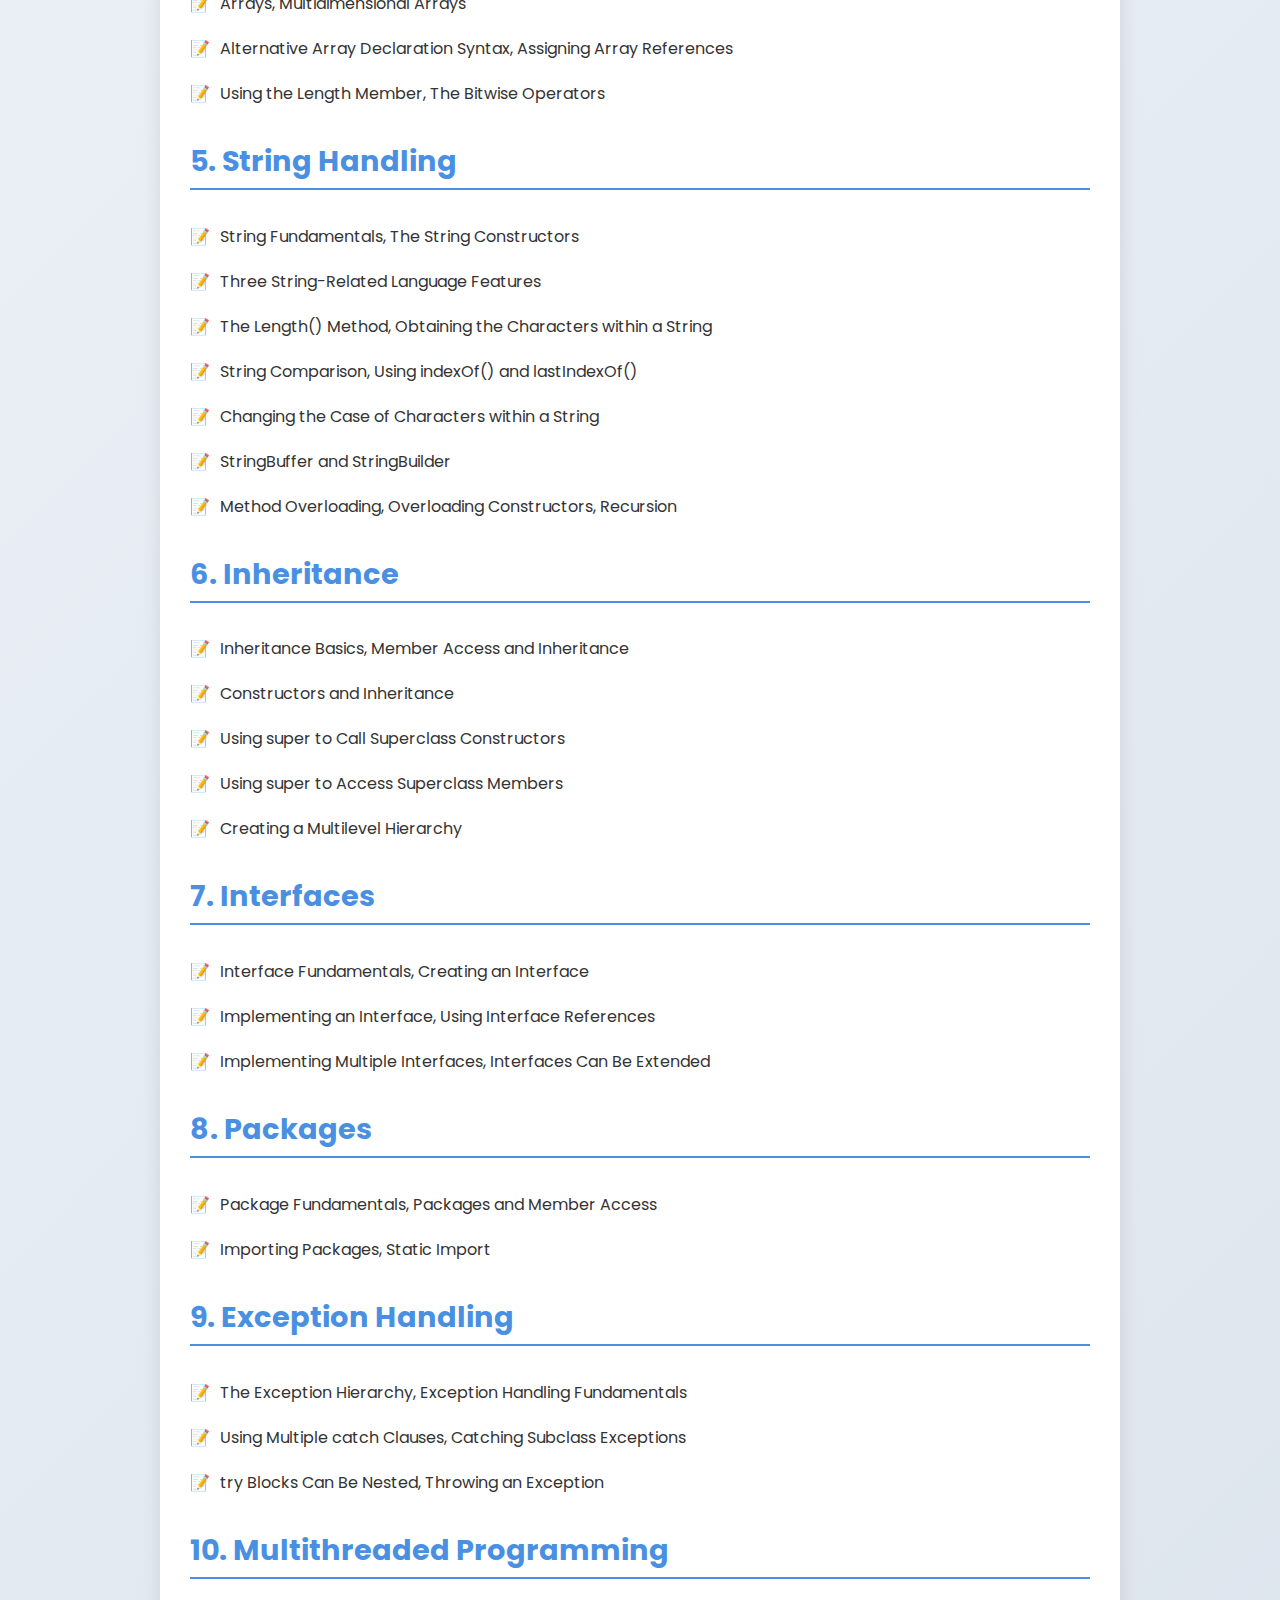
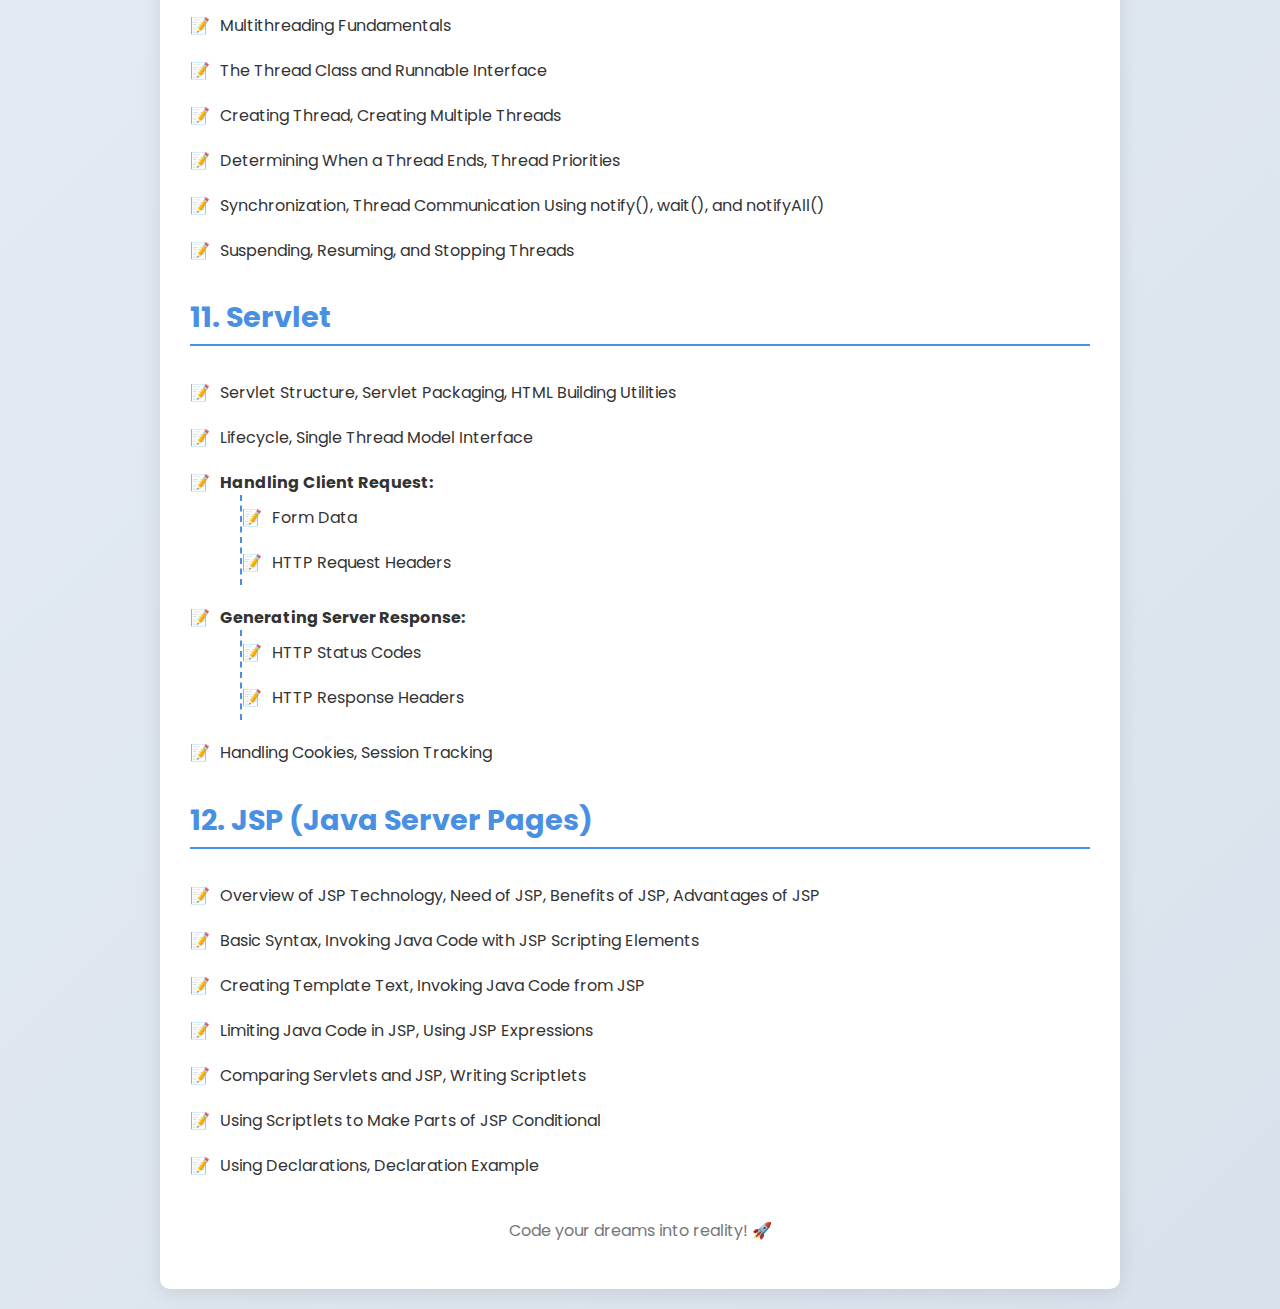
<file: Syllabus/java.html>
<!DOCTYPE html>
<html lang="en">
<head>
    <meta charset="UTF-8">
    <meta name="viewport" content="width=device-width, initial-scale=1.0">
    <title>Java Programming Syllabus (2Ymca-105)</title>
    <link href="https://fonts.googleapis.com/css2?family=Poppins:wght@300;400;600&display=swap" rel="stylesheet">
    <style>
        body {
            font-family: 'Poppins', sans-serif;
            background: linear-gradient(135deg, #f0f4f8, #d9e2ec);
            margin: 0;
            padding: 20px;
            color: #333;
        }
        .container {
            max-width: 900px;
            margin: 0 auto;
            background: #fff;
            border-radius: 10px;
            box-shadow: 0 4px 20px rgba(0, 0, 0, 0.1);
            padding: 30px;
        }
        .header {
            text-align: center;
            background: #4a90e2;
            color: #fff;
            padding: 20px;
            border-radius: 10px 10px 0 0;
            margin: -30px -30px 30px;
        }
        .header h1 {
            margin: 0;
            font-size: 2.2em;
        }
        .quote {
            font-style: italic;
            color: #555;
            text-align: center;
            font-size: 1.2em;
            margin: 20px 0;
            padding: 10px;
            border-left: 5px solid #4a90e2;
            background: #f9f9f9;
        }
        .section {
            margin-bottom: 20px;
        }
        .section h2 {
            color: #4a90e2;
            font-size: 1.8em;
            border-bottom: 2px solid #4a90e2;
            padding-bottom: 5px;
        }
        .section ul {
            list-style: none;
            padding: 0;
        }
        .section ul li {
            padding: 10px 0;
            position: relative;
            padding-left: 30px;
        }
        .section ul li::before {
            content: "📝";
            position: absolute;
            left: 0;
            color: #4a90e2;
        }
        .subsection {
            margin-left: 20px;
            padding-left: 10px;
            border-left: 2px dashed #4a90e2;
        }
        .footer {
            text-align: center;
            margin-top: 30px;
            color: #777;
        }
        @media (max-width: 600px) {
            .container {
                padding: 15px;
            }
            .section h2 {
                font-size: 1.6em;
            }
            .section ul li {
                font-size: 0.9em;
            }
        }
    </style>
</head>
<body>
    <div class="container">
        <div class="header">
            <h1>Java Programming Syllabus (2Ymca-105)</h1>
        </div>
        <div class="quote">
            "Code is like humor. When you have to explain it, it’s bad." – Cory House
        </div>

        <div class="section">
            <h2>Current Date and Time</h2>
            <ul>
                <li>It's <strong>04:50 PM IST</strong> on <strong>Wednesday, August 13, 2025</strong> – A perfect time to explore Java programming!</li>
            </ul>
        </div>

        <div class="section">
            <h2>1. Introducing Data Types and Operators</h2>
            <ul>
                <li>Java’s Primitive Types, Literals, Variables, Operators</li>
                <li>Type Conversion in Assignments, Cast</li>
                <li>Operator Precedence, Expressions</li>
            </ul>
        </div>

        <div class="section">
            <h2>2. Program Control Statements</h2>
            <ul>
                <li>Input Characters from the Keyboard</li>
                <li><strong>Decision Making:</strong>
                    <ul class="subsection">
                        <li>if Statement</li>
                        <li>Nested ifs</li>
                        <li>if-else-if Ladder</li>
                        <li>Switch Statement</li>
                        <li>Nested Switch Statements</li>
                    </ul>
                </li>
                <li><strong>Loops:</strong>
                    <ul class="subsection">
                        <li>for Loop</li>
                        <li>Enhanced for Loop</li>
                        <li>While Loop</li>
                        <li>do-while Loop</li>
                    </ul>
                </li>
                <li>Use break, Use continue, Nested Loops</li>
            </ul>
        </div>

        <div class="section">
            <h2>3. Introduction to Classes, Objects and Methods</h2>
            <ul>
                <li>Class Fundamentals, Reference Variables and Assignment</li>
                <li>Methods, Using Parameters</li>
                <li>Constructors, Parameterized Constructors, The new Operator</li>
            </ul>
        </div>

        <div class="section">
            <h2>4. More Data Types and Operators</h2>
            <ul>
                <li>Arrays, Multidimensional Arrays</li>
                <li>Alternative Array Declaration Syntax, Assigning Array References</li>
                <li>Using the Length Member, The Bitwise Operators</li>
            </ul>
        </div>

        <div class="section">
            <h2>5. String Handling</h2>
            <ul>
                <li>String Fundamentals, The String Constructors</li>
                <li>Three String-Related Language Features</li>
                <li>The Length() Method, Obtaining the Characters within a String</li>
                <li>String Comparison, Using indexOf() and lastIndexOf()</li>
                <li>Changing the Case of Characters within a String</li>
                <li>StringBuffer and StringBuilder</li>
                <li>Method Overloading, Overloading Constructors, Recursion</li>
            </ul>
        </div>

        <div class="section">
            <h2>6. Inheritance</h2>
            <ul>
                <li>Inheritance Basics, Member Access and Inheritance</li>
                <li>Constructors and Inheritance</li>
                <li>Using super to Call Superclass Constructors</li>
                <li>Using super to Access Superclass Members</li>
                <li>Creating a Multilevel Hierarchy</li>
            </ul>
        </div>

        <div class="section">
            <h2>7. Interfaces</h2>
            <ul>
                <li>Interface Fundamentals, Creating an Interface</li>
                <li>Implementing an Interface, Using Interface References</li>
                <li>Implementing Multiple Interfaces, Interfaces Can Be Extended</li>
            </ul>
        </div>

        <div class="section">
            <h2>8. Packages</h2>
            <ul>
                <li>Package Fundamentals, Packages and Member Access</li>
                <li>Importing Packages, Static Import</li>
            </ul>
        </div>

        <div class="section">
            <h2>9. Exception Handling</h2>
            <ul>
                <li>The Exception Hierarchy, Exception Handling Fundamentals</li>
                <li>Using Multiple catch Clauses, Catching Subclass Exceptions</li>
                <li>try Blocks Can Be Nested, Throwing an Exception</li>
            </ul>
        </div>

        <div class="section">
            <h2>10. Multithreaded Programming</h2>
            <ul>
                <li>Multithreading Fundamentals</li>
                <li>The Thread Class and Runnable Interface</li>
                <li>Creating Thread, Creating Multiple Threads</li>
                <li>Determining When a Thread Ends, Thread Priorities</li>
                <li>Synchronization, Thread Communication Using notify(), wait(), and notifyAll()</li>
                <li>Suspending, Resuming, and Stopping Threads</li>
            </ul>
        </div>

        <div class="section">
            <h2>11. Servlet</h2>
            <ul>
                <li>Servlet Structure, Servlet Packaging, HTML Building Utilities</li>
                <li>Lifecycle, Single Thread Model Interface</li>
                <li><strong>Handling Client Request:</strong>
                    <ul class="subsection">
                        <li>Form Data</li>
                        <li>HTTP Request Headers</li>
                    </ul>
                </li>
                <li><strong>Generating Server Response:</strong>
                    <ul class="subsection">
                        <li>HTTP Status Codes</li>
                        <li>HTTP Response Headers</li>
                    </ul>
                </li>
                <li>Handling Cookies, Session Tracking</li>
            </ul>
        </div>

        <div class="section">
            <h2>12. JSP (Java Server Pages)</h2>
            <ul>
                <li>Overview of JSP Technology, Need of JSP, Benefits of JSP, Advantages of JSP</li>
                <li>Basic Syntax, Invoking Java Code with JSP Scripting Elements</li>
                <li>Creating Template Text, Invoking Java Code from JSP</li>
                <li>Limiting Java Code in JSP, Using JSP Expressions</li>
                <li>Comparing Servlets and JSP, Writing Scriptlets</li>
                <li>Using Scriptlets to Make Parts of JSP Conditional</li>
                <li>Using Declarations, Declaration Example</li>
            </ul>
        </div>

        <div class="footer">
            <p>Code your dreams into reality! 🚀</p>
        </div>
    </div>
</body>
</html>
</file>
<file: style.css>
* {
    margin: 0;
    padding: 0;
    box-sizing: border-box;
}

body {
    font-family: Arial, sans-serif;
    line-height: 1.6;
    background-color: #f4f4f4;
    color: #333;
}

header {
    background-color: #2c3e50;
    color: white;
    padding: 1rem;
    text-align: center;
}

header h1 {
    margin: 0;
}

.back-link {
    color: #3498db;
    text-decoration: none;
    position: absolute;
    left: 1rem;
    top: 1rem;
}

.back-link:hover {
    text-decoration: underline;
}

main {
    max-width: 1200px;
    margin: 2rem auto;
    padding: 0 1rem;
}

.subject-grid, .notes-grid {
    display: grid;
    grid-template-columns: repeat(auto-fit, minmax(200px, 1fr));
    gap: 1rem;
}

.subject-card, .note-card {
    background-color: white;
    padding: 1.5rem;
    text-align: center;
    text-decoration: none;
    color: #2c3e50;
    border-radius: 5px;
    box-shadow: 0 2px 5px rgba(0, 0, 0, 0.1);
    transition: transform 0.2s;
}

.subject-card:hover, .note-card:hover {
    transform: translateY(-5px);
}

.note-content {
    margin: 2rem;
    padding: 1rem;
    background-color: white;
    border-radius: 5px;
    box-shadow: 0 2px 5px rgba(0, 0, 0, 0.1);
}

@media (max-width: 600px) {
    .subject-grid, .notes-grid {
        grid-template-columns: 1fr;
    }

}
</file>
